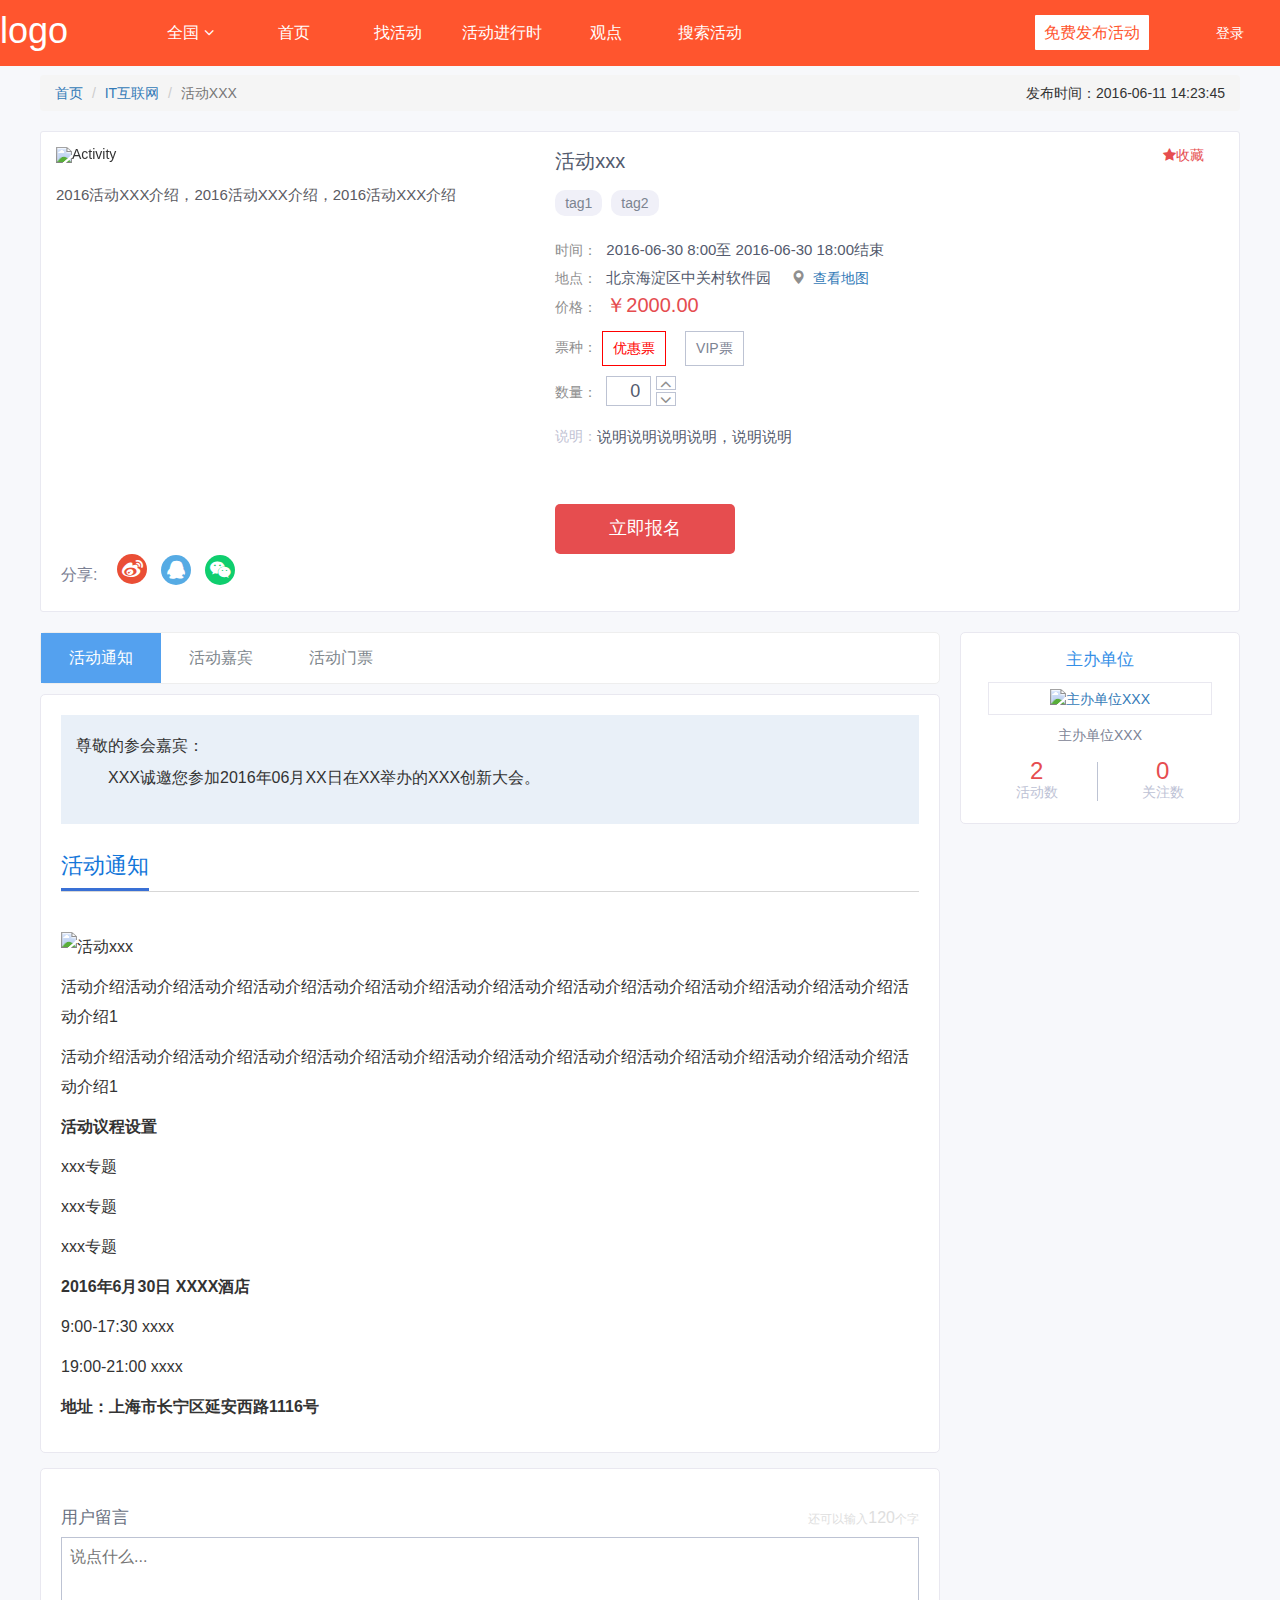
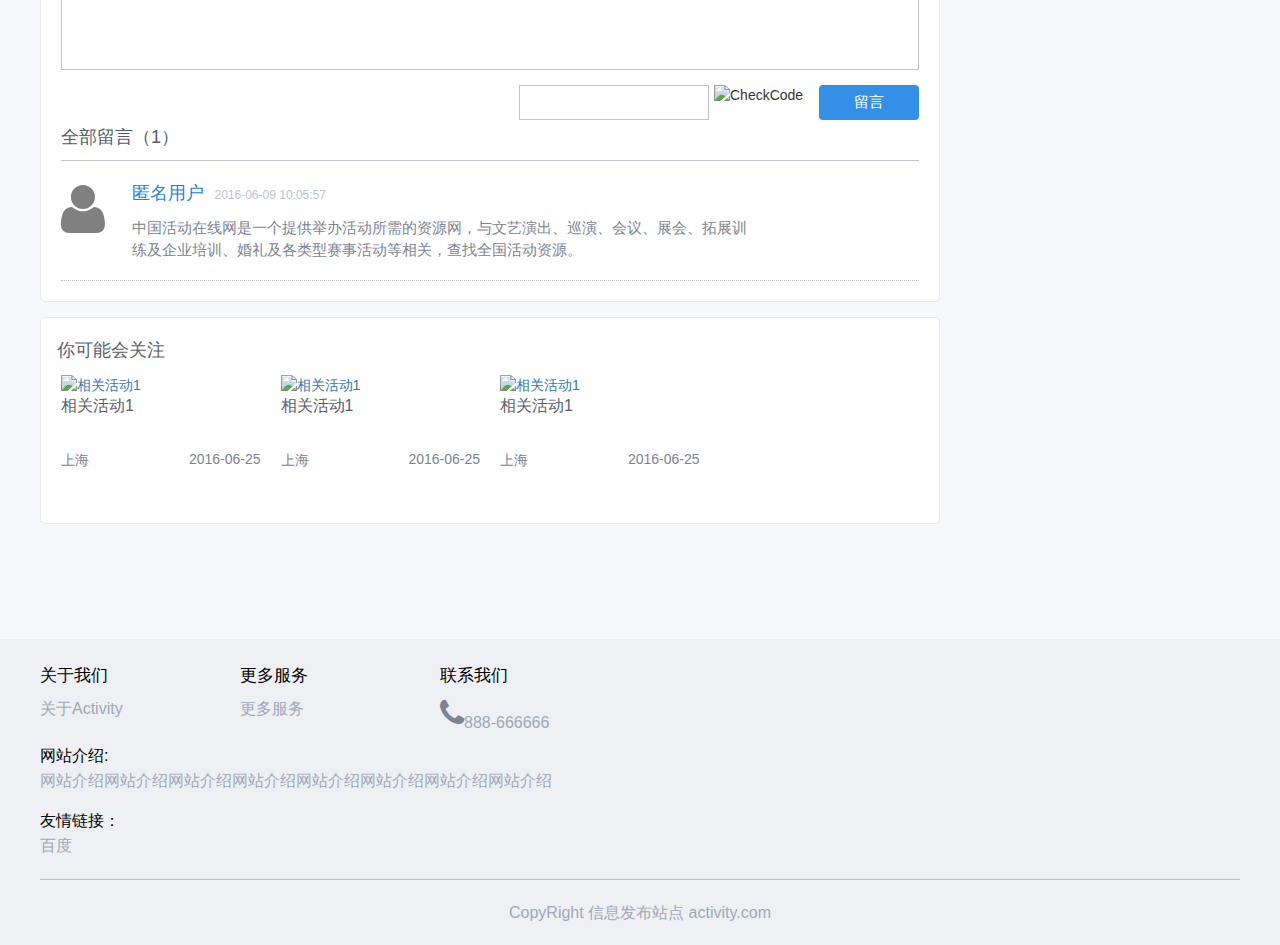
<file: WebContent/activity_detail.html>
<!DOCTYPE html>
<html lang="zh-Hans">
  <head>
    <title>首页</title>
    <meta charset="utf-8">
    <meta name="viewport" content="width=device-width, initial-scale=1">
    
     <!-- <link rel="stylesheet" href="http://maxcdn.bootstrapcdn.com/bootstrap/3.3.6/css/bootstrap.min.css">
    <script src="https://ajax.googleapis.com/ajax/libs/jquery/1.12.2/jquery.min.js"></script>
    <script src="http://maxcdn.bootstrapcdn.com/bootstrap/3.3.6/js/bootstrap.min.js"></script> -->
	<link href="./static/css/bootstrap.min.css" rel="stylesheet" />
	<link href="./static/css/font-awesome.min.css" rel="stylesheet">
	<link rel="stylesheet" href="./static/css/base.css">
	<link rel="stylesheet" href="./static/css/detail_activity.css"/>
	<script src="./static/js/com.js"></script>
  </head>
  <body>

    <script>util.topnav();</script>

	<div class="container content">
		<ol class="breadcrumb">
			<li><a href="index.html">首页</a></li>
			<li><a href="./find_activity.html">IT互联网</a></li>
			<li class="active">活动XXX</li>
			<span style="float: right;">发布时间：2016-06-11 14:23:45</span>
		</ol>
		<div class="activity_detail">

			<span class="collect"><span class="fa fa-star"></span>收藏</span>

			<div class="col-sm-5 col-xs-5 main_img">
				<div id="carousel_top" class="carousel slide" data-ride="">
					<div class="carousel-inner" role="listbox">
						<div class="item active">
							<img src="http://placehold.it/640x400?text=Activity" alt="Activity" />
						</div>

					</div>
				</div>
				<p title="2016活动，2016活动，2016活动">2016活动XXX介绍，2016活动XXX介绍，2016活动XXX介绍</p>
			</div>
			<div class="col-sm-7 col-xs-7 activity_price">
				<h1>
					<a >活动xxx</a>
				</h1>
				<p class="activity_tags">

					<a href="">tag1</a>
					<a href="">tag2</a>


				</p>
				<p class="activity_message">
					<span>时间：</span>
					2016-06-30 8:00至 2016-06-30 18:00结束
					<!--<span class="dead">(2016-06-15报名截止)</span>-->
					<br />
					<span>地点：</span>
					<font>北京海淀区中关村软件园‎ </font>
					<span class="map">
						<span class="glyphicon glyphicon-map-marker"></span>
						<a onclick="Map('北京海淀区中关村软件园‎ ‎  上海龙之梦大酒店')">查看地图</a>
					</span>
					<br />
					<span>价格：</span>
					<b class="price">￥2000.00</b> <br />
					<span style="float: left; margin-top: 13px">票种：</span>
					<span style="display: inline-block; width: 80%">
						<span class="ticket active" data-price="2000">优惠票</span>
						<span class="ticket" data-price="2300">VIP票</span>
					</span>
					<br />
					<span>数量：</span>
					<input id="number" type="text" value="0" />
					<span class="change_num">
						<span class="add fa fa-angle-up"></span>
						<span class="sub fa fa-angle-down"></span>
					</span>
					<br />
				</p>
				<p class="return ">
					<span style="color: #BFC2D3">说明：</span> <span
						style="width: 89%; font-size: 15px; min-height: 63px;" class='explain'> 说明说明说明说明，说明说明 </span>
				</p>

				<button type="button" id="apply">立即报名</button>

			</div>
			<div class="bdsharebuttonbox">
				<span style="line-height: 2.6;margin-left:20px">分享:</span>
				<a href="#" class="bds_tsina fa fa-weibo" data-cmd="tsina" title="分享到新浪微博"></a>
				<a href="#" class="bds_sqq fa fa-qq" data-cmd="sqq" title="分享到QQ好友"></a>
				<a href="#" class="bds_weixin fa fa-weixin" data-cmd="weixin" title="分享到微信"></a>
			</div>
		</div>
		
		<div class="activity_content">
			<div class="col-sm-9 col-xs-9 activity_left">
				<ul class="title">
					<li><span data-plne="meeting_1">活动通知</span></li>
					<li><span data-plne="meeting_2">活动嘉宾</span></li>
					<li><span data-plne="meeting_3">活动门票</span></li>

				</ul>
				
				<div class="event">
                    <div class="invitation">
                        尊敬的参会嘉宾：<br/>
                        <p class="share_text"style="text-indent: 2em">XXX诚邀您参加2016年06月XX日在XX举办的XXX创新大会。</p>
                        <p class="text-right" style="margin: 15px 0 0">
                    </div>
                    
                    <div class="meetingBgs"  id="meeting_1">
                        <div class="meetingBgs_name">
                            <h3>活动通知</h3>
                        </div>
						<div class="meeting_content">
							<p>
								<img alt="" src="http://placehold.it/673x336" />
							</p>

							<p>
								活动介绍活动介绍活动介绍活动介绍活动介绍活动介绍活动介绍活动介绍活动介绍活动介绍活动介绍活动介绍活动介绍活动介绍1
							</p>
							<p>
								活动介绍活动介绍活动介绍活动介绍活动介绍活动介绍活动介绍活动介绍活动介绍活动介绍活动介绍活动介绍活动介绍活动介绍1
							</p>


							<p>
								<strong>活动议程设置</strong>
							</p>

							<p>xxx专题</p><p>xxx专题</p><p>xxx专题</p>


							<p>
								<strong>2016年6月30日 XXXX酒店</strong>
							</p>

							<p>9:00-17:30 xxxx</p>

							<p>19:00-21:00 xxxx</p>

							<p>
								<strong>地址：上海市长宁区延安西路1116号</strong>
							</p>
						</div>


						
					</div>
					
					<div class="meetingBgs" style="display: none" id="meeting_2">
                        <div class="meetingBgs_name" >
                            <h3>活动嘉宾</h3>
                        </div>
						<div class="meeting_content">
							<div class="gues_mes">
                                <div class="gues_pic">
                                    
                                    <img alt="嘉宾" src=http://placehold.it/250x250 />
                                                                    
                                </div>
                                <p>嘉宾</p>
                                <p class="gues_company">嘉宾公司</p>
                                <p class="gues_job">CEO</p>
                            </div>
                            <div class="gues_mes">
                                <div class="gues_pic">
                                    
                                    <img alt="嘉宾" src=http://placehold.it/250x250 />
                                                                    
                                </div>
                                <p>嘉宾</p>
                                <p class="gues_company">嘉宾公司</p>
                                <p class="gues_job">CEO</p>
                            </div>
                            <div class="gues_mes">
                                <div class="gues_pic">
                                    
                                    <img alt="嘉宾" src=http://placehold.it/250x250 />
                                                                    
                                </div>
                                <p>嘉宾</p>
                                <p class="gues_company">嘉宾公司</p>
                                <p class="gues_job">CEO</p>
                            </div>
							
						</div>
					</div>
					
					<div class="meetingBgs" style="display: none" id="meeting_3">
                        <div class="meetingBgs_name" >
                            <h3>活动门票</h3>
                        </div>
						<div class="meeting_content">
							<p>
								<strong>优惠票：</strong>优惠票（原价2888元） ￥2000.00 - 报名期：5/15 09:00~/6/15 23:00 说明：高峰论坛、展览互动区
								、颁奖典礼、茶歇、资料速递
							</p>

							<p>
								<strong>VIP票：</strong>优惠价（原价3888元） ￥2700.00 - 报名期：5/15 09:00~/6/15 23:00 说明：高峰论坛、展览互动区
								、颁奖典礼、茶歇&amp;午餐、资料速递、前排就座
							</p>

							<p>
								<strong>双人票：</strong>优惠价（原价4600元） ￥3200.00 - 报名期：5/15 09:00~/6/15 23:00 说明：高峰论坛、展览互动区
								、颁奖典礼、茶歇、资料速递
							</p>

							
						</div>
					</div>
				</div><!--  end event-->
				<!-- user message -->
				<div class="user_message">
                    <h3>用户留言
                        <!--快速登录：<a class="wx" href="">微信</a><a class="weibo" href="">微博</a><a class="QQ" href="">QQ</a></span>-->
                        <span style="float: right;color: #DEDEDE;">还可以输入<font id="info" style="font-size: 16px">120</font>个字</span>
                    </h3>
                    <form class="publish" style="width: 100%;">
                        <div id="result" style="display: none;"></div>
                        <textarea class="emotion" rows="5" placeholder="说点什么..." ></textarea><br />
                        <input class="analytic" type="button" value="留言" />
                        <img  width="100" onclick="this.setAttribute('src','/get_check_code_image/?nocache='+Math.random());" src="http://placehold.it/100x35" alt="CheckCode" id="cap_img">
                        <input  type="text" id="code" />
                    </form>
                    <p class="all_message">全部留言（1）</p>
                    <div id="all_messages">
                        
                        <div class="message">
                            <div class="message1 col-sm-12 col-xs-12">
                                <div style="padding:0;" class="col-sm-1 col-xs-1">
                                    <span class="fa fa-user fa-4x" style="color:grey"></span>
                                    
                                </div>
                                <div  class="col-sm-11 col-xs-11 words">
                                    <p><span>匿名用户</span>2016-06-09 10:05:57</p>
                                    <p style="width: 80%;"> 中国活动在线网是一个提供举办活动所需的资源网，与文艺演出、巡演、会议、展会、拓展训练及企业培训、婚礼及各类型赛事活动等相关，查找全国活动资源。</p>
                                    <p>
                                    
                                    </p>
                                </div>
                            </div>
                        </div>
                        

                        </div>
                    <!--//验证码-->
                    <!--<div class="model" style="position:absolute;width: 300px;height: 200px;background: #7a7a7a">-->
                    <!--</div>-->
                    <!-- -->
                </div><!-- end message -->
				<div class="related_activity">
                    <p>你可能会关注</p>
                    
                    <div class="col-sm-3 col-xs-3">
                        <a href="#" target="_blank">
                            
                            <img width="100%" src="http://placehold.it/640x400?text=Activity" alt="相关活动1"/>
                            
                        </a>
                        <p><a style="color: #5A6070;" href="#" target="_blank">相关活动1</a></p>
                        <p><span>上海</span><span style="float: right">2016-06-25</span></p>
                    </div>
                    
                    <div class="col-sm-3 col-xs-3">
                        <a href="#" target="_blank">
                            
                            <img width="100%" src="http://placehold.it/640x400?text=Activity" alt="相关活动1"/>
                            
                        </a>
                        <p><a style="color: #5A6070;" href="#" target="_blank">相关活动1</a></p>
                        <p><span>上海</span><span style="float: right">2016-06-25</span></p>
                    </div>
                    <div class="col-sm-3 col-xs-3">
                        <a href="#" target="_blank">
                            
                            <img width="100%" src="http://placehold.it/640x400?text=Activity" alt="相关活动1"/>
                            
                        </a>
                        <p><a style="color: #5A6070;" href="#" target="_blank">相关活动1</a></p>
                        <p><span>上海</span><span style="float: right">2016-06-25</span></p>
                    </div>
                    
                    
                    
                </div>
				<!-- end 相关活动 -->
				
				
			</div>
			<!-- END LEFT -->
			<div class="col-sm-3 col-xs-3 activity_right">
				<div class="right_child" style="float: left">
					<div class="activity_share text-center" style="padding:15px;">
                        <p style="border: none;line-height: 24px">主办单位</p>
                        
                        
                        <div class="logo"><a target="_blank"  href="./sponsor_detail.html">
                            
                            <img height="40" src="http://placehold.it/300x120" alt="主办单位XXX"/></a>
                            
                        </div>
                        <p class="sponsor_des">主办单位XXX</p>
                        <span class="attention" style="border-right: 1px solid #BDC3D3"><font>2</font><br/>活动数</span>
                        <span class="attention"><font>0</font><br/>关注数</span>
                        
                        
                    </div>
					
				</div>
			
			</div><!-- END RIGHT -->
		</div>
	</div><!-- end container -->
	<div id="myAlert" class="alert alert-success alert_msg" style="">
	   <a href="#" class="close" >&times;</a>
	   <strong>收藏成功！</strong>
	</div>
	
	<!-- footer html template -->
	<script type="text/javascript">
		util.footerhtml()
	</script>

	<script src="./static/js/jquery-1.12.4.min.js"></script>
	<script src="./static/js/bootstrap.min.js"></script>
	<script src="./static/js/jquery.lazyload.min.js"></script>
	<script src="./static/js/detail_activity.js"></script>
</body>
</html>
</file>
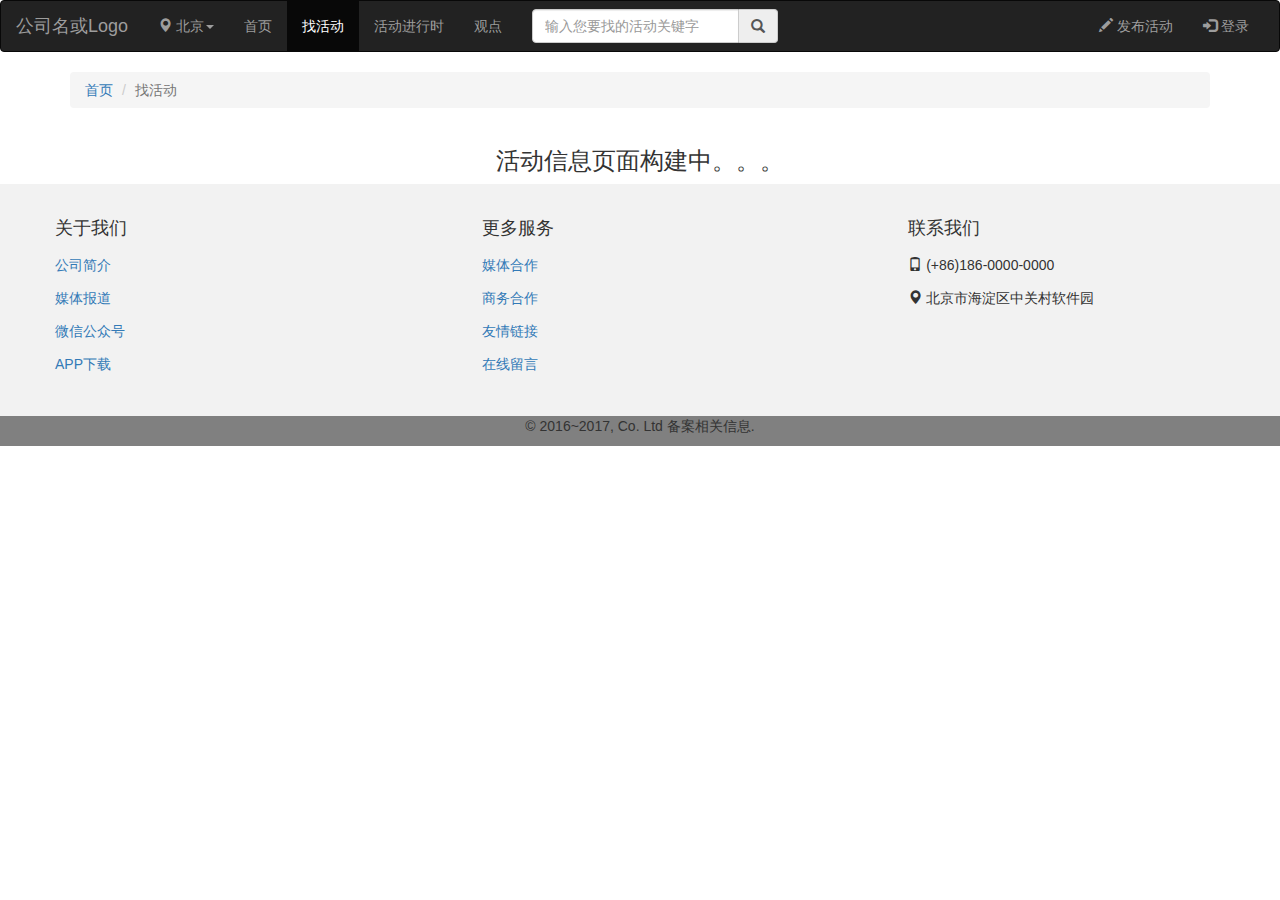
<file: WebContent/activity_list.html>
<!DOCTYPE html>
<html lang="zh-Hans">
  <head>
    <title>首页</title>
    <meta charset="utf-8">
    <meta name="viewport" content="width=device-width, initial-scale=1">
    
    <link rel="stylesheet" href="http://maxcdn.bootstrapcdn.com/bootstrap/3.3.6/css/bootstrap.min.css">
    <script src="https://ajax.googleapis.com/ajax/libs/jquery/1.12.2/jquery.min.js"></script>
    <script src="http://maxcdn.bootstrapcdn.com/bootstrap/3.3.6/js/bootstrap.min.js"></script>
    
	<!--
    <link rel="stylesheet" href="../css/bootstrap.min.css">
    <script src="../jquery.min.js"></script>
    <script src="../js/bootstrap.min.js"></script>
	-->
    <style>
      /* Add a gray background  color and some padding to the footer */
      footer {
        background-color: #f2f2f2;
        padding: 25px;
      }

      footer ul li {
        list-style: none;
        line-height: 33px;
        cursor: pointer;
      }

      .carousel-inner img {
        width: 100%; /* Set width to 100% */
        min-height: 200px;
      }

      .activity h3  {
        display: inline;
      }

      .activity h4  {
        display: inline;
      }

      .activity-hr {
        margin-top: 0px;
      }

      /* Hide the carousel text when the screen is less than 600 pixels wide */
      @media (max-width: 600px) {
        .carousel-caption {
          display: none; 
        }
      }
    </style>
  </head>
  <body>

    <nav class="navbar navbar-inverse">
    <div class="container-fluid">
      <div class="navbar-header">
        <button type="button" class="navbar-toggle" data-toggle="collapse" data-target="#myNavbar">
          <span class="icon-bar"></span>
          <span class="icon-bar"></span>
          <span class="icon-bar"></span>                        
        </button>
        <a class="navbar-brand" href="#">公司名或Logo</a>
      </div>
      <div class="collapse navbar-collapse" id="myNavbar">
        <ul class="nav navbar-nav">
          <li class="dropdown">
          <a class="dropdown-toggle" data-toggle="dropdown" href=“#”><span class="glyphicon glyphicon-map-marker"></span> 北京<span class="caret"></span></a>
          <ul class="dropdown-menu">
            <li><a href="#">上海</a></li>
            <li><a href="#">成都</a></li>
            <li><a href="#">深圳</a></li>
            <li><a href="#">武汉</a></li>
            <li class="divider"></li>
            <li><a href="cities.html" target="_blank">更多&gt;&gt;</a></li>
          </ul>
          </li>
          <li><a href="index.html">首页</a></li>
          <li class="active"><a href="activities.html">找活动</a></li>
          <li><a href="ongoing.html">活动进行时</a></li>
          <li><a href="views.html">观点</a></li>
        </ul>
        <form class="navbar-form navbar-left" role="search">
          <div class="input-group">
            <input type="text" class="form-control" placeholder="输入您要找的活动关键字">
            <a class="btn input-group-addon" href="search.html" type="submit"><span class="glyphicon glyphicon-search"></span></a>
          </div>

        </form>
        <ul class="nav navbar-nav navbar-right">
          <li><a href="posts.html"><span class="glyphicon glyphicon-pencil"></span> 发布活动</a></li>
          <li><a href="#"><span class="glyphicon glyphicon-log-in"></span> 登录</a></li>
        </ul>
      </div>
    </div>
    </nav>

    <div class="container">
      <ol class="breadcrumb">
        <li><a href="index.html">首页</a></li>
        <li class="active">找活动</li>
      </ol>
    </div>
    <div class="row text-center">
      <h3>活动信息页面构建中。。。</h3>
    </div>


    <!--
    <footer class="container-fluid text-center">
    <div class="col-sm-2 col-xs-2">
      <ul>
        <li class="title"><h4>关于我们</h4></li>
        <li><a href="#" rel="nofollow">公司简介</a></li>
        <li><a href="#" rel="nofollow">媒体报道</a></li>
        <li><a href="#" rel="nofollow">微信公众号</a></li>
        <li><a href="#" rel="nofollow">APP下载</a></li>
      </ul>
    </div>
    <div class="col-sm-2 col-xs-2">
      <ul>
        <li class="title"><h4>更多服务</h4></li>
        <li><a href="#" target="_blank" rel="nofollow">媒体合作</a></li>
        <li><a href="#" target="_blank" rel="nofollow">商务合作</a></li>
        <li><a href="#" target="_blank" rel="nofollow">友情链接</a></li>
        <li><a href="#" target="_blank" rel="nofollow">在线留言</a></li>
      </ul>
    </div>
    <div class="col-sm-4 col-xs-4">
      <ul>
        <li class="title"><h4>联系我们</h4></li>
        <li><span class="glyphicon glyphicon-phone"></span> (+86)186-0000-0000</li>
        <li><span class="glyphicon glyphicon-map-marker"></span> 北京市海淀区中关村软件园</li> 
      </ul>
    </div>
    <div class="col-sm-2 col-xs-2">
      <p>微信公众号</p>
      <img width="100" src="http://placehold.it/180x180" alt=""/>
      <p style="color: #A0A8B7;font-size: 12px;padding: 5px">精彩活动及时推送<br/>查询更方便</p>
    </div>
    <div class="col-sm-2 col-xs-2">
      <p>APP下载</p>
      <img width="100" src="http://placehold.it/180x180" alt=""/>
      <p style="color: #A0A8B7;font-size: 12px;padding: 5px">下载手机端APP<br/>随时随地报名参会</p>
    </div>
    </footer>
    -->
    <footer class="container-fluid">
    <div class="row">
      <div class="col-sm-4 col-xs-4">
        <ul>
          <li class="title"><h4>关于我们</h4></li>
          <li><a href="#" rel="nofollow">公司简介</a></li>
          <li><a href="#" rel="nofollow">媒体报道</a></li>
          <li><a href="#" rel="nofollow">微信公众号</a></li>
          <li><a href="#" rel="nofollow">APP下载</a></li>
        </ul>
      </div>
      <div class="col-sm-4 col-xs-4">
        <ul>
          <li class="title"><h4>更多服务</h4></li>
          <li><a href="#" target="_blank" rel="nofollow">媒体合作</a></li>
          <li><a href="#" target="_blank" rel="nofollow">商务合作</a></li>
          <li><a href="#" target="_blank" rel="nofollow">友情链接</a></li>
          <li><a href="#" target="_blank" rel="nofollow">在线留言</a></li>
        </ul>
      </div>
      <div class="col-sm-4 col-xs-4">
        <ul>
          <li class="title"><h4>联系我们</h4></li>
          <li><span class="glyphicon glyphicon-phone"></span> (+86)186-0000-0000</li>
          <li><span class="glyphicon glyphicon-map-marker"></span> 北京市海淀区中关村软件园</li> 
        </ul>
      </div>
    </div>

    </footer><div class="row" style="background-color: gray;">
    <p class="text-center">&copy; 2016~2017, Co. Ltd 备案相关信息.</p>
  </div>
</body>
</html>
</file>
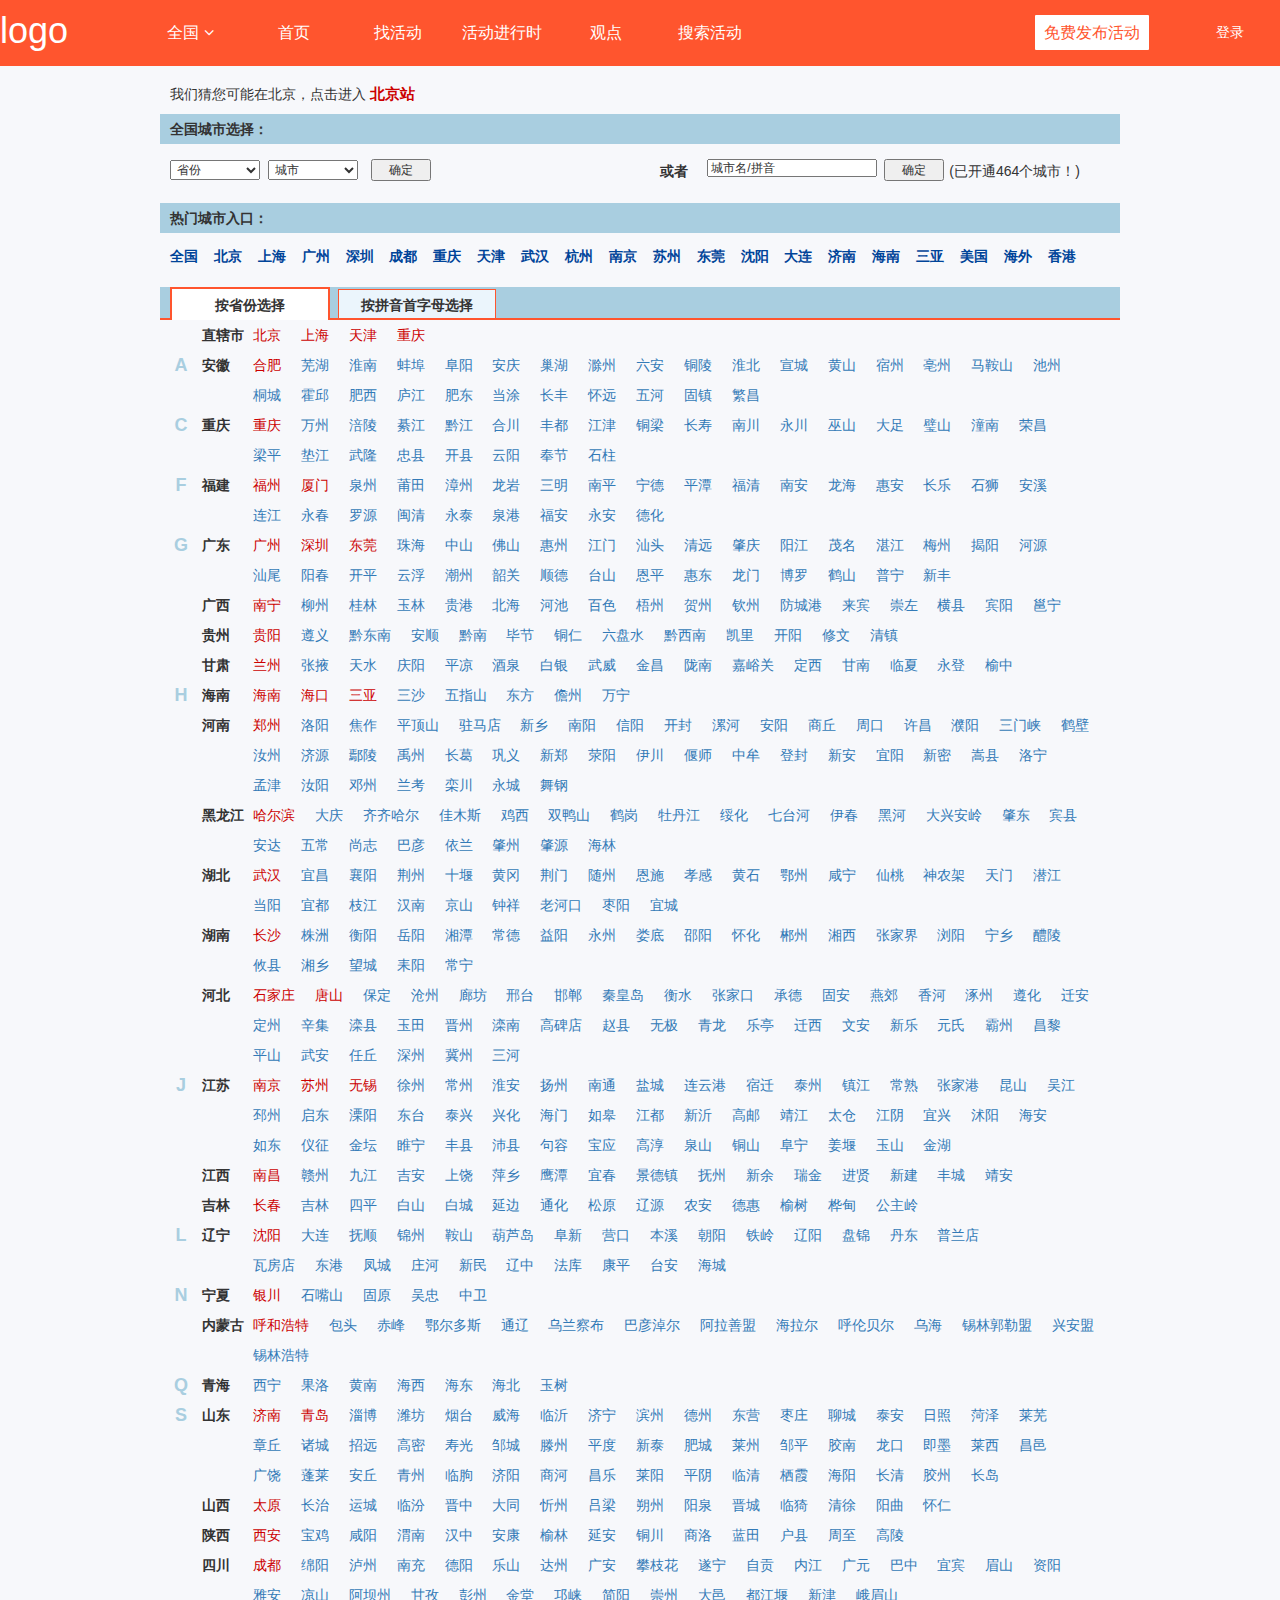
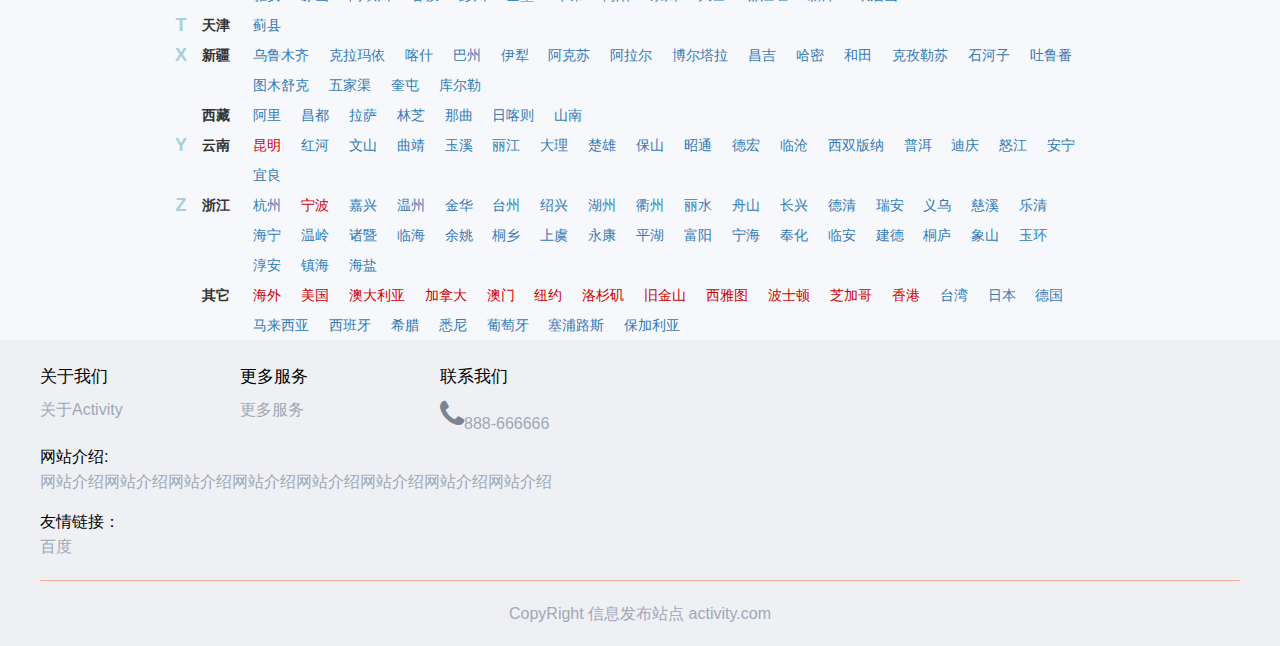
<file: WebContent/all_citys.html>
<!DOCTYPE html PUBLIC "-//W3C//DTD XHTML 1.0 Transitional//EN" "http://www.w3.org/TR/xhtml1/DTD/xhtml1-transitional.dtd">
<html xmlns="http://www.w3.org/1999/xhtml">
<head>
<meta http-equiv="Content-Type" content="text/html; charset=utf-8" />
<title></title>
<link type="text/css" rel="stylesheet" href="./static/css/allcitys.css" />
<link href="./static/css/font-awesome.min.css" rel="stylesheet">
	<link rel="stylesheet" href="./static/css/bootstrap.min.css">
		<link rel="stylesheet" href="./static/css/main.css">
			<link rel="stylesheet" href="./static/css/base.css">
				<script language="javascript" type="text/javascript" src="./static/js/allcitys.js"></script>
				<script src="./static/js/com.js"></script>
				<script language=JavaScript>
					var city1 = "", city2 = "", city2url = "";
					//我们猜您可能在北京，点击进入 北京站
					function setup() {
						for (i = 0; i < s.length - 1; i++)
							g(s[i]).onchange = new Function("change(" + (i + 1)
									+ ")");
						change(0);
						if (city1 != "" && city2 != "" && city2url != "") {
							city1 = city1.replace("市", "");
							g("city1").innerHTML = city1;
							if (city1 == "北京") {
								g("city2").innerHTML = '<a href="./index.html">全国站</a>';
								return;
							}
							for ( var c in cityJson) {
								if (cityJson[c].name == city1) {
									g("city2").innerHTML = '<a href="'+cityJson[c].url+'">'
											+ city1 + '站</a>';
									break;
								}
							}
						}
					}
					function gotourl() {
						var url = g("s3").value;
						if (url == "" || url == "县" || g("s1").value == "省份"
								|| g("s2").value == "城市") {
							alert("请选择");
							return;
						} else {
							//window.open(url);
							window.open("./index.html")
							return;
						}
					}
					function dd(cname, url) {
						g("citys").style.display = "none";
						g("spellcity").value = cname;
						targetcity = url;
						window.open(url);
					}
					function keygo(e) {
						e = e || window.event;
						var key = e.which ? e.which : e.keyCode;
						if (key == 38) {//↑
							for (i = 1; i <= lii; i++) {
								g("li_" + i).className = "";
							}
							ci--;
							if (ci <= 0)
								ci = lii;
							g("li_" + ci).className = "ac_over";//
							uptoinput(ci);
						}
						if (key == 40) {//↓		
							for (i = 1; i <= lii; i++) {
								g("li_" + i).className = "";
							}
							ci++;
							if (ci > lii)
								ci = 1;
							g("li_" + ci).className = "ac_over";
							uptoinput(ci);
						}
						if (key == 13) {
							g("citys").style.display = "none";
							if (targetcity != '')
								window.open(targetcity);
						}
					}
					function uptoinput(i) {
						var cname, url, obj;
						obj = g("ca_" + i);
						url = obj.href;
						cname = obj.innerHTML
						g("spellcity").value = cname.toLowerCase().replace(
								"<font color=\"red\">", "").replace("</font>",
								"").replace("<font color=red>", "");
						targetcity = url;
					}
				</script>
				<style>
.ac_results ul li {
	cursor: pointer
}
</style>
</head>
<body>
	<!-- nav bar html template script-->
	<script>
		util.topnav(1);
	</script>


	<!--页面主体 begin-->
	<div class="mainBody">
		<div class="clear"></div>
		<div class="mainContent">

			<!--城市搜索部分 begin-->
			<div class="topcity">
				<div class="fl" id="sffamily_B01_02">
					我们猜您可能在<span id="city1">北京</span>，点击进入 <strong class="f15 fred" id="city2"><a
							href="./index.html">北京站</a></strong>
				</div>
				<div class="question"></div>
			</div>
			<div class="allcitybk">
				<div class="title01">全国城市选择：</div>
				<div class="search" style="margin-bottom: 5px;">
					<div class="left_search" id="sffamily_B01_03">
						<select name="s1" id="s1"></select> <select name="s2" id="s2"></select> <select name="s3"
							id="s3" style="display: none"></select> <input class="btn_sure" type="button" name="input"
							value="确定" onclick="gotourl()" />
					</div>
					<div class="right_search" onkeyup="return keygo(event)"
						style="float: right; margin-right: 40px; _margin-right: 20px" id="sffamily_B01_04">
						<span class="chose_or">或者</span> <input id="spellcity" type="text"
							onkeyup="startRequest(this.value,event)" onblur="if(this.value=='') this.value='城市名/拼音';"
							class="input_in ac_input" value="城市名/拼音" autocomplete="off" /> <input class="btn_sure"
							type="button" name="input" value="确定" onclick="if(targetcity!='') window.open(targetcity);" />
						(已开通464个城市！)
						<ul id="nocity" style="display: none; left: 518px; _left: 495px; top: 168px;"
							class="ten_city noin">
							<li>暂无此城市</li>
						</ul>
						<div id="citys" class="ac_results" style="display: none;">
							<ul>
								<li class="tips">输入中文/拼音或↑↓键选择</li>
								<li id="li_1" onclick="dd('北京','./index.html')" class="ac_over"
									onmouseover="this.className='ac_over'" onmouseout="this.className=''"><span
									class="pinying">beijing</span> <a style="display: none" id="ca_1" href="./index.html">北京</a>北京</li>
								<li id="li_2" onclick="dd('上海','./index.html')" onmouseover="this.className='ac_over'"
									onmouseout="this.className=''"><span class="pinying">shanghai</span> <a
										style="display: none" id="ca_2" href="./index.html" target="_blank">上海</a>上海</li>
								<li id="li_3" onclick="dd('广州','./index.html')" onmouseover="this.className='ac_over'"
									onmouseout="this.className=''"><span class="pinying">guangzhou</span> <a
										style="display: none" id="ca_3" href="./index.html" target="_blank">广州</a>广州</li>
								<li id="li_4" onclick="dd('深圳','./index.html')" onmouseover="this.className='ac_over'"
									onmouseout="this.className=''"><span class="pinying">shenzhen</span> <a
										style="display: none" id="ca_4" href="./index.html" target="_blank">深圳</a>深圳</li>
								<li id="li_5" onclick="dd('成都','./index.html')" onmouseover="this.className='ac_over'"
									onmouseout="this.className=''"><span class="pinying">chengdu</span> <a
										style="display: none" id="ca_5" href="./index.html" target="_blank">成都</a>成都</li>
							</ul>
						</div>
					</div>
				</div>
			</div>
			<div class="allcitybk">
				<div class="title01">热门城市入口：</div>
				<div class="searchcity fblue">
					<a href="./index.html" target="_blank" id="sffamily_B02_01">全国</a>
					<a href="./index.html" target="_blank" id="sffamily_B02_02">北京</a>
					<a href="./index.html" target="_blank" id="sffamily_B02_03">上海</a>
					<a href="./index.html" target="_blank" id="sffamily_B02_04">广州</a>
					<a href="./index.html" target="_blank" id="sffamily_B02_05">深圳</a>
					<a href="./index.html" target="_blank" id="sffamily_B02_06">成都</a>
					<a href="./index.html" target="_blank" id="sffamily_B02_07">重庆</a>
					<a href="./index.html" target="_blank" id="sffamily_B02_08">天津</a>
					<a href="./index.html" target="_blank" id="sffamily_B02_09">武汉</a>
					<a href="./index.html" target="_blank" id="sffamily_B02_10">杭州</a>
					<a href="./index.html" target="_blank" id="sffamily_B02_11">南京</a>
					<a href="./index.html" target="_blank" id="sffamily_B02_12">苏州</a>
					<a href="./index.html" target="_blank" id="sffamily_B02_13">东莞</a>
					<a href="./index.html" target="_blank" id="sffamily_B02_14">沈阳</a>
					<a href="./index.html" target="_blank" id="sffamily_B02_15">大连</a>
					<a href="./index.html" target="_blank" id="sffamily_B02_16">济南</a>
					<a href="./index.html" target="_blank" id="sffamily_B02_17">海南</a>
					<a href="./index.html" target="_blank" id="sffamily_B02_18">三亚</a>
					<a href="./index.html" target="_blank" id="sffamily_B02_19">美国</a>
					<a href="./index.html" target="_blank" id="sffamily_B02_20">海外</a>
					<a href="http://www.hkproperty.com/" target="_blank" id="sffamily_B02_21">香港</a>
				</div>
			</div>
			<!--城市搜索部分 end-->
			<!--按拼音首字母选择及按省份选择 begin-->
			<div class="letterSelt">
				<div class="title02">
					<div class="btnOn" id="m02"
						onmouseover="this.className='btnOn';g('m01').className='btnOut';g('c02').style.display='';g('c01').style.display='none';">按省份选择</div>
					<div class="ge">&nbsp;</div>
					<div class="btnOut" id="m01"
						onmouseover="this.className='btnOn';g('m02').className='btnOut';g('c01').style.display='';g('c02').style.display='none';">按拼音首字母选择</div>
				</div>
				<div class="clear"></div>
				<!--按拼音首字母选择 begin-->
				<div class="onCont" id="c01" style="display: none">
					<table class="table01" border="0" cellspacing="0" cellpadding="0" id="senfe1">
						<tr id="sffamily_B04_01">
							<td width="42" valign="top" class="font01" style="text-align: center;">A</td>
							<td width="918"><a href="./index.html" target="_blank">鞍山</a> <a href="./index.html"
									target="_blank">安阳</a> <a href="./index.html" target="_blank">安庆</a> <a href="./index.html"
									target="_blank">安康</a> <a href="./index.html" target="_blank">阿坝州</a> <a
									href="./index.html" target="_blank">安顺</a> <a href="./index.html" target="_blank">澳大利亚</a>
								<a href="./index.html" target="_blank">澳门</a> <a href="./index.html" target="_blank">阿克苏</a>
								<a href="./index.html" target="_blank">阿拉尔</a> <a href="./index.html" target="_blank">阿里</a>
								<a href="./index.html" target="_blank">阿坝</a> <a href="./index.html" target="_blank">阿拉善盟</a>
								<a href="./index.html" target="_blank">安达</a> <a href="./index.html" target="_blank">安宁</a>
								<a href="./index.html" target="_blank">安丘</a></td>
						</tr>
						<tr id="sffamily_B04_01">
							<td width="42" valign="top" class="font01" style="text-align: center;">&nbsp;</td>
							<td width="918"><a href="./index.html" target="_blank">安溪</a> <!-- 					<a href="./index.html" target="_blank">安吉</a> -->
							</td>
						</tr>
						<tr id="sffamily_B04_02">
							<td valign="top" class="font01" style="text-align: center;">B</td>
							<td><a href="./index.html" target="_blank" class="red">北京</a> <a href="./index.html"
									target="_blank">包头</a> <a href="./index.html" target="_blank">保定</a> <a href="./index.html"
									target="_blank">北海</a> <a href="./index.html" target="_blank">宝鸡</a> <a href="./index.html"
									target="_blank">滨州</a> <a href="./index.html" target="_blank">蚌埠</a> <a href="./index.html"
									target="_blank">本溪</a> <a href="./index.html" target="_blank">白城</a> <a href="./index.html"
									target="_blank">亳州</a> <a href="./index.html" target="_blank">保山</a> <a href="./index.html"
									target="_blank">巴中</a> <a href="./index.html" target="_blank">白山</a> <a href="./index.html"
									target="_blank">白银</a> <a href="./index.html" target="_blank">百色</a> <a href="./index.html"
									target="_blank">毕节</a> <a href="./index.html" target="_blank">巴彦淖尔</a></td>
						</tr>
						<tr id="sffamily_B04_02">
							<td valign="top" class="font01" style="text-align: center;">&nbsp;</td>
							<td><a href="./index.html" target="_blank">波士顿</a> <a href="./index.html"
									target="_blank">巴州</a> <a href="./index.html" target="_blank">博尔塔拉</a> <a
									href="./index.html" target="_blank">保加利亚</a> <a href="./index.html" target="_blank">宾县</a>
								<a href="./index.html" target="_blank">宝应</a> <a href="./index.html" target="_blank">巴彦</a>
								<a href="./index.html" target="_blank">宾阳</a> <a href="./index.html" target="_blank">璧山</a>
								<a href="./index.html" target="_blank">博罗</a> <a href="./index.html" target="_blank">霸州</a>
							</td>
						</tr>
						<tr id="sffamily_B04_03">
							<td class="font01" style="text-align: center;">C</td>
							<td><a href="./index.html" target="_blank" class="red">重庆</a> <a href="./index.html"
									target="_blank" class="red">成都</a> <a href="./index.html" target="_blank" class="red">长沙</a>
								<a href="./index.html" target="_blank" class="red">长春</a> <a href="./index.html"
									target="_blank" class="red">常州</a> <a href="./index.html" target="_blank">常熟</a> <a
									href="./index.html" target="_blank">郴州</a> <a href="./index.html" target="_blank">承德</a> <a
									href="./index.html" target="_blank">长治</a> <a href="./index.html" target="_blank">楚雄</a> <a
									href="./index.html" target="_blank">朝阳</a> <a href="./index.html" target="_blank">巢湖</a> <a
									href="./index.html" target="_blank">池州</a> <a href="./index.html" target="_blank">赤峰</a> <a
									href="./index.html" target="_blank">滁州</a> <a href="./index.html" target="_blank">沧州</a> <a
									href="./index.html" target="_blank">潮州</a> <a href="./index.html" target="_blank">长寿</a></td>
						</tr>
						<tr id="sffamily_B04_03">
							<td class="font01" style="text-align: center;">&nbsp;</td>
							<td><a href="./index.html" target="_blank">长乐</a> <a href="./index.html" target="_blank">崇左</a>
								<a href="./index.html" target="_blank">常德</a> <a href="./index.html" target="_blank">长兴</a>
								<a href="./index.html" target="_blank">昌吉</a> <a href="./index.html" target="_blank">昌都</a>
								<a href="./index.html" target="_blank">慈溪</a> <a href="./index.html" target="_blank">长葛</a>
								<a href="./index.html" target="_blank">昌邑</a> <a href="./index.html" target="_blank">淳安</a>
								<a href="./index.html" target="_blank">长丰</a> <a href="./index.html" target="_blank">昌乐</a>
								<a href="./index.html" target="_blank">崇州</a> <a href="./index.html" target="_blank">昌黎</a>
								<a href="./index.html" target="_blank">长清</a> <a href="./index.html" target="_blank">长岛</a>
								<a href="./index.html" target="_blank">常宁</a></td>
						</tr>
						<tr id="sffamily_B04_04">
							<td valign="top" class="font01" style="text-align: center;">D</td>
							<td><a href="./index.html" target="_blank" class="red">大连</a> <a href="./index.html"
									target="_blank" class="red">东莞</a> <a href="./index.html" target="_blank">德国</a> <a
									href="./index.html" target="_blank">东营</a> <a href="./index.html" target="_blank">德州</a> <a
									href="./index.html" target="_blank">大庆</a> <a href="./index.html" target="_blank">丹东</a> <a
									href="./index.html" target="_blank">大同</a> <a href="./index.html" target="_blank">大理</a> <a
									href="./index.html" target="_blank">德宏</a> <a href="./index.html" target="_blank">达州</a> <a
									href="./index.html" target="_blank">德阳</a> <a href="./index.html" target="_blank">德清</a> <a
									href="./index.html" target="_blank">定西</a> <a href="./index.html" target="_blank">迪庆</a> <a
									href="./index.html" target="_blank">大兴安岭</a> <a href="./index.html" target="_blank">东台</a>
								<a href="./index.html" target="_blank">东港</a></td>
						</tr>
						<tr id="sffamily_B04_04">
							<td valign="top" class="font01" style="text-align: center;">&nbsp;</td>
							<td><a href="./index.html" target="_blank" class="red">当涂</a> <a href="./index.html"
									target="_blank" class="red">当阳</a> <a href="./index.html" target="_blank">登封</a> <a
									href="./index.html" target="_blank">德惠</a> <a href="./index.html" target="_blank">定州</a> <a
									href="./index.html" target="_blank">大邑</a> <a href="./index.html" target="_blank">大足</a> <a
									href="./index.html" target="_blank">垫江</a> <a href="./index.html" target="_blank">东方</a> <a
									href="./index.html" target="_blank">都江堰</a> <a href="./index.html" target="_blank">儋州</a> <a
									href="./index.html" target="_blank">邓州</a> <a href="./index.html" target="_blank">德化</a></td>
						</tr>
						<tr id="sffamily_B04_05">
							<td valign="top" class="font01" style="text-align: center;">E</td>
							<td><a href="./index.html" target="_blank">鄂尔多斯</a> <a href="./index.html"
									target="_blank">恩施</a> <a href="./index.html" target="_blank">鄂州</a> <a href="./index.html"
									target="_blank">恩平</a> <a href="./index.html" target="_blank">峨眉山</a></td>
						</tr>
						<tr id="sffamily_B04_06">
							<td valign="top" class="font01" style="text-align: center;">F</td>
							<td><a href="./index.html" target="_blank" class="red">佛山</a> <a href="./index.html"
									target="_blank">福清</a> <a href="./index.html" target="_blank" class="red">福州</a> <a
									href="./index.html" target="_blank">抚顺</a> <a href="./index.html" target="_blank">阜阳</a> <a
									href="./index.html" target="_blank">阜新</a> <a href="./index.html" target="_blank">抚州</a> <a
									href="./index.html" target="_blank">防城港</a> <a href="./index.html" target="_blank">丰都</a> <a
									href="./index.html" target="_blank">涪陵</a> <a href="./index.html" target="_blank">肥城</a> <a
									href="./index.html" target="_blank">富阳</a> <a href="./index.html" target="_blank">奉化</a> <a
									href="./index.html" target="_blank">凤城</a> <a href="./index.html" target="_blank">肥西</a> <a
									href="./index.html" target="_blank">肥东</a> <a href="./index.html" target="_blank">丰县</a> <a
									href="./index.html" target="_blank">法库</a></td>
						</tr>
						<tr id="sffamily_B04_06">
							<td valign="top" class="font01" style="text-align: center;">&nbsp;</td>
							<td><a href="./index.html" target="_blank">奉节</a> <a href="./index.html" target="_blank">阜宁</a>
								<a href="./index.html" target="_blank">福安</a> <a href="./index.html" target="_blank">丰城</a>
								<a href="./index.html" target="_blank">繁昌</a></td>
						</tr>
						<tr id="sffamily_B04_07">
							<td valign="top" class="font01" style="text-align: center;">G</td>
							<td><a href="./index.html" target="_blank" class="red">广州</a> <a href="./index.html"
									target="_blank" class="red">贵阳</a> <a href="./index.html" target="_blank">桂林</a> <a
									href="./index.html" target="_blank">赣州</a> <a href="./index.html" target="_blank">贵港</a> <a
									href="./index.html" target="_blank">固原</a> <a href="./index.html" target="_blank">广安</a> <a
									href="./index.html" target="_blank">广元</a> <a href="./index.html" target="_blank">固安</a> <a
									href="./index.html" target="_blank">甘孜</a> <a href="./index.html" target="_blank">果洛</a> <a
									href="./index.html" target="_blank">甘南</a> <a href="./index.html" target="_blank">高密</a> <a
									href="./index.html" target="_blank">巩义</a> <a href="./index.html" target="_blank">高邮</a> <a
									href="./index.html" target="_blank">广饶</a> <a href="./index.html" target="_blank">高碑店</a> <a
									href="./index.html" target="_blank">固镇</a></td>
						</tr>
						<tr id="sffamily_B04_07">
							<td valign="top" class="font01" style="text-align: center;">&nbsp;</td>
							<td><a href="./index.html" target="_blank">高陵</a> <a href="./index.html" target="_blank">高淳</a>
								<a href="./index.html" target="_blank">公主岭</a></td>
						</tr>
						<tr id="sffamily_B04_08">
							<td valign="top" class="font01" style="text-align: center;">H</td>
							<td><a href="./index.html" target="_blank" class="red">海外</a> <a href="./index.html"
									target="_blank" class="red">杭州</a> <a href="./index.html" target="_blank" class="red">哈尔滨</a>
								<a href="./index.html" target="_blank" class="red">海南</a> <a href="./index.html"
									target="_blank" class="red">海口</a> <a href="./index.html" target="_blank" class="red">合肥</a>
								<a href="./index.html" target="_blank" class="red">呼和浩特</a> <a href="./index.html"
									target="_blank">邯郸</a> <a href="./index.html" target="_blank">惠州</a> <a href="./index.html"
									target="_blank">淮安</a> <a href="./index.html" target="_blank">菏泽</a> <a href="./index.html"
									target="_blank">湖州</a> <a href="./index.html" target="_blank">衡水</a> <a href="./index.html"
									target="_blank">衡阳</a> <a href="./index.html" target="_blank">汉中</a> <a href="./index.html"
									target="_blank">黄石</a> <a href="./index.html" target="_blank">怀化</a></td>
						</tr>
						<tr id="sffamily_B04_08">
							<td valign="top" class="font01" style="text-align: center;">&nbsp;</td>
							<td><a href="./index.html" target="_blank">海门</a> <a href="./index.html" target="_blank">霍邱</a>
								<a href="./index.html" target="_blank">惠安</a> <a href="./index.html" target="_blank">黄冈</a>
								<a href="./index.html" target="_blank">河池</a> <a href="./index.html" target="_blank">红河</a>
								<a href="./index.html" target="_blank">鹤岗</a> <a href="./index.html" target="_blank">鹤壁</a>
								<a href="./index.html" target="_blank">淮南</a> <a href="./index.html" target="_blank">淮北</a>
								<a href="./index.html" target="_blank">黄山</a> <a href="./index.html" target="_blank">葫芦岛</a>
								<a href="./index.html" target="_blank">河源</a> <a href="./index.html" target="_blank">贺州</a>
								<a href="./index.html" target="_blank">黑河</a> <a href="./index.html" target="_blank">合川</a>
								<a href="./index.html" target="_blank">黄南</a> <a href="./index.html" target="_blank">海西</a>

							</td>
						</tr>
						<tr id="sffamily_B04_08">
							<td valign="top" class="font01" style="text-align: center;">&nbsp;</td>
							<td><a href="./index.html" target="_blank">海东</a> <a href="./index.html" target="_blank">海北</a>
								<a href="./index.html" target="_blank">呼伦贝尔</a> <a href="./index.html" target="_blank">海拉尔</a>
								<a href="./index.html" target="_blank">哈密</a> <a href="./index.html" target="_blank">和田</a>
								<a href="./index.html" target="_blank">海宁</a> <a href="./index.html" target="_blank">海安</a>
								<a href="./index.html" target="_blank">惠东</a> <a href="./index.html" target="_blank">户县</a>
								<a href="./index.html" target="_blank">横县</a> <a href="./index.html" target="_blank">怀远</a>
								<a href="./index.html" target="_blank">鹤山</a> <a href="./index.html" target="_blank">海阳</a>
								<a href="./index.html" target="_blank">海林</a> <a href="./index.html" target="_blank">汉南</a>
								<a href="./index.html" target="_blank">桦甸</a></td>
						</tr>
						<tr id="sffamily_B04_08">
							<td valign="top" class="font01" style="text-align: center;">&nbsp;</td>
							<td><a href="./index.html" target="_blank">海城</a> <a href="./index.html" target="_blank">怀仁</a>
								<a href="./index.html" target="_blank">海盐</a></td>
						</tr>
						<tr id="sffamily_B04_09">
							<td valign="top" class="font01" style="text-align: center;">J</td>
							<td><a href="./index.html" target="_blank" class="red">济南</a> <a href="./index.html"
									target="_blank">吉林</a> <a href="./index.html" target="_blank">嘉兴</a> <a href="./index.html"
									target="_blank">金华</a> <a href="./index.html" target="_blank">晋城</a> <a href="./index.html"
									target="_blank">江阴</a> <a href="./index.html" target="_blank">江门</a> <a href="./index.html"
									target="_blank">九江</a> <a href="./index.html" target="_blank">济宁</a> <a href="./index.html"
									target="_blank">揭阳</a> <a href="./index.html" target="_blank">焦作</a> <a href="./index.html"
									target="_blank">荆州</a> <a href="./index.html" target="_blank">佳木斯</a> <a
									href="./index.html" target="_blank">鸡西</a> <a href="./index.html" target="_blank">吉安</a> <a
									href="./index.html" target="_blank">金昌</a> <a href="./index.html" target="_blank">晋中</a> <a
									href="./index.html" target="_blank">江都</a></td>
						</tr>
						<tr id="sffamily_B04_09">
							<td valign="top" class="font01" style="text-align: center;">&nbsp;</td>
							<td><a href="./index.html" target="_blank">胶南</a> <a href="./index.html" target="_blank">靖江</a>
								<a href="./index.html" target="_blank">锦州</a> <a href="./index.html" target="_blank">景德镇</a>
								<a href="./index.html" target="_blank">荆门</a> <a href="./index.html" target="_blank">嘉峪关</a>
								<a href="./index.html" target="_blank">酒泉</a> <a href="./index.html" target="_blank">江津</a>
								<a href="./index.html" target="_blank">旧金山</a> <a href="./index.html" target="_blank">济源</a>
								<a href="./index.html" target="_blank">金坛</a> <a href="./index.html" target="_blank">即墨</a>
								<a href="./index.html" target="_blank">建德</a> <a href="./index.html" target="_blank">进贤</a>
								<a href="./index.html" target="_blank">句容</a> <a href="./index.html" target="_blank">金堂</a>
								<a href="./index.html" target="_blank">济阳</a></td>
						</tr>
						<tr id="sffamily_B04_09">
							<td valign="top" class="font01" style="text-align: center;">&nbsp;</td>
							<td><a href="./index.html" target="_blank">晋州</a> <a href="./index.html" target="_blank">简阳</a>
								<a href="./index.html" target="_blank">胶州</a> <a href="./index.html" target="_blank">姜堰</a>
								<a href="./index.html" target="_blank">蓟县</a> <a href="./index.html" target="_blank">京山</a>
								<a href="./index.html" target="_blank">金湖</a> <a href="./index.html" target="_blank">靖安</a>
								<a href="./index.html" target="_blank">冀州</a></td>
						</tr>
						<tr id="sffamily_B04_10">
							<td valign="top" class="font01" style="text-align: center;">K</td>
							<td><a href="./index.html" target="_blank" class="red">昆明</a> <a href="./index.html"
									target="_blank" class="red">昆山</a> <a href="./index.html" target="_blank">克拉玛依</a> <a
									href="./index.html" target="_blank">喀什</a> <a href="./index.html" target="_blank">开封</a> <a
									href="./index.html" target="_blank">克孜勒苏</a> <a href="./index.html" target="_blank">开平</a>
								<a href="./index.html" target="_blank">凯里</a> <a href="./index.html" target="_blank">康平</a>
								<a href="./index.html" target="_blank">开阳</a> <a href="./index.html" target="_blank">开县</a>
								<a href="./index.html" target="_blank">奎屯</a> <a href="./index.html" target="_blank">库尔勒</a>
							</td>
						</tr>
						<tr id="sffamily_B04_11">
							<td valign="top" class="font01" style="text-align: center;">L</td>
							<td><a href="./index.html" target="_blank" class="red">兰州</a> <a href="./index.html"
									target="_blank">丽水</a> <a href="./index.html" target="_blank">连云港</a> <a
									href="./index.html" target="_blank">洛阳</a> <a href="./index.html" target="_blank">柳州</a> <a
									href="./index.html" target="_blank">廊坊</a> <a href="./index.html" target="_blank">聊城</a> <a
									href="./index.html" target="_blank">临沂</a> <a href="./index.html" target="_blank">乐山</a> <a
									href="./index.html" target="_blank">吕梁</a> <a href="./index.html" target="_blank">辽阳</a> <a
									href="./index.html" target="_blank">辽源</a> <a href="./index.html" target="_blank">临汾</a> <a
									href="./index.html" target="_blank">龙岩</a> <a href="./index.html" target="_blank">漯河</a> <a
									href="./index.html" target="_blank">泸州</a> <a href="./index.html" target="_blank">龙海</a> <a
									href="./index.html" target="_blank">龙口</a></td>
						</tr>
						<tr id="sffamily_B04_11">
							<td valign="top" class="font01" style="text-align: center;">&nbsp;</td>
							<td><a href="./index.html" target="_blank">莱州</a> <a href="./index.html" target="_blank">丽江</a>
								<a href="./index.html" target="_blank">六安</a> <a href="./index.html" target="_blank">莱芜</a>
								<a href="./index.html" target="_blank">临沧</a> <a href="./index.html" target="_blank">凉山</a>
								<a href="./index.html" target="_blank">陇南</a> <a href="./index.html" target="_blank">来宾</a>
								<a href="./index.html" target="_blank">六盘水</a> <a href="./index.html" target="_blank">娄底</a>
								<a href="./index.html" target="_blank">洛杉矶</a> <a href="./index.html" target="_blank">拉萨</a>
								<a href="./index.html" target="_blank">临夏</a> <a href="./index.html" target="_blank">林芝</a>
								<a href="./index.html" target="_blank">临猗</a> <a href="./index.html" target="_blank">临海</a>
								<a href="./index.html" target="_blank">溧阳</a> <a href="./index.html" target="_blank">莱西</a>
							</td>
						</tr>
						<tr id="sffamily_B04_11">
							<td valign="top" class="font01" style="text-align: center;">&nbsp;</td>
							<td><a href="./index.html" target="_blank">临安</a> <a href="./index.html" target="_blank">连江</a>
								<a href="./index.html" target="_blank">临朐</a> <a href="./index.html" target="_blank">庐江</a>
								<a href="./index.html" target="_blank">莱阳</a> <a href="./index.html" target="_blank">蓝田</a>
								<a href="./index.html" target="_blank">辽中</a> <a href="./index.html" target="_blank">浏阳</a>
								<a href="./index.html" target="_blank">滦县</a> <a href="./index.html" target="_blank">滦南</a>
								<a href="./index.html" target="_blank">洛宁</a> <a href="./index.html" target="_blank">乐亭</a>
								<a href="./index.html" target="_blank">龙门</a> <a href="./index.html" target="_blank">梁平</a>
								<a href="./index.html" target="_blank">临清</a> <a href="./index.html" target="_blank">醴陵</a>
								<a href="./index.html" target="_blank">兰考</a> <a href="./index.html" target="_blank">罗源</a>
							</td>
						</tr>
						<tr id="sffamily_B04_11">
							<td valign="top" class="font01" style="text-align: center;">&nbsp;</td>
							<td><a href="./index.html" target="_blank">耒阳</a> <a href="./index.html" target="_blank">栾川</a>
								<!-- 					<a href="./index.html" target="_blank">罗定</a> --> <a href="./index.html"
									target="_blank">老河口</a></td>
						</tr>
						<tr id="sffamily_B04_12">
							<td valign="top" class="font01" style="text-align: center;">M</td>
							<td><a href="./index.html" target="_blank">绵阳</a> <a href="./index.html" target="_blank">马鞍山</a>
								<a href="./index.html" target="_blank">茂名</a> <a href="./index.html" target="_blank">牡丹江</a>
								<a href="./index.html" target="_blank">梅州</a> <a href="./index.html" target="_blank">眉山</a>
								<a href="./index.html" target="_blank">美国</a> <a href="./index.html" target="_blank">孟津</a>
								<a href="./index.html" target="_blank">闽清</a></td>
						</tr>
						<tr id="sffamily_B04_13">
							<td valign="top" class="font01" style="text-align: center;">N</td>
							<td><a href="./index.html" target="_blank" class="red">南京</a> <a href="./index.html"
									target="_blank" class="red">南昌</a> <a href="./index.html" target="_blank" class="red">南宁</a>
								<a href="./index.html" target="_blank" class="red">宁波</a> <a href="./index.html"
									target="_blank">南通</a> <a href="./index.html" target="_blank">南阳</a> <a href="./index.html"
									target="_blank">内江</a> <a href="./index.html" target="_blank">南充</a> <a href="./index.html"
									target="_blank">宁德</a> <a href="./index.html" target="_blank">南平</a> <a href="./index.html"
									target="_blank">南川</a> <a href="./index.html" target="_blank">纽约</a> <a href="./index.html"
									target="_blank">怒江</a> <a href="./index.html" target="_blank">那曲</a> <a href="./index.html"
									target="_blank">宁海</a> <a href="./index.html" target="_blank">南安</a> <a href="./index.html"
									target="_blank">农安</a> <a href="./index.html" target="_blank">宁乡</a></td>
						</tr>
						<tr id="sffamily_B04_15">
							<td valign="top" class="font01" style="text-align: center;">P</td>
							<td><a href="./index.html" target="_blank">平顶山</a> <a href="./index.html"
									target="_blank">盘锦</a> <a href="./index.html" target="_blank">萍乡</a> <a href="./index.html"
									target="_blank">平凉</a> <a href="./index.html" target="_blank">濮阳</a> <a href="./index.html"
									target="_blank">攀枝花</a> <a href="./index.html" target="_blank">莆田</a> <a
									href="./index.html" target="_blank">普洱</a> <a href="./index.html" target="_blank">平潭</a> <a
									href="./index.html" target="_blank">葡萄牙</a> <a href="./index.html" target="_blank">邳州</a> <a
									href="./index.html" target="_blank">平度</a> <a href="./index.html" target="_blank">普兰店</a> <a
									href="./index.html" target="_blank">平湖</a> <a href="./index.html" target="_blank">蓬莱</a> <a
									href="./index.html" target="_blank">沛县</a> <a href="./index.html" target="_blank">彭州</a></td>
						</tr>
						<tr id="sffamily_B04_15">
							<td valign="top" class="font01" style="text-align: center;">&nbsp;</td>
							<td><a href="./index.html" target="_blank">平阴</a> <a href="./index.html" target="_blank">平山</a>
								<a href="./index.html" target="_blank">普宁</a></td>
						</tr>
						<tr id="sffamily_B04_16">
							<td valign="top" class="font01" style="text-align: center;">Q</td>
							<td><a href="./index.html" target="_blank" class="red">青岛</a> <a href="./index.html"
									target="_blank">秦皇岛</a> <a href="./index.html" target="_blank">泉州</a> <a
									href="./index.html" target="_blank">齐齐哈尔</a> <a href="./index.html" target="_blank">衢州</a>
								<a href="./index.html" target="_blank">清远</a> <a href="./index.html" target="_blank">钦州</a>
								<a href="./index.html" target="_blank">曲靖</a> <a href="./index.html" target="_blank">黔东南</a>
								<a href="./index.html" target="_blank">庆阳</a> <a href="./index.html" target="_blank">黔南</a>
								<a href="./index.html" target="_blank">黔西南</a> <a href="./index.html" target="_blank">黔江</a>
								<a href="./index.html" target="_blank">七台河</a> <a href=" ./index.html" target="_blank">綦江</a>
								<a href=" ./index.html" target="_blank">潜江</a> <a href="./index.html" target="_blank">启东</a>
							</td>
						</tr>
						<tr id="sffamily_B04_16">
							<td valign="top" class="font01" style="text-align: center;">&nbsp;</td>
							<td><a href="./index.html" target="_blank">迁安</a> <a href="./index.html" target="_blank">青州</a>
								<a href="./index.html" target="_blank">邛崃</a> <a href="./index.html" target="_blank">青龙</a>
								<a href="./index.html" target="_blank">迁西</a> <a href="./index.html" target="_blank">清徐</a>
								<a href="./index.html" target="_blank">栖霞</a> <a href="./index.html" target="_blank">清镇</a>
								<a href="./index.html" target="_blank">泉山</a> <a href="./index.html" target="_blank">泉港</a>
							</td>
						</tr>
						<tr id="sffamily_B04_17">
							<td valign="top" class="font01" style="text-align: center;">R</td>
							<td><a href="./index.html" target="_blank">日照</a> <a href="./index.html" target="_blank">日本</a>
								<a href="./index.html" target="_blank">日喀则</a> <a href="./index.html" target="_blank">汝州</a>
								<a href="./index.html" target="_blank">瑞安</a> <a href="./index.html" target="_blank">如皋</a>
								<a href="./index.html" target="_blank">瑞金</a> <a href="./index.html" target="_blank">如东</a>
								<a href="./index.html" target="_blank">汝阳</a> <a href="./index.html" target="_blank">荣昌</a>
								<a href="./index.html" target="_blank">任丘</a></td>
						</tr>
						<tr id="sffamily_B04_18">
							<td valign="top" class="font01" style="text-align: center;">S</td>
							<td><a href="./index.html" target="_blank" class="red">上海</a> <a href="./index.html"
									target="_blank" class="red">深圳</a> <a href="./index.html" target="_blank" class="red">苏州</a>
								<a href="./index.html" target="_blank" class="red">沈阳</a> <a href="./index.html"
									target="_blank" class="red">石家庄</a> <a href="./index.html" target="_blank" class="red">三亚</a>
								<a href="./index.html" target="_blank">绍兴</a> <a href="./index.html" target="_blank">汕头</a>
								<a href="./index.html" target="_blank">顺德</a> <a href="./index.html" target="_blank">宿迁</a>
								<a href="./index.html" target="_blank">宿州</a> <a href="./index.html" target="_blank">十堰</a>
								<a href="./index.html" target="_blank">三明</a> <a href="./index.html" target="_blank">韶关</a>
								<a href="./index.html" target="_blank">商丘</a> <a href="./index.html" target="_blank">绥化</a>
								<a href="./index.html" target="_blank">神农架</a> <a href="./index.html" target="_blank">三沙</a>
							</td>
						</tr>
						<tr id="sffamily_B04_18">
							<td valign="top" class="font01" style="text-align: center;">&nbsp;</td>
							<td><a href="./index.html" target="_blank">上虞</a> <a href="./index.html" target="_blank">邵阳</a>
								<a href="./index.html" target="_blank">松原</a> <a href="./index.html" target="_blank">三门峡</a>
								<a href="./index.html" target="_blank">汕尾</a> <a href="./index.html" target="_blank">随州</a>
								<a href="./index.html" target="_blank">遂宁</a> <a href="./index.html" target="_blank">商洛</a>
								<a href="./index.html" target="_blank">朔州</a> <a href="./index.html" target="_blank">石嘴山</a>
								<a href="./index.html" target="_blank">上饶</a> <a href="./index.html" target="_blank">四平</a>
								<a href="./index.html" target="_blank">双鸭山</a> <a href="./index.html" target="_blank">塞浦路斯</a>
								<a href="./index.html" target="_blank">沭阳</a> <a href="./index.html" target="_blank">石河子</a>
								<a href="./index.html" target="_blank">山南</a></td>
						</tr>
						<tr id="sffamily_B04_18">
							<td valign="top" class="font01" style="text-align: center;">&nbsp;</td>
							<td><a href="./index.html" target="_blank">寿光</a> <a href="./index.html" target="_blank">石狮</a>
								<a href="./index.html" target="_blank">睢宁</a> <a href="./index.html" target="_blank">商河</a>
								<a href="./index.html" target="_blank">嵩县</a> <a href="./index.html" target="_blank">尚志</a>
								<a href="./index.html" target="_blank">石柱</a> <!-- 					<a href="./index.html" target="_blank">韶山</a> -->
								<a href="./index.html" target="_blank">深州</a> <a href="./index.html" target="_blank">三河</a>
							</td>
						</tr>
						<tr id="sffamily_B04_19">
							<td valign="top" class="font01" style="text-align: center;">T</td>
							<td><a href="./index.html" target="_blank" class="red">天津</a> <a href="./index.html"
									target="_blank" class="red">太原</a> <a href="./index.html" target="_blank" class="red">唐山</a>
								<a href="./index.html" target="_blank">台州</a> <a href="./index.html" target="_blank">泰州</a>
								<a href="./index.html" target="_blank">太仓</a> <a href="./index.html" target="_blank">泰安</a>
								<a href="./index.html" target="_blank">铁岭</a> <a href="./index.html" target="_blank">天水</a>
								<a href="./index.html" target="_blank">铜川</a> <a href="./index.html" target="_blank">通化</a>
								<a href="./index.html" target="_blank">通辽</a> <a href="./index.html" target="_blank">铜陵</a>
								<a href="./index.html" target="_blank">铜仁</a> <a href="http://www.twproperty.com.tw/"
									target="_blank">台湾</a> <a href="./index.html" target="_blank">吐鲁番</a> <a
									href="./index.html" target="_blank">图木舒克</a></td>
						</tr>
						<tr id="sffamily_B04_19">
							<td valign="top" class="font01" style="text-align: center;">&nbsp;</td>
							<td><a href="./index.html" target="_blank">天门</a> <a href="./index.html" target="_blank">铜梁</a>
								<a href="./index.html" target="_blank">泰兴</a> <a href="./index.html" target="_blank">滕州</a>
								<a href="./index.html" target="_blank">桐城</a> <a href="./index.html" target="_blank">桐乡</a>
								<a href="./index.html" target="_blank">桐庐</a> <a href="./index.html" target="_blank">台山</a>
								<a href="./index.html" target="_blank">潼南</a> <a href="./index.html" target="_blank">铜山</a>
								<a href="./index.html" target="_blank">台安</a></td>
						</tr>
						<tr id="sffamily_B04_20">
							<td valign="top" class="font01" style="text-align: center;">W</td>
							<td><a href="./index.html" target="_blank" class="red">武汉</a> <a href="./index.html"
									target="_blank" class="red">无锡</a> <a href="./index.html" target="_blank">威海</a> <a
									href="./index.html" target="_blank">潍坊</a> <a href="./index.html" target="_blank">温州</a> <a
									href="./index.html" target="_blank">吴江</a> <a href="./index.html" target="_blank">乌兰察布</a>
								<a href="./index.html" target="_blank">乌鲁木齐</a> <a href="./index.html" target="_blank">芜湖</a>
								<a href="./index.html" target="_blank">梧州</a> <a href="./index.html" target="_blank">渭南</a>
								<a href="./index.html" target="_blank">文山</a> <a href="./index.html" target="_blank">吴忠</a>
								<a href="./index.html" target="_blank">武威</a> <a href=" ./index.html" target="_blank">万州</a>
								<a href="./index.html" target="_blank">乌海</a> <a href="./index.html" target="_blank">五家渠</a>
							</td>
						</tr>
						<tr id="sffamily_B04_20">
							<td valign="top" class="font01" style="text-align: center;">&nbsp;</td>
							<td><a href="./index.html" target="_blank">五指山</a> <a href="./index.html"
									target="_blank">温岭</a> <a href="./index.html" target="_blank">瓦房店</a> <a
									href="./index.html" target="_blank">巫山</a> <a href="./index.html" target="_blank">无极</a> <a
									href="./index.html" target="_blank">五常</a> <a href="./index.html" target="_blank">武隆</a> <a
									href="./index.html" target="_blank">文安</a> <a href="./index.html" target="_blank">五河</a> <a
									href="./index.html" target="_blank">万宁</a> <a href="./index.html" target="_blank">武安</a> <a
									href="./index.html" target="_blank">望城</a> <a href="./index.html" target="_blank">舞钢</a></td>
						</tr>
						<tr id="sffamily_B04_21">
							<td valign="top" class="font01" style="text-align: center;">X</td>
							<td><a href="./index.html" target="_blank" class="red">西安</a> <a
									href="http://www.hkproperty.com/" target="_blank" class="red">香港</a> <a href="./index.html"
									target="_blank" class="red">西雅图</a> <a href="./index.html" target="_blank">西班牙</a> <a
									href="./index.html" target="_blank">希腊</a> <a href="./index.html " target="_blank">悉尼</a> <a
									href="./index.html" target="_blank">西宁</a> <a href="./index.html" target="_blank">厦门</a> <a
									href="./index.html" target="_blank">徐州</a> <a href="./index.html" target="_blank">湘潭</a> <a
									href="./index.html" target="_blank">新乡</a> <a href="./index.html" target="_blank">襄阳</a> <a
									href="./index.html" target="_blank">邢台</a> <a href="./index.html" target="_blank">孝感</a> <a
									href="./index.html" target="_blank">许昌</a> <a href="./index.html" target="_blank">忻州</a> <a
									href="./index.html" target="_blank">宣城</a> <a href="./index.html" target="_blank">新沂</a></td>
						</tr>
						<tr id="sffamily_B04_21">
							<td valign="top" class="font01" style="text-align: center;">&nbsp;</td>
							<td><a href="./index.html" target="_blank">西双版纳</a> <a href="./index.html"
									target="_blank">咸阳</a> <a href="./index.html" target="_blank">信阳</a> <a href="./index.html"
									target="_blank">新余</a> <a href="./index.html" target="_blank">湘西</a> <a href="./index.html"
									target="_blank">咸宁</a> <a href="./index.html" target="_blank">香河</a> <a href="./index.html"
									target="_blank">仙桃</a> <a href="./index.html" target="_blank">锡林郭勒盟</a> <a
									href="./index.html" target="_blank">兴安盟</a> <a href="./index.html" target="_blank">兴化</a> <a
									href="./index.html" target="_blank">新泰</a> <a href="./index.html" target="_blank">新郑</a> <a
									href="./index.html" target="_blank">象山</a> <a href="./index.html" target="_blank">荥阳</a> <a
									href="./index.html" target="_blank">新建</a></td>
						</tr>
						<tr id="sffamily_B04_21">
							<td valign="top" class="font01" style="text-align: center;">&nbsp;</td>
							<td><a href="./index.html" target="_blank">辛集</a> <a href="./index.html" target="_blank">新密</a>
								<a href="./index.html" target="_blank">新安</a> <a href="./index.html" target="_blank">新民</a>
								<a href="./index.html" target="_blank">修文</a> <a href="./index.html" target="_blank">新乐</a>
								<a href="./index.html" target="_blank">攸县</a> <a href="./index.html" target="_blank">湘乡</a>
								<a href="./index.html" target="_blank">新津</a> <a href="./index.html" target="_blank">锡林浩特</a>
								<a href="./index.html" target="_blank">新丰</a></td>
						</tr>
						<tr id="sffamily_B04_22">
							<td valign="top" class="font01" style="text-align: center;">Y</td>
							<td><a href="./index.html" target="_blank">烟台</a> <a href="./index.html" target="_blank">扬州</a>
								<a href="./index.html" target="_blank">宜昌</a> <a href="./index.html" target="_blank">银川</a>
								<a href="./index.html" target="_blank">玉林</a> <a href="./index.html" target="_blank">营口</a>
								<a href="./index.html" target="_blank">延安</a> <a href="./index.html" target="_blank">盐城</a>
								<a href="./index.html" target="_blank">岳阳</a> <a href="./index.html" target="_blank">延边</a>
								<a href="./index.html" target="_blank">鹰潭</a> <a href="./index.html" target="_blank">玉溪</a>
								<a href="./index.html" target="_blank">宜春</a> <a href="./index.html" target="_blank">榆林</a>
								<a href="./index.html" target="_blank">宜宾</a> <a href="./index.html" target="_blank">永州</a>
								<a href="./index.html" target="_blank">伊犁</a></td>
						</tr>
						<tr id="sffamily_B04_22">
							<td valign="top" class="font01" style="text-align: center;">&nbsp;</td>
							<td><a href="./index.html" target="_blank">阳江</a> <a href="./index.html" target="_blank">阳泉</a>
								<a href="./index.html" target="_blank">雅安</a> <a href="./index.html" target="_blank">益阳</a>
								<a href="./index.html" target="_blank">云浮</a> <a href="./index.html" target="_blank">伊春</a>
								<a href="./index.html" target="_blank">运城</a> <a href="./index.html" target="_blank">永川</a>
								<a href="./index.html" target="_blank">燕郊</a> <a href="./index.html" target="_blank">宜兴</a>
								<a href="./index.html" target="_blank">玉树</a> <a href="./index.html" target="_blank">义乌</a>
								<a href="./index.html" target="_blank">乐清</a> <a href="./index.html" target="_blank">鄢陵</a>
								<a href="./index.html" target="_blank">阳春</a> <a href="./index.html" target="_blank">禹州</a>
								<a href="./index.html" target="_blank">余姚</a> <a href="./index.html" target="_blank">永康</a>

							</td>
						</tr>
						<tr id="sffamily_B04_22">
							<td valign="top" class="font01" style="text-align: center;">&nbsp;</td>
							<td><a href="./index.html" target="_blank">仪征</a> <a href="./index.html" target="_blank">玉环</a>
								<a href="./index.html" target="_blank">伊川</a> <a href="./index.html" target="_blank">偃师</a>
								<a href="./index.html" target="_blank">宜都</a> <a href="./index.html" target="_blank">永登</a>
								<a href="./index.html" target="_blank">榆中</a> <a href="./index.html" target="_blank">永春</a>
								<a href="./index.html" target="_blank">宜阳</a> <a href="./index.html" target="_blank">玉田</a>
								<a href="./index.html" target="_blank">榆树</a> <a href="./index.html" target="_blank">依兰</a>
								<a href="./index.html" target="_blank">云阳</a> <a href="./index.html" target="_blank">元氏</a>
								<a href="./index.html" target="_blank">宜良</a> <a href="./index.html" target="_blank">阳曲</a>
								<a href="./index.html" target="_blank">邕宁</a></td>
						</tr>
						<tr id="sffamily_B04_22">
							<td valign="top" class="font01" style="text-align: center;">&nbsp;</td>
							<td><a href="./index.html" target="_blank">永泰</a> <a href="./index.html" target="_blank">玉山</a>
								<a href="./index.html" target="_blank">永城</a> <a href="./index.html" target="_blank">永安</a>
								<a href="./index.html" target="_blank">宜城</a></td>
						</tr>

						<tr id="sffamily_B04_23">
							<td valign="top" class="font01" style="text-align: center;">Z</td>
							<td><a href="./index.html" target="_blank">湛江</a> <a href="./index.html" target="_blank">镇江</a>
								<a href="./index.html" target="_blank">郑州</a> <a href="./index.html" target="_blank">中山</a>
								<a href="./index.html" target="_blank">株洲</a> <a href="./index.html" target="_blank">珠海</a>
								<a href="./index.html" target="_blank">淄博</a> <a href="./index.html" target="_blank">舟山</a>
								<a href="./index.html" target="_blank">张家港</a> <a href="./index.html" target="_blank">张家口</a>
								<a href="./index.html" target="_blank">漳州</a> <a href="./index.html" target="_blank">肇庆</a>
								<a href="./index.html" target="_blank">枣庄</a> <a href="./index.html" target="_blank">周口</a>
								<a href="./index.html" target="_blank">驻马店</a> <a href="./index.html" target="_blank">自贡</a>
								<a href="./index.html" target="_blank">张家界</a></td>
						</tr>
						<tr id="sffamily_B04_23">
							<td valign="top" class="font01" style="text-align: center;">&nbsp;</td>
							<td><a href="./index.html" target="_blank">资阳</a> <a href="./index.html" target="_blank">遵义</a>
								<a href="./index.html" target="_blank">昭通</a> <a href="./index.html" target="_blank">中卫</a>
								<a href="./index.html" target="_blank">张掖</a> <a href="./index.html" target="_blank">涿州</a>
								<a href="./index.html" target="_blank">芝加哥</a> <a href="./index.html" target="_blank">章丘</a>
								<a href="./index.html" target="_blank">诸城</a> <a href="./index.html" target="_blank">招远</a>
								<a href="./index.html" target="_blank">诸暨</a> <a href="./index.html" target="_blank">邹城</a>
								<a href="./index.html" target="_blank">邹平</a> <a href="./index.html" target="_blank">遵化</a>
								<a href="./index.html" target="_blank">肇东</a> <a href="./index.html" target="_blank">中牟</a>
								<a href="./index.html" target="_blank">庄河</a> <a href="./index.html" target="_blank">枝江</a>
							</td>
						</tr>
						<tr id="sffamily_B04_23">
							<td valign="top" class="font01" style="text-align: center;">&nbsp;</td>
							<td><a href="./index.html" target="_blank">赵县</a> <a href="./index.html" target="_blank">周至</a>
								<a href="./index.html" target="_blank">忠县</a> <a href="./index.html" target="_blank">肇州</a>
								<a href="./index.html" target="_blank">肇源</a> <a href="./index.html" target="_blank">镇海</a>
								<a href="./index.html" target="_blank">钟祥</a> <a href="./index.html" target="_blank">枣阳</a>
							</td>
						</tr>
					</table>

				</div>
				<!--按拼音首字母选择 end-->
				<!--按省份选择 begin-->
				<div class="outCont" id="c02">

					<table class="table01" border="0" cellspacing="0" cellpadding="0" id="senfe">
						<tr id="sffamily_B03_01">
							<td valign="top" class="font01" style="text-align: center;">&nbsp;</td>
							<td valign="top"><strong>直辖市</strong></td>
							<td><a href="./index.html" target="_blank" class="red">北京</a> <a href="./index.html"
									target="_blank" class="red">上海</a> <a href="./index.html" target="_blank" class="red">天津</a>
								<a href="./index.html" target="_blank" class="red">重庆</a></td>
						</tr>
						<tr id="sffamily_B03_02">
							<td width="42" valign="top" class="font01" style="text-align: center;">A</td>
							<td valign="top"><strong>安徽</strong></td>
							<td width="875"><a href="./index.html" target="_blank" class="red">合肥</a> <a
									href="./index.html" target="_blank">芜湖</a> <a href="./index.html" target="_blank">淮南</a> <a
									href="./index.html" target="_blank">蚌埠</a> <a href="./index.html" target="_blank">阜阳</a> <a
									href="./index.html" target="_blank">安庆</a> <a href="./index.html" target="_blank">巢湖</a> <a
									href="./index.html" target="_blank">滁州</a> <a href="./index.html" target="_blank">六安</a> <a
									href="./index.html" target="_blank">铜陵</a> <a href="./index.html" target="_blank">淮北</a> <a
									href="./index.html" target="_blank">宣城</a> <a href="./index.html" target="_blank">黄山</a> <a
									href="./index.html" target="_blank">宿州</a> <a href="./index.html" target="_blank">亳州</a> <a
									href="./index.html" target="_blank">马鞍山</a> <a href="./index.html" target="_blank">池州</a></td>
						</tr>
						<tr id="sffamily_B03_02">
							<td valign="top" class="font01" style="text-align: center;">&nbsp;</td>
							<td valign="top">&nbsp;</td>
							<td><a href="./index.html" target="_blank">桐城</a> <a href="./index.html" target="_blank">霍邱</a>
								<a href="./index.html" target="_blank">肥西</a> <a href="./index.html" target="_blank">庐江</a>
								<a href="./index.html" target="_blank">肥东</a> <a href="./index.html" target="_blank">当涂</a>
								<a href="./index.html" target="_blank">长丰</a> <a href="./index.html" target="_blank">怀远</a>
								<a href="./index.html" target="_blank">五河</a> <a href="./index.html" target="_blank">固镇</a>
								<a href="./index.html" target="_blank">繁昌</a></td>
						</tr>
						<tr id="sffamily_B03_03">
							<td valign="top" class="font01" style="text-align: center;">C</td>
							<td valign="top"><strong>重庆</strong></td>
							<td><a href="./index.html" target="_blank" class="red">重庆</a> <a href=" ./index.html"
									target="_blank">万州</a> <a href="./index.html" target="_blank">涪陵</a> <a
									href=" ./index.html" target="_blank">綦江</a> <a href=" ./index.html" target="_blank">黔江</a>
								<a href="./index.html" target="_blank">合川</a> <a href="./index.html" target="_blank">丰都</a>
								<a href="./index.html" target="_blank">江津</a> <a href="./index.html" target="_blank">铜梁</a>
								<a href="./index.html" target="_blank">长寿</a> <a href="./index.html" target="_blank">南川</a>
								<a href="./index.html" target="_blank">永川</a> <a href="./index.html" target="_blank">巫山</a>
								<a href="./index.html" target="_blank">大足</a> <a href="./index.html" target="_blank">璧山</a>
								<a href="./index.html" target="_blank">潼南</a> <a href="./index.html" target="_blank">荣昌</a>
							</td>
						</tr>
						<tr id="sffamily_B03_03">
							<td valign="top" class="font01" style="text-align: center;">&nbsp;</td>
							<td valign="top"><strong>&nbsp;</strong></td>
							<td><a href="./index.html" target="_blank">梁平</a> <a href="./index.html" target="_blank">垫江</a>
								<a href="./index.html" target="_blank">武隆</a> <a href="./index.html" target="_blank">忠县</a>
								<a href="./index.html" target="_blank">开县</a> <a href="./index.html" target="_blank">云阳</a>
								<a href="./index.html" target="_blank">奉节</a> <a href="./index.html" target="_blank">石柱</a>
							</td>
						</tr>
						<tr id="sffamily_B03_04">
							<td class="font01" style="text-align: center;">F</td>
							<td valign="top"><strong>福建</strong></td>
							<td><a href="./index.html" target="_blank" class="red">福州</a> <a href="./index.html"
									target="_blank" class="red">厦门</a> <a href="./index.html" target="_blank">泉州</a> <a
									href="./index.html" target="_blank">莆田</a> <a href="./index.html" target="_blank">漳州</a> <a
									href="./index.html" target="_blank">龙岩</a> <a href="./index.html" target="_blank">三明</a> <a
									href="./index.html" target="_blank">南平</a> <a href="./index.html" target="_blank">宁德</a> <a
									href="./index.html" target="_blank">平潭</a> <a href="./index.html" target="_blank">福清</a> <a
									href="./index.html" target="_blank">南安</a> <a href="./index.html" target="_blank">龙海</a> <a
									href="./index.html" target="_blank">惠安</a> <a href="./index.html" target="_blank">长乐</a> <a
									href="./index.html" target="_blank">石狮</a> <a href="./index.html" target="_blank">安溪</a></td>
						</tr>
						<tr id="sffamily_B03_04">
							<td class="font01" style="text-align: center;">&nbsp;</td>
							<td valign="top"><strong>&nbsp;</strong></td>
							<td><a href="./index.html" target="_blank">连江</a> <a href="./index.html" target="_blank">永春</a>
								<a href="./index.html" target="_blank">罗源</a> <a href="./index.html" target="_blank">闽清</a>
								<a href="./index.html" target="_blank">永泰</a> <a href="./index.html" target="_blank">泉港</a>
								<a href="./index.html" target="_blank">福安</a> <a href="./index.html" target="_blank">永安</a>
								<a href="./index.html" target="_blank">德化</a></td>
						</tr>
						<tr id="sffamily_B03_05">
							<td valign="top" class="font01" style="text-align: center;">G</td>
							<td valign="top"><strong>广东</strong></td>
							<td><a href="./index.html" target="_blank" class="red">广州</a> <a href="./index.html"
									target="_blank" class="red">深圳</a> <a href="./index.html" target="_blank" class="red">东莞</a>
								<a href="./index.html" target="_blank">珠海</a> <a href="./index.html" target="_blank">中山</a>
								<a href="./index.html" target="_blank">佛山</a> <a href="./index.html" target="_blank">惠州</a>
								<a href="./index.html" target="_blank">江门</a> <a href="./index.html" target="_blank">汕头</a>
								<a href="./index.html" target="_blank">清远</a> <a href="./index.html" target="_blank">肇庆</a>
								<a href="./index.html" target="_blank">阳江</a> <a href="./index.html" target="_blank">茂名</a>
								<a href="./index.html" target="_blank">湛江</a> <a href="./index.html" target="_blank">梅州</a>
								<a href="./index.html" target="_blank">揭阳</a> <a href="./index.html" target="_blank">河源</a>
							</td>
						</tr>
						<tr id="sffamily_B03_05">
							<td valign="top" class="font01" style="text-align: center;">&nbsp;</td>
							<td valign="top">&nbsp;</td>
							<td><a href="./index.html" target="_blank">汕尾</a> <a href="./index.html" target="_blank">阳春</a>
								<a href="./index.html" target="_blank">开平</a> <a href="./index.html" target="_blank">云浮</a>
								<a href="./index.html" target="_blank">潮州</a> <a href="./index.html" target="_blank">韶关</a>
								<a href="./index.html" target="_blank">顺德</a> <a href="./index.html" target="_blank">台山</a>
								<a href="./index.html" target="_blank">恩平</a> <a href="./index.html" target="_blank">惠东</a>
								<a href="./index.html" target="_blank">龙门</a> <a href="./index.html" target="_blank">博罗</a>
								<a href="./index.html" target="_blank">鹤山</a> <a href="./index.html" target="_blank">普宁</a>
								<a href="./index.html" target="_blank">新丰</a></td>
						</tr>
						<tr id="sffamily_B03_06">
							<td valign="top" class="font01" style="text-align: center;">&nbsp;</td>
							<td valign="top"><strong>广西</strong></td>
							<td><a href="./index.html" target="_blank" class="red">南宁</a> <a href="./index.html"
									target="_blank">柳州</a> <a href="./index.html" target="_blank">桂林</a> <a href="./index.html"
									target="_blank">玉林</a> <a href="./index.html" target="_blank">贵港</a> <a href="./index.html"
									target="_blank">北海</a> <a href="./index.html" target="_blank">河池</a> <a href="./index.html"
									target="_blank">百色</a> <a href="./index.html" target="_blank">梧州</a> <a href="./index.html"
									target="_blank">贺州</a> <a href="./index.html" target="_blank">钦州</a> <a href="./index.html"
									target="_blank">防城港</a> <a href="./index.html" target="_blank">来宾</a> <a
									href="./index.html" target="_blank">崇左</a> <a href="./index.html" target="_blank">横县</a> <a
									href="./index.html" target="_blank">宾阳</a> <a href="./index.html" target="_blank">邕宁</a></td>
						</tr>
						<tr id="sffamily_B03_07">
							<td valign="top" class="font01" style="text-align: center;">&nbsp;</td>
							<td valign="top"><strong>贵州</strong></td>
							<td><a href="./index.html" target="_blank" class="red">贵阳</a> <a href="./index.html"
									target="_blank">遵义</a> <a href="./index.html" target="_blank">黔东南</a> <a
									href="./index.html" target="_blank">安顺</a> <a href="./index.html" target="_blank">黔南</a> <a
									href="./index.html" target="_blank">毕节</a> <a href="./index.html" target="_blank">铜仁</a> <a
									href="./index.html" target="_blank">六盘水</a> <a href="./index.html" target="_blank">黔西南</a>
								<a href="./index.html" target="_blank">凯里</a> <a href="./index.html" target="_blank">开阳</a>
								<a href="./index.html" target="_blank">修文</a> <a href="./index.html" target="_blank">清镇</a>
							</td>
						</tr>
						<tr id="sffamily_B03_08">
							<td valign="top" class="font01" style="text-align: center;">&nbsp;</td>
							<td valign="top"><strong>甘肃</strong></td>
							<td><a href="./index.html" target="_blank" class="red">兰州</a> <a href="./index.html"
									target="_blank">张掖</a> <a href="./index.html" target="_blank">天水</a> <a href="./index.html"
									target="_blank">庆阳</a> <a href="./index.html" target="_blank">平凉</a> <a href="./index.html"
									target="_blank">酒泉</a> <a href="./index.html" target="_blank">白银</a> <a href="./index.html"
									target="_blank">武威</a> <a href="./index.html" target="_blank">金昌</a> <a href="./index.html"
									target="_blank">陇南</a> <a href="./index.html" target="_blank">嘉峪关</a> <a
									href="./index.html" target="_blank">定西</a> <a href="./index.html" target="_blank">甘南</a> <a
									href="./index.html" target="_blank">临夏</a> <a href="./index.html" target="_blank">永登</a> <a
									href="./index.html" target="_blank">榆中</a></td>
						</tr>
						<tr id="sffamily_B03_09">
							<td valign="top" class="font01" style="text-align: center;">H</td>
							<td valign="top"><strong>海南</strong></td>
							<td><a href="./index.html" target="_blank" class="red">海南</a> <a href="./index.html"
									target="_blank" class="red">海口</a> <a href="./index.html" target="_blank" class="red">三亚</a>
								<a href="./index.html" target="_blank">三沙</a> <a href="./index.html" target="_blank">五指山</a>
								<a href="./index.html" target="_blank">东方</a> <a href="./index.html" target="_blank">儋州</a>
								<a href="./index.html" target="_blank">万宁</a></td>
						</tr>
						<tr id="sffamily_B03_10">
							<td valign="top" class="font01" style="text-align: center;">&nbsp;</td>
							<td valign="top"><strong>河南</strong></td>
							<td><a href="./index.html" target="_blank" class="red">郑州</a> <a href="./index.html"
									target="_blank">洛阳</a> <a href="./index.html" target="_blank">焦作</a> <a href="./index.html"
									target="_blank">平顶山</a> <a href="./index.html" target="_blank">驻马店</a> <a
									href="./index.html" target="_blank">新乡</a> <a href="./index.html" target="_blank">南阳</a> <a
									href="./index.html" target="_blank">信阳</a> <a href="./index.html" target="_blank">开封</a> <a
									href="./index.html" target="_blank">漯河</a> <a href="./index.html" target="_blank">安阳</a> <a
									href="./index.html" target="_blank">商丘</a> <a href="./index.html" target="_blank">周口</a> <a
									href="./index.html" target="_blank">许昌</a> <a href="./index.html" target="_blank">濮阳</a> <a
									href="./index.html" target="_blank">三门峡</a> <a href="./index.html" target="_blank">鹤壁</a></td>
						</tr>
						<tr id="sffamily_B03_10">
							<td valign="top" class="font01" style="text-align: center;">&nbsp;</td>
							<td valign="top"><strong>&nbsp;</strong></td>
							<td><a href="./index.html" target="_blank">汝州</a> <a href="./index.html" target="_blank">济源</a>
								<a href="./index.html" target="_blank">鄢陵</a> <a href="./index.html" target="_blank">禹州</a>
								<a href="./index.html" target="_blank">长葛</a> <a href="./index.html" target="_blank">巩义</a>
								<a href="./index.html" target="_blank">新郑</a> <a href="./index.html" target="_blank">荥阳</a>
								<a href="./index.html" target="_blank">伊川</a> <a href="./index.html" target="_blank">偃师</a>
								<a href="./index.html" target="_blank">中牟</a> <a href="./index.html" target="_blank">登封</a>
								<a href="./index.html" target="_blank">新安</a> <a href="./index.html" target="_blank">宜阳</a>
								<a href="./index.html" target="_blank">新密</a> <a href="./index.html" target="_blank">嵩县</a>
								<a href="./index.html" target="_blank">洛宁</a></td>
						</tr>
						<tr id="sffamily_B03_10">
							<td valign="top" class="font01" style="text-align: center;">&nbsp;</td>
							<td valign="top"><strong>&nbsp;</strong></td>
							<td><a href="./index.html" target="_blank">孟津</a> <a href="./index.html" target="_blank">汝阳</a>
								<a href="./index.html" target="_blank">邓州</a> <a href="./index.html" target="_blank">兰考</a>
								<a href="./index.html" target="_blank">栾川</a> <a href="./index.html" target="_blank">永城</a>
								<a href="./index.html" target="_blank">舞钢</a></td>
						</tr>
						<tr id="sffamily_B03_11">
							<td valign="top" class="font01" style="text-align: center;">&nbsp;</td>
							<td valign="top"><strong>黑龙江</strong></td>
							<td><a href="./index.html" target="_blank" class="red">哈尔滨</a> <a href="./index.html"
									target="_blank">大庆</a> <a href="./index.html" target="_blank">齐齐哈尔</a> <a
									href="./index.html" target="_blank">佳木斯</a> <a href="./index.html" target="_blank">鸡西</a> <a
									href="./index.html" target="_blank">双鸭山</a> <a href="./index.html" target="_blank">鹤岗</a> <a
									href="./index.html" target="_blank">牡丹江</a> <a href="./index.html" target="_blank">绥化</a> <a
									href="./index.html" target="_blank">七台河</a> <a href="./index.html" target="_blank">伊春</a> <a
									href="./index.html" target="_blank">黑河</a> <a href="./index.html" target="_blank">大兴安岭</a>
								<a href="./index.html" target="_blank">肇东</a> <a href="./index.html" target="_blank">宾县</a>
							</td>
						</tr>
						<tr id="sffamily_B03_11">
							<td valign="top" class="font01" style="text-align: center;">&nbsp;</td>
							<td valign="top"><strong>&nbsp;</strong></td>
							<td><a href="./index.html" target="_blank">安达</a> <a href="./index.html" target="_blank">五常</a>
								<a href="./index.html" target="_blank">尚志</a> <a href="./index.html" target="_blank">巴彦</a>
								<a href="./index.html" target="_blank">依兰</a> <a href="./index.html" target="_blank">肇州</a>
								<a href="./index.html" target="_blank">肇源</a> <a href="./index.html" target="_blank">海林</a>

							</td>
						</tr>
						<tr id="sffamily_B03_12">
							<td valign="top" class="font01" style="text-align: center;">&nbsp;</td>
							<td valign="top"><strong>湖北</strong></td>
							<td><a href="./index.html" target="_blank" class="red">武汉</a> <a href="./index.html"
									target="_blank">宜昌</a> <a href="./index.html" target="_blank">襄阳</a> <a href="./index.html"
									target="_blank">荆州</a> <a href="./index.html" target="_blank">十堰</a> <a href="./index.html"
									target="_blank">黄冈</a> <a href="./index.html" target="_blank">荆门</a> <a href="./index.html"
									target="_blank">随州</a> <a href="./index.html" target="_blank">恩施</a> <a href="./index.html"
									target="_blank">孝感</a> <a href="./index.html" target="_blank">黄石</a> <a href="./index.html"
									target="_blank">鄂州</a> <a href="./index.html" target="_blank">咸宁</a> <a href="./index.html"
									target="_blank">仙桃</a> <a href="./index.html" target="_blank">神农架</a> <a
									href="./index.html" target="_blank">天门</a> <a href="./index.html" target="_blank">潜江</a></td>
						</tr>
						<tr id="sffamily_B03_12">
							<td valign="top" class="font01" style="text-align: center;">&nbsp;</td>
							<td valign="top"><strong>&nbsp;</strong></td>
							<td><a href="./index.html" target="_blank">当阳</a> <a href="./index.html" target="_blank">宜都</a>
								<a href="./index.html" target="_blank">枝江</a> <a href="./index.html" target="_blank">汉南</a>
								<a href="./index.html" target="_blank">京山</a> <a href="./index.html" target="_blank">钟祥</a>
								<a href="./index.html" target="_blank">老河口</a> <a href="./index.html" target="_blank">枣阳</a>
								<a href="./index.html" target="_blank">宜城</a></td>
						</tr>
						<tr id="sffamily_B03_13">
							<td valign="top" class="font01" style="text-align: center;">&nbsp;</td>
							<td valign="top"><strong>湖南</strong></td>
							<td><a href="./index.html" target="_blank" class="red">长沙</a> <a href="./index.html"
									target="_blank">株洲</a> <a href="./index.html" target="_blank">衡阳</a> <a href="./index.html"
									target="_blank">岳阳</a> <a href="./index.html" target="_blank">湘潭</a> <a href="./index.html"
									target="_blank">常德</a> <a href="./index.html" target="_blank">益阳</a> <a href="./index.html"
									target="_blank">永州</a> <a href="./index.html" target="_blank">娄底</a> <a href="./index.html"
									target="_blank">邵阳</a> <a href="./index.html" target="_blank">怀化</a> <a href="./index.html"
									target="_blank">郴州</a> <a href="./index.html" target="_blank">湘西</a> <a href="./index.html"
									target="_blank">张家界</a> <a href="./index.html" target="_blank">浏阳</a> <a
									href="./index.html" target="_blank">宁乡</a> <a href="./index.html" target="_blank">醴陵</a></td>
						</tr>
						<tr id="sffamily_B03_13">
							<td valign="top" class="font01" style="text-align: center;">&nbsp;</td>
							<td valign="top"><strong>&nbsp;</strong></td>
							<td><a href="./index.html" target="_blank">攸县</a> <a href="./index.html" target="_blank">湘乡</a>
								<a href="./index.html" target="_blank">望城</a> <a href="./index.html" target="_blank">耒阳</a>
								<!-- 					<a href="./index.html" target="_blank">韶山</a> --> <a href="./index.html"
									target="_blank">常宁</a></td>
						</tr>
						<tr id="sffamily_B03_14">
							<td valign="top" class="font01" style="text-align: center;">&nbsp;</td>
							<td valign="top"><strong>河北</strong></td>
							<td><a href="./index.html" target="_blank" class="red">石家庄</a> <a href="./index.html"
									target="_blank" class="red">唐山</a> <a href="./index.html" target="_blank">保定</a> <a
									href="./index.html" target="_blank">沧州</a> <a href="./index.html" target="_blank">廊坊</a> <a
									href="./index.html" target="_blank">邢台</a> <a href="./index.html" target="_blank">邯郸</a> <a
									href="./index.html" target="_blank">秦皇岛</a> <a href="./index.html" target="_blank">衡水</a> <a
									href="./index.html" target="_blank">张家口</a> <a href="./index.html" target="_blank">承德</a> <a
									href="./index.html" target="_blank">固安</a> <a href="./index.html" target="_blank">燕郊</a> <a
									href="./index.html" target="_blank">香河</a> <a href="./index.html" target="_blank">涿州</a> <a
									href="./index.html" target="_blank">遵化</a> <a href="./index.html" target="_blank">迁安</a></td>
						</tr>
						<tr id="sffamily_B03_14">
							<td valign="top" class="font01" style="text-align: center;">&nbsp;</td>
							<td valign="top"><strong>&nbsp;</strong></td>
							<td><a href="./index.html" target="_blank">定州</a> <a href="./index.html" target="_blank">辛集</a>
								<a href="./index.html" target="_blank">滦县</a> <a href="./index.html" target="_blank">玉田</a>
								<a href="./index.html" target="_blank">晋州</a> <a href="./index.html" target="_blank">滦南</a>
								<a href="./index.html" target="_blank">高碑店</a> <a href="./index.html" target="_blank">赵县</a>
								<a href="./index.html" target="_blank">无极</a> <a href="./index.html" target="_blank">青龙</a>
								<a href="./index.html" target="_blank">乐亭</a> <a href="./index.html" target="_blank">迁西</a>
								<a href="./index.html" target="_blank">文安</a> <a href="./index.html" target="_blank">新乐</a>
								<a href="./index.html" target="_blank">元氏</a> <a href="./index.html" target="_blank">霸州</a>
								<a href="./index.html" target="_blank">昌黎</a></td>
						</tr>
						<tr id="sffamily_B03_14">
							<td valign="top" class="font01" style="text-align: center;">&nbsp;</td>
							<td valign="top"><strong>&nbsp;</strong></td>
							<td><a href="./index.html" target="_blank">平山</a> <a href="./index.html" target="_blank">武安</a>
								<a href="./index.html" target="_blank">任丘</a> <a href="./index.html" target="_blank">深州</a>
								<a href="./index.html" target="_blank">冀州</a> <a href="./index.html" target="_blank">三河</a>
							</td>
						</tr>
						<tr id="sffamily_B03_15">
							<td valign="top" class="font01" style="text-align: center;">J</td>
							<td valign="top"><strong>江苏</strong></td>
							<td><a href="./index.html" target="_blank" class="red">南京</a> <a href="./index.html"
									target="_blank" class="red">苏州</a> <a href="./index.html" target="_blank" class="red">无锡</a>
								<a href="./index.html" target="_blank">徐州</a> <a href="./index.html" target="_blank">常州</a>
								<a href="./index.html" target="_blank">淮安</a> <a href="./index.html" target="_blank">扬州</a>
								<a href="./index.html" target="_blank">南通</a> <a href="./index.html" target="_blank">盐城</a>
								<a href="./index.html" target="_blank">连云港</a> <a href="./index.html" target="_blank">宿迁</a>
								<a href="./index.html" target="_blank">泰州</a> <a href="./index.html" target="_blank">镇江</a>
								<a href="./index.html" target="_blank">常熟</a> <a href="./index.html" target="_blank">张家港</a>
								<a href="./index.html" target="_blank">昆山</a> <a href="./index.html" target="_blank">吴江</a>
							</td>
						</tr>
						<tr id="sffamily_B03_15">
							<td valign="top" class="font01" style="text-align: center;">&nbsp;</td>
							<td valign="top">&nbsp;</td>
							<td><a href="./index.html" target="_blank">邳州</a> <a href="./index.html" target="_blank">启东</a>
								<a href="./index.html" target="_blank">溧阳</a> <a href="./index.html" target="_blank">东台</a>
								<a href="./index.html" target="_blank">泰兴</a> <a href="./index.html" target="_blank">兴化</a>
								<a href="./index.html" target="_blank">海门</a> <a href="./index.html" target="_blank">如皋</a>
								<a href="./index.html" target="_blank">江都</a> <a href="./index.html" target="_blank">新沂</a>
								<a href="./index.html" target="_blank">高邮</a> <a href="./index.html" target="_blank">靖江</a>
								<a href="./index.html" target="_blank">太仓</a> <a href="./index.html" target="_blank">江阴</a>
								<a href="./index.html" target="_blank">宜兴</a> <a href="./index.html" target="_blank">沭阳</a>
								<a href="./index.html" target="_blank">海安</a></td>
						</tr>
						<tr id="sffamily_B03_15">
							<td valign="top" class="font01" style="text-align: center;">&nbsp;</td>
							<td valign="top">&nbsp;</td>
							<td><a href="./index.html" target="_blank">如东</a> <a href="./index.html" target="_blank">仪征</a>
								<a href="./index.html" target="_blank">金坛</a> <a href="./index.html" target="_blank">睢宁</a>
								<a href="./index.html" target="_blank">丰县</a> <a href="./index.html" target="_blank">沛县</a>
								<a href="./index.html" target="_blank">句容</a> <a href="./index.html" target="_blank">宝应</a>
								<a href="./index.html" target="_blank">高淳</a> <a href="./index.html" target="_blank">泉山</a>
								<a href="./index.html" target="_blank">铜山</a> <a href="./index.html" target="_blank">阜宁</a>
								<a href="./index.html" target="_blank">姜堰</a> <a href="./index.html" target="_blank">玉山</a>
								<a href="./index.html" target="_blank">金湖</a></td>
						</tr>
						<tr id="sffamily_B03_16">
							<td valign="top" class="font01" style="text-align: center;">&nbsp;</td>
							<td valign="top"><strong>江西</strong></td>
							<td><a href="./index.html" target="_blank" class="red">南昌</a> <a href="./index.html"
									target="_blank">赣州</a> <a href="./index.html" target="_blank">九江</a> <a href="./index.html"
									target="_blank">吉安</a> <a href="./index.html" target="_blank">上饶</a> <a href="./index.html"
									target="_blank">萍乡</a> <a href="./index.html" target="_blank">鹰潭</a> <a href="./index.html"
									target="_blank">宜春</a> <a href="./index.html" target="_blank">景德镇</a> <a
									href="./index.html" target="_blank">抚州</a> <a href="./index.html" target="_blank">新余</a> <a
									href="./index.html" target="_blank">瑞金</a> <a href="./index.html" target="_blank">进贤</a> <a
									href="./index.html" target="_blank">新建</a> <a href="./index.html" target="_blank">丰城</a> <a
									href="./index.html" target="_blank">靖安</a></td>
						</tr>
						<tr id="sffamily_B03_17">
							<td valign="top" class="font01" style="text-align: center;">&nbsp;</td>
							<td valign="top"><strong>吉林</strong></td>
							<td><a href="./index.html" target="_blank" class="red">长春</a> <a href="./index.html"
									target="_blank">吉林</a> <a href="./index.html" target="_blank">四平</a> <a href="./index.html"
									target="_blank">白山</a> <a href="./index.html" target="_blank">白城</a> <a href="./index.html"
									target="_blank">延边</a> <a href="./index.html" target="_blank">通化</a> <a href="./index.html"
									target="_blank">松原</a> <a href="./index.html" target="_blank">辽源</a> <a href="./index.html"
									target="_blank">农安</a> <a href="./index.html" target="_blank">德惠</a> <a href="./index.html"
									target="_blank">榆树</a> <a href="./index.html" target="_blank">桦甸</a> <a href="./index.html"
									target="_blank">公主岭</a></td>
						</tr>
						<tr id="sffamily_B03_18">
							<td valign="top" class="font01" style="text-align: center;">L</td>
							<td valign="top"><strong>辽宁</strong></td>
							<td><a href="./index.html" target="_blank" class="red">沈阳</a> <a href="./index.html"
									target="_blank">大连</a> <a href="./index.html" target="_blank">抚顺</a> <a href="./index.html"
									target="_blank">锦州</a> <a href="./index.html" target="_blank">鞍山</a> <a href="./index.html"
									target="_blank">葫芦岛</a> <a href="./index.html" target="_blank">阜新</a> <a
									href="./index.html" target="_blank">营口</a> <a href="./index.html" target="_blank">本溪</a> <a
									href="./index.html" target="_blank">朝阳</a> <a href="./index.html" target="_blank">铁岭</a> <a
									href="./index.html" target="_blank">辽阳</a> <a href="./index.html" target="_blank">盘锦</a> <a
									href="./index.html" target="_blank">丹东</a> <a href="./index.html" target="_blank">普兰店</a></td>
						</tr>
						<tr id="sffamily_B03_18">
							<td valign="top" class="font01" style="text-align: center;">&nbsp;</td>
							<td valign="top"><strong>&nbsp;</strong></td>
							<td><a href="./index.html" target="_blank">瓦房店</a> <a href="./index.html"
									target="_blank">东港</a> <a href="./index.html" target="_blank">凤城</a> <a href="./index.html"
									target="_blank">庄河</a> <a href="./index.html" target="_blank">新民</a> <a href="./index.html"
									target="_blank">辽中</a> <a href="./index.html" target="_blank">法库</a> <a href="./index.html"
									target="_blank">康平</a> <a href="./index.html" target="_blank">台安</a> <a href="./index.html"
									target="_blank">海城</a></td>
						</tr>
						<tr id="sffamily_B03_19">
							<td valign="top" class="font01" style="text-align: center;">N</td>
							<td valign="top"><strong>宁夏</strong></td>
							<td><a href="./index.html" target="_blank" class="red">银川</a> <a href="./index.html"
									target="_blank">石嘴山</a> <a href="./index.html" target="_blank">固原</a> <a
									href="./index.html" target="_blank">吴忠</a> <a href="./index.html" target="_blank">中卫</a></td>
						</tr>
						<tr id="sffamily_B03_20">
							<td valign="top" class="font01" style="text-align: center;">&nbsp;</td>
							<td valign="top"><strong>内蒙古</strong></td>
							<td><a href="./index.html" target="_blank" class="red">呼和浩特</a> <a href="./index.html"
									target="_blank">包头</a> <a href="./index.html" target="_blank">赤峰</a> <a href="./index.html"
									target="_blank">鄂尔多斯</a> <a href="./index.html" target="_blank">通辽</a> <a
									href="./index.html" target="_blank">乌兰察布</a> <a href="./index.html" target="_blank">巴彦淖尔</a>
								<a href="./index.html" target="_blank">阿拉善盟</a> <a href="./index.html" target="_blank">海拉尔</a>
								<a href="./index.html" target="_blank">呼伦贝尔</a> <a href="./index.html" target="_blank">乌海</a>
								<a href="./index.html" target="_blank">锡林郭勒盟</a> <a href="./index.html" target="_blank">兴安盟</a>

							</td>
						</tr>
						<tr id="sffamily_B03_20">
							<td valign="top" class="font01" style="text-align: center;">&nbsp;</td>
							<td valign="top"><strong>&nbsp;</strong></td>
							<td><a href="./index.html" target="_blank">锡林浩特</a></td>
						</tr>
						<tr id="sffamily_B03_21">
							<td valign="top" class="font01" style="text-align: center;">Q</td>
							<td valign="top"><strong>青海</strong></td>
							<td><a href="./index.html" target="_blank">西宁</a> <a href="./index.html" target="_blank">果洛</a>
								<a href="./index.html" target="_blank">黄南</a> <a href="./index.html" target="_blank">海西</a>
								<a href="./index.html" target="_blank">海东</a> <a href="./index.html" target="_blank">海北</a>
								<a href="./index.html" target="_blank">玉树</a></td>
						</tr>
						<tr id="sffamily_B03_22">
							<td valign="top" class="font01" style="text-align: center;">S</td>
							<td valign="top"><strong>山东</strong></td>
							<td><a href="./index.html" target="_blank" class="red">济南</a> <a href="./index.html"
									target="_blank" class="red">青岛</a> <a href="./index.html" target="_blank">淄博</a> <a
									href="./index.html" target="_blank">潍坊</a> <a href="./index.html" target="_blank">烟台</a> <a
									href="./index.html" target="_blank">威海</a> <a href="./index.html" target="_blank">临沂</a> <a
									href="./index.html" target="_blank">济宁</a> <a href="./index.html" target="_blank">滨州</a> <a
									href="./index.html" target="_blank">德州</a> <a href="./index.html" target="_blank">东营</a> <a
									href="./index.html" target="_blank">枣庄</a> <a href="./index.html" target="_blank">聊城</a> <a
									href="./index.html" target="_blank">泰安</a> <a href="./index.html" target="_blank">日照</a> <a
									href="./index.html" target="_blank">菏泽</a> <a href="./index.html" target="_blank">莱芜</a></td>
						</tr>
						<tr id="sffamily_B03_22">
							<td valign="top" class="font01" style="text-align: center;">&nbsp;</td>
							<td valign="top"><strong>&nbsp;</strong></td>
							<td><a href="./index.html" target="_blank">章丘</a> <a href="./index.html" target="_blank">诸城</a>
								<a href="./index.html" target="_blank">招远</a> <a href="./index.html" target="_blank">高密</a>
								<a href="./index.html" target="_blank">寿光</a> <a href="./index.html" target="_blank">邹城</a>
								<a href="./index.html" target="_blank">滕州</a> <a href="./index.html" target="_blank">平度</a>
								<a href="./index.html" target="_blank">新泰</a> <a href="./index.html" target="_blank">肥城</a>
								<a href="./index.html" target="_blank">莱州</a> <a href="./index.html" target="_blank">邹平</a>
								<a href="./index.html" target="_blank">胶南</a> <a href="./index.html" target="_blank">龙口</a>
								<a href="./index.html" target="_blank">即墨</a> <a href="./index.html" target="_blank">莱西</a>
								<a href="./index.html" target="_blank">昌邑</a></td>
						</tr>
						<tr id="sffamily_B03_22">
							<td valign="top" class="font01" style="text-align: center;">&nbsp;</td>
							<td valign="top"><strong>&nbsp;</strong></td>
							<td><a href="./index.html" target="_blank">广饶</a> <a href="./index.html" target="_blank">蓬莱</a>
								<a href="./index.html" target="_blank">安丘</a> <a href="./index.html" target="_blank">青州</a>
								<a href="./index.html" target="_blank">临朐</a> <a href="./index.html" target="_blank">济阳</a>
								<a href="./index.html" target="_blank">商河</a> <a href="./index.html" target="_blank">昌乐</a>
								<a href="./index.html" target="_blank">莱阳</a> <a href="./index.html" target="_blank">平阴</a>
								<a href="./index.html" target="_blank">临清</a> <a href="./index.html" target="_blank">栖霞</a>
								<a href="./index.html" target="_blank">海阳</a> <a href="./index.html" target="_blank">长清</a>
								<a href="./index.html" target="_blank">胶州</a> <a href="./index.html" target="_blank">长岛</a>
							</td>
						</tr>
						<tr id="sffamily_B03_23">
							<td valign="top" class="font01" style="text-align: center;">&nbsp;</td>
							<td valign="top"><strong>山西</strong></td>
							<td><a href="./index.html" target="_blank" class="red">太原</a> <a href="./index.html"
									target="_blank">长治</a> <a href="./index.html" target="_blank">运城</a> <a href="./index.html"
									target="_blank">临汾</a> <a href="./index.html" target="_blank">晋中</a> <a href="./index.html"
									target="_blank">大同</a> <a href="./index.html" target="_blank">忻州</a> <a href="./index.html"
									target="_blank">吕梁</a> <a href="./index.html" target="_blank">朔州</a> <a href="./index.html"
									target="_blank">阳泉</a> <a href="./index.html" target="_blank">晋城</a> <a href="./index.html"
									target="_blank">临猗</a> <a href="./index.html" target="_blank">清徐</a> <a href="./index.html"
									target="_blank">阳曲</a> <a href="./index.html" target="_blank">怀仁</a></td>
						</tr>
						<tr id="sffamily_B03_24">
							<td valign="top" class="font01" style="text-align: center;">&nbsp;</td>
							<td valign="top"><strong>陕西</strong></td>
							<td><a href="./index.html" target="_blank" class="red">西安</a> <a href="./index.html"
									target="_blank">宝鸡</a> <a href="./index.html" target="_blank">咸阳</a> <a href="./index.html"
									target="_blank">渭南</a> <a href="./index.html" target="_blank">汉中</a> <a href="./index.html"
									target="_blank">安康</a> <a href="./index.html" target="_blank">榆林</a> <a href="./index.html"
									target="_blank">延安</a> <a href="./index.html" target="_blank">铜川</a> <a href="./index.html"
									target="_blank">商洛</a> <a href="./index.html" target="_blank">蓝田</a> <a href="./index.html"
									target="_blank">户县</a> <a href="./index.html" target="_blank">周至</a> <a href="./index.html"
									target="_blank">高陵</a></td>
						</tr>
						<tr id="sffamily_B03_25">
							<td valign="top" class="font01" style="text-align: center;">&nbsp;</td>
							<td valign="top"><strong>四川</strong></td>
							<td><a href="./index.html" target="_blank" class="red">成都</a> <a href="./index.html"
									target="_blank">绵阳</a> <a href="./index.html" target="_blank">泸州</a> <a href="./index.html"
									target="_blank">南充</a> <a href="./index.html" target="_blank">德阳</a> <a href="./index.html"
									target="_blank">乐山</a> <a href="./index.html" target="_blank">达州</a> <a href="./index.html"
									target="_blank">广安</a> <a href="./index.html" target="_blank">攀枝花</a> <a
									href="./index.html" target="_blank">遂宁</a> <a href="./index.html" target="_blank">自贡</a> <a
									href="./index.html" target="_blank">内江</a> <a href="./index.html" target="_blank">广元</a> <a
									href="./index.html" target="_blank">巴中</a> <a href="./index.html" target="_blank">宜宾</a> <a
									href="./index.html" target="_blank">眉山</a> <a href="./index.html" target="_blank">资阳</a></td>
						</tr>
						<tr id="sffamily_B03_25">
							<td valign="top" class="font01" style="text-align: center;">&nbsp;</td>
							<td valign="top">&nbsp;</td>
							<td><a href="./index.html" target="_blank">雅安</a> <a href="./index.html" target="_blank">凉山</a>
								<a href="./index.html" target="_blank">阿坝州</a> <a href="./index.html" target="_blank">甘孜</a>
								<a href="./index.html" target="_blank">彭州</a> <a href="./index.html" target="_blank">金堂</a>
								<a href="./index.html" target="_blank">邛崃</a> <a href="./index.html" target="_blank">简阳</a>
								<a href="./index.html" target="_blank">崇州</a> <a href="./index.html" target="_blank">大邑</a>
								<a href="./index.html" target="_blank">都江堰</a> <a href="./index.html" target="_blank">新津</a>
								<a href="./index.html" target="_blank">峨眉山</a></td>
						</tr>
						<tr id="sffamily_B03_31">
							<td valign="top" class="font01" style="text-align: center;">T</td>
							<td valign="top"><strong>天津</strong></td>
							<td><a href="./index.html" target="_blank">蓟县</a></td>
						</tr>
						<tr id="sffamily_B03_26">
							<td valign="top" class="font01" style="text-align: center;">X</td>
							<td valign="top"><strong>新疆</strong></td>
							<td><a href="./index.html" target="_blank">乌鲁木齐</a> <a href="./index.html"
									target="_blank">克拉玛依</a> <a href="./index.html" target="_blank">喀什</a> <a
									href="./index.html" target="_blank">巴州</a> <a href="./index.html" target="_blank">伊犁</a> <a
									href="./index.html" target="_blank">阿克苏</a> <a href="./index.html" target="_blank">阿拉尔</a>
								<a href="./index.html" target="_blank">博尔塔拉</a> <a href="./index.html" target="_blank">昌吉</a>
								<a href="./index.html" target="_blank">哈密</a> <a href="./index.html" target="_blank">和田</a>
								<a href="./index.html" target="_blank">克孜勒苏</a> <a href="./index.html" target="_blank">石河子</a>
								<a href="./index.html" target="_blank">吐鲁番</a></td>
						</tr>
						<tr id="sffamily_B03_26">
							<td valign="top" class="font01" style="text-align: center;">&nbsp;</td>
							<td valign="top"><strong>&nbsp;</strong></td>
							<td><a href="./index.html" target="_blank">图木舒克</a> <a href="./index.html"
									target="_blank">五家渠</a> <a href="./index.html" target="_blank">奎屯</a> <a
									href="./index.html" target="_blank">库尔勒</a></td>
						</tr>
						<tr id="sffamily_B03_27">
							<td valign="top" class="font01" style="text-align: center;"></td>
							<td valign="top"><strong>西藏</strong></td>
							<td><a href="./index.html" target="_blank">阿里</a> <a href="./index.html" target="_blank">昌都</a>
								<a href="./index.html" target="_blank">拉萨</a> <a href="./index.html" target="_blank">林芝</a>
								<a href="./index.html" target="_blank">那曲</a> <a href="./index.html" target="_blank">日喀则</a>
								<a href="./index.html" target="_blank">山南</a></td>
						</tr>
						<tr id="sffamily_B03_28">
							<td valign="top" class="font01" style="text-align: center;">Y</td>
							<td valign="top"><strong>云南</strong></td>
							<td><a href="./index.html" target="_blank" class="red">昆明</a> <a href="./index.html"
									target="_blank">红河</a> <a href="./index.html" target="_blank">文山</a> <a href="./index.html"
									target="_blank">曲靖</a> <a href="./index.html" target="_blank">玉溪</a> <a href="./index.html"
									target="_blank">丽江</a> <a href="./index.html" target="_blank">大理</a> <a href="./index.html"
									target="_blank">楚雄</a> <a href="./index.html" target="_blank">保山</a> <a href="./index.html"
									target="_blank">昭通</a> <a href="./index.html" target="_blank">德宏</a> <a href="./index.html"
									target="_blank">临沧</a> <a href="./index.html" target="_blank">西双版纳</a> <a
									href="./index.html" target="_blank">普洱</a> <a href="./index.html" target="_blank">迪庆</a> <a
									href="./index.html" target="_blank">怒江</a> <a href="./index.html" target="_blank">安宁</a></td>
						</tr>
						<tr id="sffamily_B03_28">
							<td valign="top" class="font01" style="text-align: center;"></td>
							<td valign="top"><strong>&nbsp;</strong></td>
							<td><a href="ynyl.fang.com" target="_blank">宜良</a></td>
						</tr>
						<tr id="sffamily_B03_29">
							<td valign="top" class="font01" style="text-align: center;">Z</td>
							<td valign="top"><strong>浙江</strong></td>
							<td><a href="./index.html" target="_blank">杭州</a> <a href="./index.html" target="_blank"
									class="red">宁波</a> <a href="./index.html" target="_blank">嘉兴</a> <a href="./index.html"
									target="_blank">温州</a> <a href="./index.html" target="_blank">金华</a> <a href="./index.html"
									target="_blank">台州</a> <a href="./index.html" target="_blank">绍兴</a> <a href="./index.html"
									target="_blank">湖州</a> <a href="./index.html" target="_blank">衢州</a> <a href="./index.html"
									target="_blank">丽水</a> <a href="./index.html" target="_blank">舟山</a> <a href="./index.html"
									target="_blank">长兴</a> <a href="./index.html" target="_blank">德清</a> <a href="./index.html"
									target="_blank">瑞安</a> <a href="./index.html" target="_blank">义乌</a> <a href="./index.html"
									target="_blank">慈溪</a> <a href="./index.html" target="_blank">乐清</a></td>
						</tr>
						<tr id="sffamily_B03_29">
							<td valign="top" class="font01" style="text-align: center;">&nbsp;</td>
							<td valign="top"><strong>&nbsp;</strong></td>
							<td><a href="./index.html" target="_blank">海宁</a> <a href="./index.html" target="_blank">温岭</a>
								<a href="./index.html" target="_blank">诸暨</a> <a href="./index.html" target="_blank">临海</a>
								<a href="./index.html" target="_blank">余姚</a> <a href="./index.html" target="_blank">桐乡</a>
								<a href="./index.html" target="_blank">上虞</a> <a href="./index.html" target="_blank">永康</a>
								<a href="./index.html" target="_blank">平湖</a> <a href="./index.html" target="_blank">富阳</a>
								<a href="./index.html" target="_blank">宁海</a> <a href="./index.html" target="_blank">奉化</a>
								<a href="./index.html" target="_blank">临安</a> <a href="./index.html" target="_blank">建德</a>
								<a href="./index.html" target="_blank">桐庐</a> <a href="./index.html" target="_blank">象山</a>
								<a href="./index.html" target="_blank">玉环</a></td>
						</tr>
						<tr id="sffamily_B03_29">
							<td valign="top" class="font01" style="text-align: center;">&nbsp;</td>
							<td valign="top"><strong>&nbsp;</strong></td>
							<td><a href="./index.html" target="_blank">淳安</a> <a href="./index.html" target="_blank">镇海</a>
								<a href="./index.html" target="_blank">海盐</a> <!-- 					<a href="./index.html" target="_blank">安吉</a> -->
							</td>
						</tr>
						<tr id="sffamily_B03_30">
							<td valign="top" class="font01" style="text-align: center;">&nbsp;</td>
							<td valign="top"><strong>其它</strong></td>
							<td><a href="./index.html" target="_blank" class="red">海外</a> <a href="./index.html"
									target="_blank" class="red">美国</a> <a href="./index.html" target="_blank" class="red">澳大利亚</a>
								<a href="./index.html" target="_blank" class="red">加拿大</a> <a href="./index.html"
									target="_blank" class="red">澳门</a> <a href="./index.html" target="_blank" class="red">纽约</a>
								<a href="./index.html" target="_blank" class="red">洛杉矶</a> <a href="./index.html"
									target="_blank" class="red">旧金山</a> <a href="./index.html" target="_blank" class="red">西雅图</a>
								<a href="./index.html" target="_blank" class="red">波士顿</a> <a href="./index.html"
									target="_blank" class="red">芝加哥</a> <a href="http://www.hkproperty.com/" target="_blank"
									class="red">香港</a> <a href="http://www.twproperty.com.tw/" target="_blank">台湾</a> <a
									href="./index.html" target="_blank">日本</a> <a href="./index.html" target="_blank">德国</a></td>
						</tr>
						<tr>
							<td valign="top" class="font01" style="text-align: center;">&nbsp;</td>
							<td valign="top">&nbsp;</td>
							<td><a href="./index.html" target="_blank">马来西亚</a> <a href="./index.html"
									target="_blank">西班牙</a> <a href="./index.html" target="_blank">希腊</a> <a
									href="./index.html " target="_blank">悉尼</a> <a href="./index.html" target="_blank">葡萄牙</a>
								<a href="./index.html" target="_blank">塞浦路斯</a> <a href="./index.html " target="_blank">保加利亚</a>
							</td>
						</tr>
					</table>

				</div>
				<!--按省份选择 end-->
			</div>
			<!--按拼音首字母选择 end-->
			<!--按拼音首字母选择及按省份 end-->
		</div>
	</div>
	</div>
	<!--页面主体 end-->

	<!-- footer html template -->
	<script type="text/javascript">
		util.footerhtml()
	</script>

	<script src="./static/js/jquery-1.8.3.min.js"></script>
	<script language="javascript" type="text/javascript">
		setup();
	</script>

	<script language="javascript">
		var inputcity = g("spellcity");
		inputcity.onclick = inputcity.onfocus = function(e) {
			g("citys").style.display = "block";
			e = e || window.event;
			e.cancelBubble = true;
			if (inputcity.value == '城市名/拼音')
				g("spellcity").value = '';
		}
		document.onclick = function() {
			g("citys").style.display = "none"
		};
	</script>
</body>
</html>
</file>
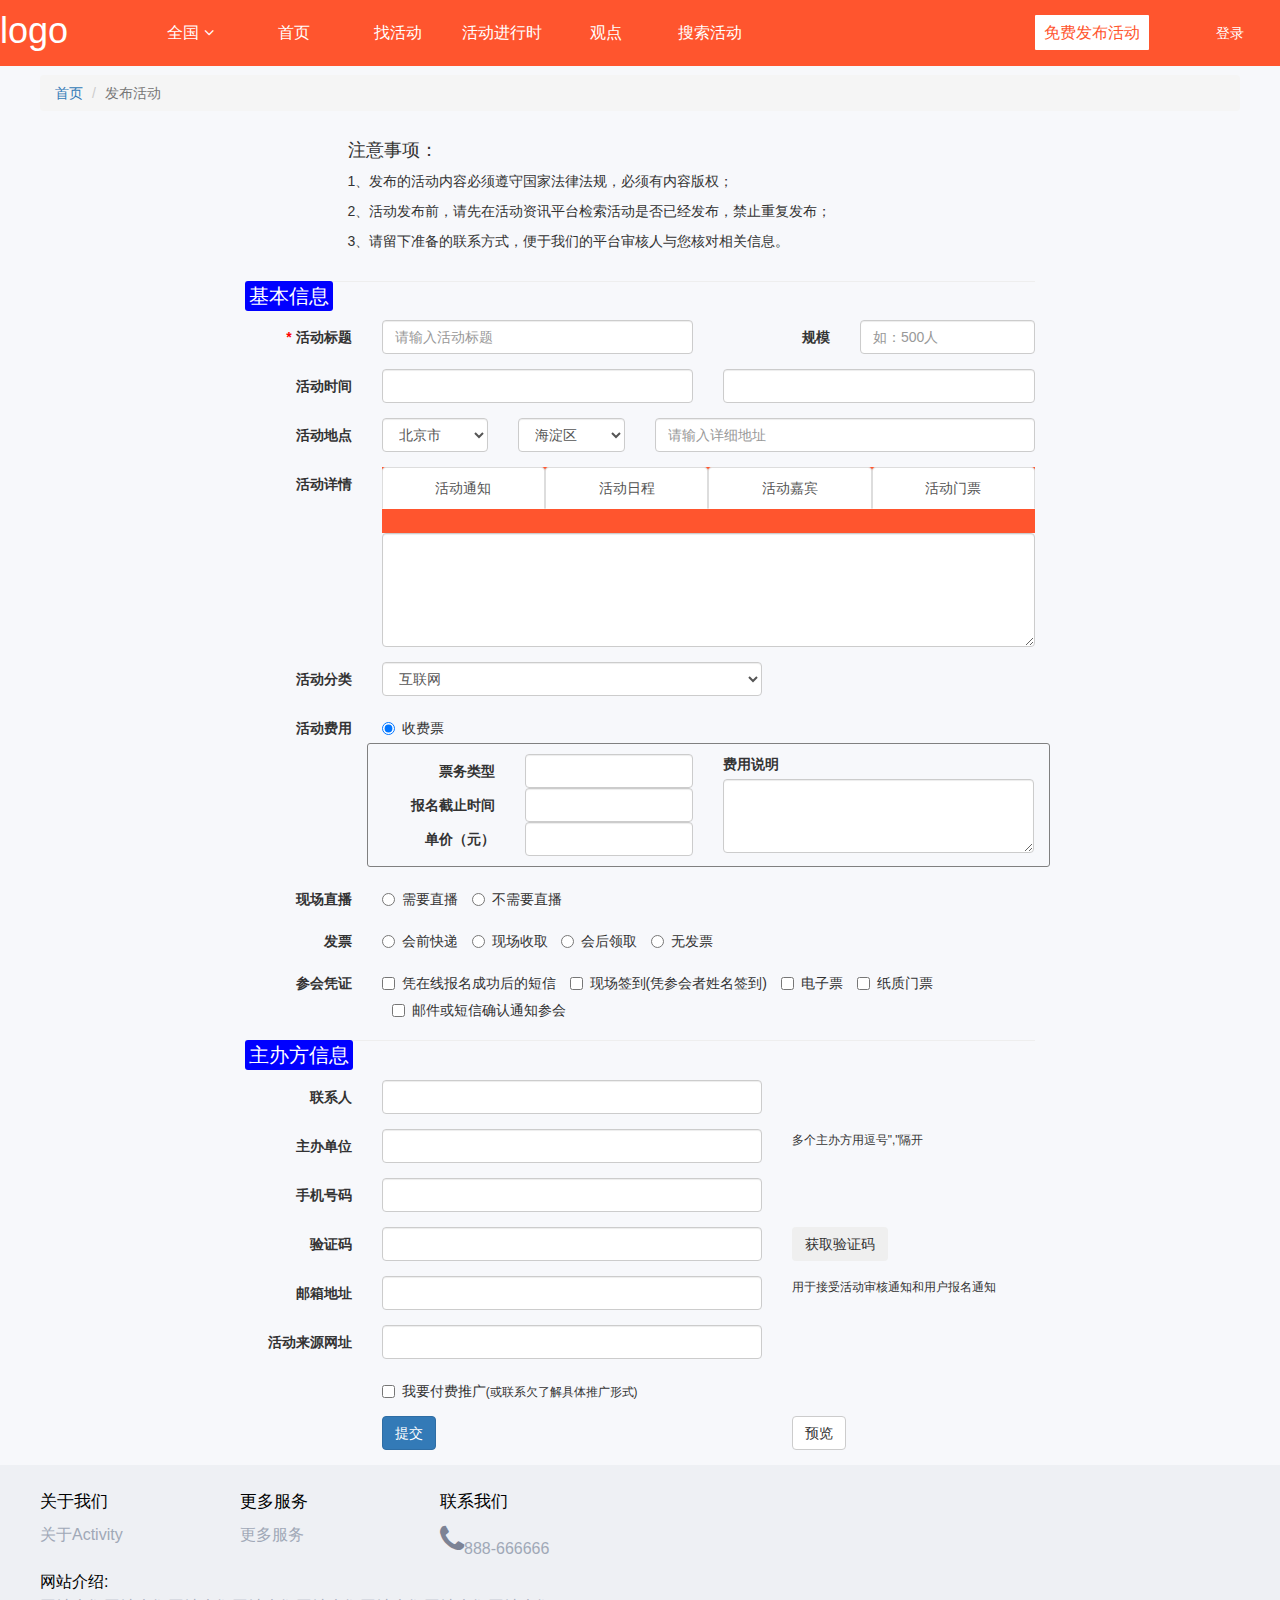
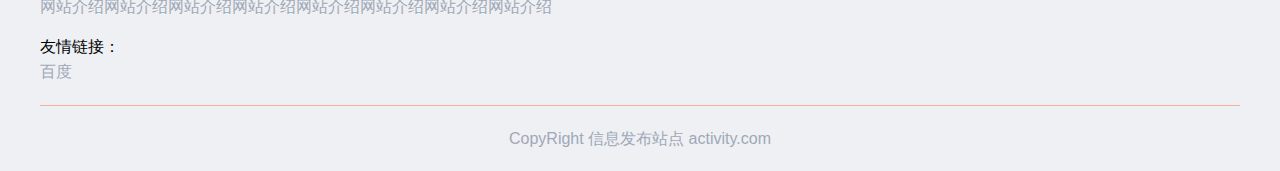
<file: WebContent/post_activity.html>
<!DOCTYPE html>
<html lang="zh-Hans">
  <head>
    <title>首页</title>
    <meta charset="utf-8">
    <meta name="viewport" content="width=device-width, initial-scale=1">

    <!-- <link rel="stylesheet" href="http://maxcdn.bootstrapcdn.com/bootstrap/3.3.6/css/bootstrap.min.css">
    <script src="https://ajax.googleapis.com/ajax/libs/jquery/1.12.2/jquery.min.js"></script>
    <script src="http://maxcdn.bootstrapcdn.com/bootstrap/3.3.6/js/bootstrap.min.js"></script> -->
    <link href="./static/css/bootstrap.min.css" rel="stylesheet" />
    <link href="./static/css/font-awesome.min.css" rel="stylesheet">
    <link rel="stylesheet" href="./static/css/base.css">

    <script src="./static/js/com.js"></script>
    <style>

      .carousel-inner img {
        width: 100%; /* Set width to 100% */
        min-height: 200px;
      }

      /* Hide the carousel text when the screen is less than 600 pixels wide */
      @media (max-width: 600px) {
        .carousel-caption {
          display: none; 
        }
      }
    </style>
  </head>
  <body>

    <script type="text/javascript"> util.topnav();</script>

    <div class="container">
      <ol class="breadcrumb">
        <li><a href="index.html">首页</a></li>
        <li class="active">发布活动</li>
      </ol>
      <div class="row">
        <div class="col-sm-offset-3 col-sm-6">
          <h4>注意事项：</h4>
          <p>1、发布的活动内容必须遵守国家法律法规，必须有内容版权；</p>
          <p>2、活动发布前，请先在活动资讯平台检索活动是否已经发布，禁止重复发布；</p>
          <p>3、请留下准备的联系方式，便于我们的平台审核人与您核对相关信息。</p>
        </div>
      </div>


      <div class="row">
        <form class="form-horizontal col-sm-offset-2 col-sm-8">

          <hr style="margin-bottom:0px; padding-bottom:0px;"/>
          <div style="margin-top: 0px; padding-top: 0px;"><p style="font-size: 20px;"><span style="padding: 4px; color: white; border-radius: 3px;background-color:blue;">基本信息</span></p></div>

          <div class="form-group">
            <label for="headline" class="col-sm-2 control-label"><span style="color: red;">*</span> 活动标题</label>
            <div class="col-sm-5">
              <input type="text" class="form-control" id="headline" placeholder="请输入活动标题">
            </div>
            <label for="scale" class="col-sm-2 control-label">规模</label>
            <div class="col-sm-3">
              <input type="text" class="form-control" id="scale" placeholder="如：500人">
            </div>
          </div>
          <div class="form-group">
            <label class="col-sm-2 control-label">活动时间</label>
            <div class="col-sm-5">
              <input type="datetime" class="col-sm-5 form-control" id="timestart">
            </div>
            <div class="col-sm-5">
              <input type="datetime" class="col-sm-5 form-control" id="endtime">
            </div>
          </div>
          <div class="form-group">
            <label class="col-sm-2 control-label">活动地点</label>
            <div class="col-sm-2">
              <select class="form-control" id="city">
                <option>北京市</option>
              </select>
            </div>
            <div class="col-sm-2">
              <select class="form-control" id="district">
                <option>海淀区</option>
              </select>
            </div>
            <div class="col-sm-6">
              <input type="text" class="form-control" id="" placeholder="请输入详细地址">
            </div>
          </div>
          <div class="form-group">
            <label class="col-sm-2 control-label">活动详情</label>
            <div class="col-sm-10">
              <ul class="nav nav-tabs nav-justified">
                <li class="active"><a href="#tongzhi">活动通知</a></li>
                <li class="active"><a href="#richeng">活动日程</a></li>
                <li class="active"><a href="#jiabin">活动嘉宾</a></li>
                <li class="active"><a href="#menpiao">活动门票</a></li>
              </ul>
              <div id="">
                <textarea class="form-control" rows="5"></textarea>
              </div>
            </div>
          </div>
          <div class="form-group">
            <label class="col-sm-2 control-label">活动分类</label>
            <div class="col-sm-6">
              <select class="form-control">
                <option>互联网</option>
                <option>医疗卫生</option>
                <option>科技</option>
              </select>
            </div>
          </div>
          <div class="form-group">
            <label class="col-sm-2 control-label">活动费用</label>
            <div class="col-sm-10">
              <label class="radio-inline"><input type="radio" name="receipt" checked>收费票</label>
              <div class="row" style="border: 1px solid gray; padding-top: 10px; padding-bottom: 10px; margin-top: 5px; border-radius: 3px; padding-left: 0; padding-right:0;">
                <div class="col-sm-6">
                  <div class="row">
                    <label class="col-sm-5 control-label">票务类型</label>
                    <div class="col-sm-7"><input type="text" class="form-control"></div>
                  </div>
                  <div class="row">
                    <label class="col-sm-5 control-label">报名截止时间</label>
                    <div class="col-sm-7"><input type="text" class="form-control"></div>
                  </div>
                  <div class="row">
                    <label class="col-sm-5 control-label">单价（元）</label>
                    <div class="col-sm-7"><input type="text" class="form-control"></div>
                  </div>
                </div>
                <div class="col-sm-6">
                  <label style="display: block;">费用说明</label>
                  <textarea rows="3" class="form-control"></textarea>
                </div>
              </div>
            </div>
          </div>
          <div class="form-group">
            <label class="col-sm-2 control-label">现场直播</label>
            <div class="col-sm-10">
              <label class="radio-inline"><input type="radio" name="livecast">需要直播</label>
              <label class="radio-inline"><input type="radio" name="livecast">不需要直播</label>
            </div>
          </div>
          <div class="form-group">
            <label class="col-sm-2 control-label">发票</label>
            <div class="col-sm-10">
              <label class="radio-inline"><input type="radio" name="invoice">会前快递</label>
              <label class="radio-inline"><input type="radio" name="invoice">现场收取</label>
              <label class="radio-inline"><input type="radio" name="invoice">会后领取</label>
              <label class="radio-inline"><input type="radio" name="invoice">无发票</label>
            </div>
          </div>
          <div class="form-group">
            <label class="col-sm-2 control-label">参会凭证</label>
            <div class="col-sm-10">
              <label class="checkbox-inline"><input type="checkbox" value="">凭在线报名成功后的短信</label>
              <label class="checkbox-inline"><input type="checkbox" value="">现场签到(凭参会者姓名签到)</label>
              <label class="checkbox-inline"><input type="checkbox" value="">电子票</label>
              <label class="checkbox-inline"><input type="checkbox" value="">纸质门票</label>
              <label class="checkbox-inline"><input type="checkbox" value="">邮件或短信确认通知参会</label>
            </div>
          </div>

          <hr style="margin-bottom:0px; padding-bottom:0px;"/>
          <div style="margin-top: 0px; padding-top: 0px;"><p style="font-size: 20px;"><span style="padding: 4px; color: white; border-radius: 3px;background-color:blue;">主办方信息</span></p></div>

          <div class="form-group">
            <label class="col-sm-2 control-label">联系人</label>
            <div class="col-sm-6">
              <input type="text" class="form-control" id="" >
            </div>
          </div>
          <div class="form-group">
            <label class="col-sm-2 control-label">主办单位</label>
            <div class="col-sm-6">
              <input type="text" class="form-control" id="" >
            </div>
            <div class="col-sm-4">
              <span class="small">多个主办方用逗号","隔开</span>
            </div>
          </div>
          <div class="form-group">
            <label class="col-sm-2 control-label">手机号码</label>
            <div class="col-sm-6">
              <input type="text" class="form-control" id="" >
            </div>
          </div>
          <div class="form-group">
            <label class="col-sm-2 control-label">验证码</label>
            <div class="col-sm-6">
              <input type="text" class="form-control" id="" >
            </div>
            <div class="col-sm-4">
              <button class="btn">获取验证码</button>
            </div>
          </div>
          <div class="form-group">
            <label class="col-sm-2 control-label">邮箱地址</label>
            <div class="col-sm-6">
              <input type="text" class="form-control" id="" >
            </div>
            <div class="col-sm-4">
              <p><small>用于接受活动审核通知和用户报名通知</small></p>
            </div>
          </div>
          <div class="form-group">
            <label class="col-sm-2 control-label">活动来源网址</label>
            <div class="col-sm-6">
              <input type="text" class="form-control" id="" >
            </div>
          </div>
          <div class="form-group">
            <div class="col-sm-offset-2 col-sm-10">
              <div class="checkbox">
                <label>
                  <input type="checkbox"> 我要付费推广<small>(或联系欠了解具体推广形式)</small>
                </label>
              </div>
            </div>
          </div>
          <div class="form-group">
            <div class="col-sm-offset-2 col-sm-6">
              <button type="submit" class="btn btn-primary">提交</button>
            </div>
            <div class="col-sm-4">
              <button class="btn btn-default">预览</button>
            </div>
          </div>
        </form>
      </div>

    </div>

    <!-- footer html template -->
    <script type="text/javascript">
      util.footerhtml()
  </script>

  <script src="./static/js/jquery-1.12.4.min.js"></script>
  <script src="./static/js/bootstrap.min.js"></script>
  <script src="./static/js/jquery.lazyload.min.js"></script>
  <script src="./static/js/index.js"></script>
</body>
</html>
</file>
<file: WebContent/static/css/base.css>
﻿body{
    font-family: 'Hiragino Sans GB',"Microsoft Yahei","微软雅黑",SimHei,Tahoma,Arial,Helvetica !important;
    background: #f7f8fb !important;
}
@font-face {
    font-family: "home_pagefont";
    /*src: url("http://pic.huodongjia.com/static/fonts/all_iconfont.ttf");*/
    font-family: "home_pagefont";
    src: url('http://pic.huodongjia.com/static/fonts/all_iconfont.eot'); /* IE9*/
    src: url('http://pic.huodongjia.com/static/fonts/all_iconfont.eot?#iefix') format('embedded-opentype'), /* IE6-IE8 */
    url('http://pic.huodongjia.com/static/fonts/all_iconfont.ttf') format('truetype') /* chrome、firefox、opera、Safari, Android, iOS 4.2+*/
}
.m_iconfont{
    font-family: "home_pagefont";
}
body{
 	/* min-height: 2000px; */
  	padding-top: 75px;/* fixed top*/
}
a:hover{
    text-decoration: none !important;
}
.nav a:hover{
    text-decoration: none !important;
    color: #fff !important;
}
.nav{
    width: 100%;
    background: #ff552e;
    height: 66px;
    /* position: relative; */
    z-index: 9990;
}
.nav>div>div{
    height: 65px;
    line-height: 65px;
    padding: 0 !important;
}
.nav ul{
    padding: 0;
    margin: 0;

}
.nav ul li{
    display: inline-block;
    text-align: center;
    color: #fff;
    width: 100px;
    box-sizing: border-box;
    *float: left;
}
.ordersearch{
    width:auto !important;
    padding:0 0 0 20px;
}

.nav ul li a{
    color: #fff;
    font-size: 16px;
}
.nav ul .menue:hover{
    background: #BA450D;
    cursor: pointer;
}
.nav ul .menue_right{
    float:right
}
.nav form input{
    line-height: normal !important;
    height: 30px;
    -webkit-border-radius: 20px;
    -moz-border-radius: 20px;
    border-radius: 20px;
    border: none;
    background: #0067B0;
    width: 95%;
    color: #fff;
    padding-left: 10px;
    outline: none;
    padding-right: 30px;
}
.nav form input::-webkit-input-placeholder{
    color: #fff;
    font-size: 12px;
}
.nav .none{
    width: 10%;
}
.nav .postevent{
    width:15% !important;
    float:right;
}
.nav .postevent a{
    font-size: 16px;
    background: #fff;
    padding: 9px;
    -webkit-border-radius: 1px;
    -moz-border-radius: 1px;
    border-radius: 1px; 
    color:#ff552e;
}
.nav .postevent a:hover{
    background: #BA450D;
    color:#fff;
}
.nav .search{
    width: 23%;
    position: relative;
}
.nav .business{
    position: relative;
}

.m-search {
    position: absolute;
    right: 15px;
    color: #E7EEF4;
    font-size: 18px;
    cursor: pointer;
}
.fa-navicon{
    position: absolute;
    right: 15px;
    color: #fff;
    top: 22px;
    font-size: 25px;
    display: none;
    cursor: pointer;
}
.fa-navicon:hover{
    color: #e7e7e7;
}
.business_menue{
    position: absolute;
    top: 66px;
    left: 0;
    width: 500px;
    background: rgba(211, 81, 19, 0.8);
    *background: #BA450D;
    -background: #BA450D;
    -webkit-border-radius: 0px;
    -moz-border-radius: 0px;
    border-radius: 0px;
    color: #000;
    text-align: left;
    padding: 15px 15px 15px 30px;
    box-shadow: 0 0 7px 1px rgba(118, 118, 118, 0.44);
    /*visibility: hidden;*/
    display: none;
    border: 1px solid #BA450D;
    -webkit-transition: all .1s linear;
    -moz-transition: all .1s linear;
    -ms-transition: all .1s linear;
    -o-transition: all .1s linear;
    transition: all .1s linear;
    z-index: 9999;
    cursor: auto;
}
.business:hover .business_menue{
    display: block;
}
.business_menue a{
    color: #fff !important;
}

.business_menue>div{
    padding: 0 !important;
    height: 30px;
    line-height: 30px;
    font-size: 16px;
}
.business_menue span{
    padding: 0 !important;
}
.business_menue a{
    color: #fff !important;
    font-size: 14px !important;
}
.business_menue a:hover{
    color: #0067B0 !important;
    text-decoration: none !important;
}
.login ol li a:hover{
    color: #0067B0 !important;
    text-decoration: none !important;
}
.time{
    border: 1px solid #D7D7D7;
    border-left: none;
    border-right: none;
    margin: 10px 0 0 !important;
    height:45px !important;
    line-height: 45px !important;
}
.industry,.time,.city{
    margin: 5px 0;
    height:40px !important;
    line-height: 39px !important;
}
.login{
    position: relative;
    float:right
}
.login ol{
    padding: 0;
    margin: 0;
    position: absolute;
    top: 65px;
    left: 0;
    background: #FFF;
    line-height: 0;
    display: none;
    box-shadow: 0 0 7px 1px rgba(159, 159, 159, 0.31);
    z-index: 10;
}
.login ol li{
    list-style: none;
    width: 100%;
    border-bottom: 1px solid #F4F3F8;
    height: 35px;
    line-height: 35px;
}
.login ol li a{
    color: #7B8294 !important;
    font-size: 14px;
}

/*footer*/
.footer{
    background: #EEF0F4;
    padding: 20px 0 5px;
}
.footer ul{
	padding: 0px;
}
.footer1 ul li{
    list-style: none;
    line-height: 33px;
    cursor: pointer;
}
.footer1{
    padding: 0;
}
.footer1 ul li a{
    color: #A0A8B7 !important;
    font-size: 16px;
}
.footer1 ul li a:hover{
    color: #4693E3 !important;
}
.contact ul li a:hover{
    color: #A0A8B7 !important;
}
.footer1 ul .title {
    color: #000;font-size: 17px
}
.contact span{
    display: inline-block;
    padding-left: 10px;
    font-size: 12px;
}
.contact .fa,.contact .Phone{
    font-size: 2.2em;
    position: relative;
    top: -4px;
    padding: 0;
    color: #7C8395;
}
.contact .Phone{
    font-size: 1.5em;
    top: -15px;
}
.weixin{
    text-align: center;
}

 .weixin p{
    color: #DDE1EC;font-size: 16px;
     padding: 0 !important;
}
.introduce{
    clear: both;
}
.introduce p,.introduce p a{
    color: #A0A8B7;
    font-size: 16px;
    line-height: 25px;
    margin-bottom: 15px;
}
.container {
    width: 1200px !important;
    padding-right: 0px;
    padding-left: 0px;
}
.bannnerImg{
    width: 900px;
}
.bannnerImg ul li img{
    width: 900px;
}

@media (max-width:1200px) {
    .nav{
        width:1200px;
    }
}

.pagination{
    width: 82%;
    text-align: center;
}
.pagination ul{
   display: inline-block;
    margin: 0 auto;
}
.pagination ul li{
    display: inline-block;
    border: 1px solid #C7C7D3;
    border-radius: 4px;
    background: #EFEFF7;
    cursor: pointer;
    +float: left;
}
.pagination ul li a{
    color: #888886 !important;
    font-size: 15px;
    display: inline-block;
    padding: 7px 13px;
}
.pagination ul .page_active{
    background: #ff552e;
    border: 1px solid #ff552e;
    }
.pagination ul .page_active a{
    color: #fff !important;
}
.bread_nav  a:hover{
    color: #3391E8 !important;
}
.pagination ul li:hover{
    border: 1px solid #ff552e;
}
.erweima{
    display: inline-block;float:left;margin-top: 8px;
    margin-right: 15px;
    padding: 0 !important;
}
.kefu{
    position: absolute;
    top: 100%;
    display: none;
}
a:active{
    text-decoration: none;
}
a:visited{
    text-decoration: none;
}
a:link{
    text-decoration: none;
}
.container{
    +width: 1200px;
}
.col-sm-9{
    *width: 70%;
    -width: 70%;
}
input[type='text']:focus,textarea:focus,select:focus{border-color:rgba(102,175,233,.6) !important;box-shadow:inset 0 1px 1px rgba(0,0,0,.075),0 0 8px rgba(102,175,233,.6) !important;outline: none}


.bread_nav {
    margin: 20px 0;
    color: #BDC4D2;
}
</file>
<file: WebContent/static/css/detail_activity.css>
.meeting_content {
	font-size: 16px !important;
}

.bread_nav {
	margin: 20px 0;
	color: #BDC4D2;
}

.bread_nav a {
	color: #888E9E !important;
	font-size: 14px;
}

.bread_nav span a {
	color: #BDC4D2 !important;
}

.activity_detail {
	padding: 15px 0;
	background: #FFF;
	border-radius: 3px;
	border: 1px solid #E9E9F1;
	float: left;
	width: 100%;
	position: relative;
	margin-bottom: 20px;
	min-height: 440px;
}

.collect, .collection {
	display: block;
	color: #E64D4F;
	padding: 3px 10px;
	position: absolute;
	top: 10px;
	right: 25px;
	border-radius: 4px;
	font-size: 14px;
	
	z-index: 999;
}

.main_img p {
	color: #5A5A62;
	font-size: 15px;
	line-height: 24px;
	height: 48px;
	width: 100%;
	text-overflow: -o-ellipsis-lastline;
	overflow: hidden;
	text-overflow: ellipsis;
	display: -webkit-box;
	-webkit-line-clamp: 2;
	-webkit-box-orient: vertical;
	margin: 20px 0;
}

.activity_price h1 {
	margin: 0;
	font-size: 22px;
	width: 89%;
}

.activity_price h1 a {
	color: #525A6D !important;
	font-size: 20px;
	line-height: 28px;
}

.activity_tags {
	margin: 15px 0;
}

.activity_tags a {
	color: #7C8491 !important;
	background: #F0F0F8;
	padding: 3px 10px;
	border-radius: 10px;
	margin-right: 5px;
	margin-bottom: 5px;
	display: inline-block
}

.activity_message {
	color: #535A6D;
	font-size: 15px;
	line-height: 27px;
	position: relative;
}

.activity_message span {
	color: #8F8F8F;
	font-size: 14px;
	padding-right: 5px;
}

.activity_message b {
	color: #E54C4F;
	font-size: 20px;
	font-weight: normal;
}

.dead, .map {
	padding-left: 15px;
}

.activity_message .ticket {
	display: inline-block;
	border: 1px solid #BDC3D3;
	color: #7C8393;
	font-size: 14px;
	height: 35px;
	text-align: center;
	line-height: 33px;
	margin: 10px 15px 0px 0;
	position: relative;
	cursor: pointer;
	padding: 0 10px;
}
.activity_message .ticket.active{
	border: 1px solid #ff0000;
	color: #ff0000;
}

.ticket img {
	position: absolute;
	right: 0;
	bottom: 0;
	display: none;
}

.ticket_choose {
	border: 1px solid #E54C4F !important;
}

#number {
	border: 1px solid #BDC3D3;
	width: 45px;
	height: 30px;
	text-align: right;
	padding-right: 10px;
	font-size: 18px;
	margin: 10px 0;
}

.add, .sub {
	font-size: 18px !important;
	border: 1px solid #BDC3D3;
	display: block;
	width: 20px;
	height: 14px;
	text-align: center;
	line-height: 14px;
	padding: 0 !important;
	margin-bottom: 2px;
	cursor: pointer;
}

.change_num {
	display: inline-block;
	position: relative;
	top: 9px;
}

.change_num span:hover {
	color: #535A6D !important;
	border: 1px solid #535A6D;
}

.return span {
	float: left;
	color: #535A6D;
}

.bdsharebuttonbox a {
	background-image: none !important;
	
}

.bdsharebuttonbox .fa {
	padding: 0;
	width: 30px;
	height: 30px !important;
	border-radius: 30px;
	text-align: center;
	line-height: 30px !important;
	color: #fff !important;
	margin-right: 10px;
}

.bdsharebuttonbox .fa-weibo {
	background: #EA4E35;
	font-size: 21px !important;
}

.bdsharebuttonbox .fa-qq {
	background: #56ABE4;
	font-size: 18px !important;
}

.bdsharebuttonbox .fa-weixin {
	background: #0FCE6E;
	font-size: 18px !important;
}

.bdsharebuttonbox>span {
	float: left;
	padding-right: 20px;
	line-height: 2.6;
	color: #7D8295;
	font-size: 16px;
}

#apply, .guoqi, .apply {
	width: 180px;
	height: 50px;
	border: none;
	border-radius: 5px;
	background: #E64D4F;
	color: #fff;
	font-size: 18px;
	margin-top: 15px;
	-webkit-transition: all .3s linear;
	-moz-transition: all .3s linear;
	-ms-transition: all .3s linear;
	-o-transition: all .3s linear;
	transition: all .3s linear;
}

.apply {
	position: absolute;
	top: 7px;
	right: 10px;
	margin: 0;
	height: 36px;
	width: 120px;
	font-size: 16px;
	display: none;
}

.guoqi {
	background: #7C8395;
}

#apply:hover {
	background: #d04446;
}

.activity_content {
	width: 100%;
	float: left;
}

.activity_left {
	padding: 0;
}

.activity_left .title {
	width: 100%;
	background: #fff;
	*background: #fff;
	-background: #fff;
	float: left;
	padding: 0;
	border-radius: 5px;
	margin-bottom: 10px;
	z-index: 1000;
	position: relative;
	border: 1px solid #eee;
}

.activity_left .title li {
	float: left;
	list-style: none;
	color: #80878D;
	height: 50px;
	line-height: 50px;
	text-align: center;
	font-size: 16px;
	width: 120px;
}

.activity_left .title li span {
	display: inline-block;
	height: 50px;
	width: 100%;
	cursor: pointer;
	-webkit-transition: background .2s linear;
	-moz-transition: background .2s linear;
	-ms-transition: background .2s linear;
	-o-transition: background .2s linear;
	transition: background .2s linear;
}

.activity_left .title li span:hover {
	background: #54A1EF;
	color: #fff;
}

.activity_left .title li span.activeTitle {
	background: #54A1EF;
	color: #fff;
}

.activity_left .title .app_down {
	line-height: 20px;
	font-size: 13px;
	border-top-right-radius: 5px;
	border-bottom-right-radius: 5px;
	cursor: pointer;
	float: right;
	height: 40px;
	margin-top: 5px;
	border-left: 1px solid #eee;
}

.app {
	position: absolute;
	left: 86%;
	top: 50px;
	z-index: 100;
	display: none;
}

.carousel-indicators {
	
}

.event, .user_message, .activity_share, .related_activity {
	float: left;
	width: 100%;
	background: #FFF;
	border: 1px solid #E9E8F0;
	border-radius: 5px;
	padding: 20px;
	margin-bottom: 15px;
	*width: 95%;
	-width: 95%;
}

.invitation {
	width: 100%;
	background: #E9F0F8;
	padding: 15px;
	line-height: 32px;
}

.invitation {
	font-size: 16px;
}

.invitation span {
	font-size: 14px;
	padding: 0 8px 3px;
}

.download {
	width: 100px;
	height: 30px;
	border: none;
	border-radius: 5px;
	outline: none;
	background: #267FD1;
	color: #fff;
	font-size: 14px;
}

.fa-file-text-o {
	border: none !important;
}

.meetingBgs_name {
	border-bottom: 1px solid #D7D7D7;
	margin-bottom: 40px;
	clear: both;
}

.meetingBgs_name h3 {
	display: inline-block;
	border-bottom: 3px solid #3970D5;
	padding: 10px 0px;
	margin-bottom: 0px;
	color: #1376D9;
	font-size: 22px;
}

.meetingBgs_text {
	width: 100%;
	position: relative;
}

.meetingBgs_text ul li {
	display: inline-block;
	width: 24%;
	text-align: center;
	padding: 0 10px;
}

.meetingBgs_text ul li p {
	color: #7B8294 !important;
	font-size: 16px;
	margin: 15px 0 10px;
}

.meetingBgs_text ul li p span {
	color: #51596C !important;
	font-size: 18px;
}

.content {
	padding-bottom: 100px;
}

.user_message h3 {
	font-size: 17px;
	color: #6A7182;
}

.user_message h3 span {
	color: #C6C8D7;
	font-size: 12px;
	padding-left: 30px;
}

.user_message h3 span a {
	color: #848483 !important;
}

.wx, .weibo, .QQ {
	font-size: 12px;
	padding-left: 20px;
	line-height: 16px;
	height: 16px;
	padding-bottom: 2px;
	background-image:
		url("http://pic.huodongjia.com/static/images/icon.png");
	background-repeat: no-repeat;
	margin-right: 10px;
}

.wx {
	background-position: 0 -1612px;
}

.weibo {
	background-position: 0 -104px;
}

.QQ {
	background-position: 0 -2652px;
}

#emotions .container {
	width: 375px !important;
}

#emotions .container a {
	width: 30px;
	height: 30px;
}

.emotion, .reply_emotion {
	font-size: 16px;
	width: 100%;
	padding: 8px;
	border: 1px solid #BDC3D3;
	resize: none;
	margin-bottom: 10px;
}

.face, #reply_face {
	cursor: pointer;
}

.analytic, #replyAnalytic {
	width: 100px;
	height: 35px;
	background: #3490E7;
	color: #fff;
	font-size: 15px;
	border: none;
	border-radius: 4px;
	float: right;
}

#replyAnalytic {
	width: 70px;
}

#sinaEmotion .face {
	width: 30px;
	height: 30px;
}

.all_message {
	font-size: 18px;
	color: #535A6D;
	clear: both;
	border-bottom: 1px solid #BDC3D3;
	padding-bottom: 10px;
	margin: 40px 0 10px;
}

.message {
	padding: 10px 0 10px;
	float: left;
	width: 100%;
	border-bottom: 1px dotted #BCC2D2;
}

.message>div {
	padding-left: 0;
}

.words {
	padding: 0;
	position: relative;
}

.words p {
	color: #7C8491;
	font-size: 15px;
}

.words p span {
	color: #1B83E6;
	font-size: 18px;
	padding-right: 10px;
}

.words p:first-child {
	color: #BDC3D3;
	font-size: 12px;
}

.words .replay {
	width: 20%;
	position: absolute;
	right: 0;
	bottom: 0;
	text-align: right;
}

.words .replay span {
	width: 20%;
	color: #BCC4D1 !important;
	font-size: 13px !important;
	cursor: pointer;
}

.words .replay span:hover {
	color: #3a3a3a !important;
}

.replay i {
	padding: 0 5px;
}

.message1 {
	padding: 0;
}

.reply_emotion {
	border: none;
	width: 100%;
	background: #E9ECF3;
}

#reply_face {
	float: left;
	margin-left: 10%;
}

.reply_text {
	
}

.activity_right {
	padding: 0;
	padding-left: 20px;
}

.activity_share {
	padding: 0;
}

.activity_share>p {
	color: #358FE7;
	font-size: 17px;
	border-bottom: 1px solid #F1F0F8;
	padding: 0 8px;
	line-height: 50px;
}

.activity_share ul {
	padding: 0 15px;
	margin: 0;
}

.activity_share ul li {
	display: block;
	border-bottom: 1px dotted #F1F0F8;
	padding: 5px 0;
}

.activity_share ul li p {
	color: #505B71 !important;
	font-size: 14px;
	margin: 5px 0;
}

.report {
	float: left;
}

.report li {
	float: left;
	width: 100%;
}

.report li div {
	float: left;
	width: 60%;
}

.report_name {
	width: 100%;
	max-height: 60px;
	padding: 0 5px;
	text-overflow: -o-ellipsis-lastline;
	overflow: hidden;
	text-overflow: ellipsis;
	display: -webkit-box;
	-webkit-line-clamp: 3;
	-webkit-box-orient: vertical;
	margin: 0 !important;
}

.report_name a {
	color: #7C8395 !important;
}

.report li:hover .report_name a {
	color: #4CA0E9 !important;
}

.activity_share .sponsor_des {
	color: #7C8395;
	font-size: 14px;
	line-height: 20px;
	margin: 10px 0;
	border: none;
}

.activity_share .sponsor_des a {
	color: #BDC2D5 !important;
}

.attention {
	width: 49%;
	display: inline-block;
	color: #BDC2D5;
	margin: 7px 0;
	line-height: 18px;
}

.attention font {
	color: #E64D50;
	font-size: 24px;
}

.logo {
	width: 90%;
	border: 1px solid #E9E8F0;
	padding: 5px 0;
	text-overflow: ellipsis;
	overflow: hidden;
	white-space: nowrap;
	color: #7C8395;
	margin: 0 auto;
}

.logo:hover {
	border: 1px solid #d2d1d8;
}

.else_activity li p:first-child {
	margin-bottom: 10px;
	max-height: 45px;
	width: 100%;
	text-overflow: -o-ellipsis-lastline;
	overflow: hidden;
	text-overflow: ellipsis;
	display: -webkit-box;
	-webkit-line-clamp: 2;
	-webkit-box-orient: vertical;
	margin: 0 !important;
}

.else_activity li p a {
	font-size: 15px;
	color: #51596C;
}

.else_activity li p a:hover {
	color: #2D85DE !important;
}

.related_activity {
	padding: 20px 10px;
}

.related_activity>div {
	padding: 0 10px;
	*width: 22%;
	-width: 22%;
}

.related_activity>div>p {
	color: #5A6070;
	font-size: 16px;
	height: 44px;
	text-overflow: -o-ellipsis-lastline;
	overflow: hidden;
	text-overflow: ellipsis;
	display: -webkit-box;
	-webkit-line-clamp: 2;
	-webkit-box-orient: vertical;
}

.related_activity>div>p>span {
	color: #7B8294;
	font-size: 14px;
}

.related_activity>div>p>span>a {
	color: #7B8294 !important;
}

.related_activity>p {
	color: #5A6070;
	font-size: 18px;
	padding-left: 6px;
}

#freeForm {
	width: 420px;
	position: absolute;
	border-radius: 5px;
	box-shadow: 0 0 7px 1px rgba(128, 128, 128, 0.7);
	background: #FFF;
	padding: 20px 35px;
	z-index: 9999;
	top: 70px;
	left: -25%;
	display: none;
	*border: 1px solid #eee;
	-border: 1px solid #eee;
}

#freeForm p {
	color: #2D85DE;
	font-size: 20px;
	text-align: center;
	font-weight: bold;
	margin: 10px 0;
}

#freeForm img {
	margin: 20px 0;
}

#freeForm label {
	width: 17%;
	text-align: left;
	padding-right: 10px;
	color: #7C8395;
	font-size: 16px;
	font-weight: normal;
	position: relative;
}

#freeForm label span {
	color: red;
	position: absolute;
	left: -12px;
	top: 3px;
}

#freeForm input {
	width: 83%;
	height: 40px;
	border: 1px solid #BDC3D3;
	border-radius: 5px;
	margin-bottom: 15px;
	padding-left: 10px;
}

#freeForm #checkcode {
	width: 40%;
}

#post {
	width: 100%;
	height: 40px;
	border: none;
	border-radius: 5px;
	background: #2E83DD;
	color: #fff;
	font-size: 16px;
	margin: 20px 0;
}

@font-face {
	font-family: 'close_font';
	src: url('//at.alicdn.com/t/font_1456711057_4151645.eot');
	src: url('//at.alicdn.com/t/font_1456711057_4151645.eot?#iefix')
		format('embedded-opentype'),
		url('//at.alicdn.com/t/font_1456711057_4151645.woff') format('woff'),
		url('//at.alicdn.com/t/font_1456711057_4151645.ttf')
		format('truetype'),
		url('//at.alicdn.com/t/font_1456711057_4151645.svg#iconfont')
		format('svg');
}



#post:hover {
	background: #2873c1;
}

.weixin_share {
	padding: 20px;
}

.weixin_share p {
	text-align: center;
	color: #7D8391;
	border: none;
	line-height: 30px;
	font-size: 16px;
}

.weixin_share p span {
	color: #3391E8;
}

.qrcode {
	
}

#exampleInputAmount {
	border: 1px solid #BDC4CB;
	margin-bottom: 5px;
	box-shadow: none;
	border-radius: 3px;
}

.input-group-addon {
	background: #3391E8;
	color: #fff;
	border: 1px solid #eee;
	box-shadow: none;
}

.fa-file-pdf-o {
	color: #E90100;
	padding-right: 10px;
}

.fa-file-powerpoint-o {
	color: #E90100;
	padding-right: 10px;
}

.fa-file-word-o {
	color: #16279B;
	padding-right: 10px;
}

.fa-play-circle {
	position: absolute;
	top: 110px;
	left: 45%;
	font-size: 4em;
	color: rgba(0, 0, 0, 0.47);
}

.bread_nav  a:hover {
	color: #3391E8 !important;
}

.activity_tags a:hover {
	background: #dedee5;
}

.meeting_content img {
	margin: 0 auto;
	display: block;
	max-width: 100%;
}

.meeting_content table img {
	width: 100%;
}

.meeting_content table {
	width: 100% !important;
}

.meeting_content p {
	font-size: 16px;
	line-height: 30px;
}

.related_activity a:hover {
	color: #3391E8 !important;
}

.popover {
	z-index: 9999 !important;
}

.gues_pic {
	width: 50%;
	border-radius: 50%;
	margin: 0 auto;
	overflow: hidden;
}

.gues_pic img {
	width: 100%;
}

.gues_mes {
	width: 24%;
	display: inline-block;
	text-align: center;
}

.gues_mes>p {
	width: 100%;
	text-overflow: ellipsis;
	overflow: hidden;
	white-space: nowrap;
	margin: 0;
}

.bdsharebuttonbox {
	margin-top: 5px;
}

font a:hover {
	color: #3391E8 !important;
}

.map:hover {
	cursor: pointer;
}

@font-face {
	font-family: 'q_iconfont';
	src: url('//at.alicdn.com/t/font_1452839961_2539303.eot');
	src: url('//at.alicdn.com/t/font_1452839961_2539303.eot?#iefix')
		format('embedded-opentype'),
		url('//at.alicdn.com/t/font_1452839961_2539303.woff') format('woff'),
		url('//at.alicdn.com/t/font_1452839961_2539303.ttf')
		format('truetype')
}

.q_font {
	font-family: 'q_iconfont';
	font-size: 17px;
	padding-left: 8px;
	cursor: pointer;
}

.change {
	position: absolute;
	width: 155px;
	font-size: 12px !important;
	line-height: 18px;
	background: #F1F3F7;
	padding: 5px;
	border-radius: 3px;
	border: 1px solid #E4E7EF;
	z-index: 1000;
	left: 104%;
	color: #969696 !important;
	display: none;
}

.change a {
	color: #969696 !important;
	text-decoration: underline;
}

.fa-caret-left {
	position: absolute;
	left: -7px;
	top: 6px;
	color: #F1F3F7;
	font-size: 21px;
	z-index: 1001;
}

#code {
	float: right;
	height: 35px;
	border: 1px solid #BDC3D3;
	margin-right: 5px;
	padding-left: 5px;
}

#cap_img {
	float: right;
	margin-right: 5px;
}

#emai_code {
	width: 48%;
	border: 1px solid #BDC4CB;
	height: 30px;
	border-radius: 3px;
	margin-right: 3px;
	box-shadow: none;
	display: none;
}

.input-group #capImg {
	display: none;
}

.send_email {
	height: 35px;
	background: #3391E8;
	border-radius: 3px;
	line-height: 35px;
	color: #fff;
	cursor: pointer;
}

.send_email:hover {
	background: #3088d9;
}

.input-group>div {
	padding-right: 10px;
}

#login {
	width: 100%;
	height: 1000px;
	position: fixed;
	top: 0;
	background: rgba(0, 0, 0, 0.2);
	z-index: 9999;
	display: none;
}

.loginContent {
	width: 420px !important;
	height: 360px;
	-webkit-border-radius: 10px;
	-moz-border-radius: 10px;
	border-radius: 10px;
	background: #FFF;
	margin: 250px auto;
	padding: 40px 0;
	box-shadow: 0 0 1px 1px rgba(148, 148, 148, 0.62);
	position: relative;
	text-align: center;
}

.collect, .collection {
	cursor: pointer
}

#login a {
	display: block;
	float: left;
	width: 139px;
	height: 32px;
	text-align: center;
	border-radius: 16px;
	line-height: 32px;
	font-size: 15px;
	color: #ffffff;
	margin-bottom: 20px;
	padding: 0px;
}

#login h3 {
	font-size: 20px;
	margin-top: 7px;
	margin-bottom: 16px;
}

#login p {
	margin-bottom: 38px;
}

#login i {
	margin-right: 10px;
}

#login a.qq {
	background-color: #3ab7f1;
	background-image: none;
}

#login a.weixin {
	background-color: #34d578;
	margin-left: 12px;
	background-image: none;
}

#login a.weibo {
	background-color: #f35353;
	background-image: none;
}

#login a.alipay {
	background-color: #3095ed;
}

#login a.douban {
	background-color: #34d578;
}

#login i.alipay {
	width: 22px;
	background-position: -16px 0px;
}

#login i.douban {
	width: 17px;
}

.mainWrapper {
	background-color: #fff;
}

.loginFoot {
	background-color: #fff;
	text-align: center;
	margin-top: 30px;
}

.loginFoot a, .loginFoot p {
	font-size: 12px;
	color: #bbbbbb;
}

#login .loginBtn {
	margin: 0 auto;
	width: 295px;
}

.bgIcon3 {
	background:
		url("http://pic.huodongjia.com/static/usercenter/images/douzhi.png")
		no-repeat;
	display: inline-block;
	width: 16px;
	height: 16px;
	vertical-align: middle;
	background-size: auto 100%;
}

.allmap {
	position: fixed !important;
	width: 400px;
	height: 400px;
	top: 143px;
	right: 300px;
	display: none;
	padding: 10px;
	box-shadow: 0 0 1px 1px rgba(171, 169, 169, 0.42);
	background: #fff;
	z-index: 9999;
}

.allmap .fa-remove {
	position: absolute;
	top: 5px;
	right: 5px;
	z-index: 1000;
	cursor: pointer;
}

#allmap {
	width: 100%;
	height: 100%;
}

.bd_weixin_popup .bd_weixin_popup_main {
	padding: 10px !important;
}

.bd_weixin_popup .bd_weixin_popup_foot {
	text-align: center !important;
	line-height: 20px !important;
}

.bd_weixin_popup .bd_weixin_popup_head {
	text-align: center !important;
}

.main_img {
	*width: 400px;
	-width: 400px;
}

.input-group .col-sm-9 {
	*width: 54%;
}

.input-group div {
	*float: left;
}

.state {
	display: none;
}

.right_child {
	width: 100%;
}

input:focus {
	border-color: rgba(102, 175, 233, .6) !important;
	box-shadow: inset 0 1px 1px rgba(0, 0, 0, .075), 0 0 8px
		rgba(102, 175, 233, .6) !important;
	outline: none
}

.bg {
	width: 100%;
	height: 1000px;
	background: rgba(0, 0, 0, 0.2);
	position: fixed;
	top: 0;
	left: 0;
	z-index: 9999;
}

.dialog {
	width: 622px;
	height: 450px;
	background: #FFF;
	border-radius: 8px;
	box-shadow: 0 1px 5px 0px rgba(154, 154, 154, 0.42);
	margin: 10% auto;
	padding: 30px 40px;
	box-sizing: border-box;
	position: relative;
}

.notice {
	font-size: 22px;
	color: #656364;
	margin: 0;
}

.recent {
	color: #888689;
	font-size: 16px;
	border-bottom: 1px solid #D5D5D5;
	margin: 15px 0;
	padding-bottom: 8px;
}

.activity_names {
	float: left;
}

.activity_pics {
	float: left;
	width: 450px;
	height: 280px;
	position: relative;
}

.picture {
	width: 450px;
	height: 280px;
	position: absolute;
	top: 0;
	left: 0;
	display: none;
}

.e_show {
	display: block;
}

.picture>p {
	width: 100%;
	background: rgba(0, 0, 0, 0.35);
	font-size: 16px;
	margin: 0;
	line-height: 40px;
	position: absolute;
	bottom: 0;
	left: 0;
	padding-left: 15px;
	box-sizing: border-box;
	-ms-text-overflow: ellipsis;
	text-overflow: ellipsis;
	overflow: hidden;
	white-space: nowrap;
}

.picture>p>a {
	color: #fff;
	text-decoration: none;
}

.picture>p>a:hover {
	color: #ebebeb;
}

.activity_names span {
	color: #818695;
	float: left;
	width: 2em;
	height: 280px;
	border: 1px solid #CED7E3;
	border-left: none;
	background: #F6F7F9;
	line-height: 20px;
	padding: 10px 5px;
	box-sizing: border-box;
	font-size: 15px;
	letter-spacing: 1px;
	position: relative;
	word-wrap: break-word;
}

.activity_names span a {
	color: #818695;
	text-decoration: none;
	display: block;
	height: 215px;
	overflow: hidden;
	width: 100%;
	text-overflow: -o-ellipsis-lastline;
	overflow: hidden;
	text-overflow: ellipsis;
	display: -webkit-box;
	-webkit-line-clamp: 13;
	-webkit-box-orient: vertical;
	cursor: auto;
}

.activity_names span:nth-child(1) {
	height: 280px;
}

.activity_names span:nth-child(2) {
	height: 270px;
	top: 5px;
}

.activity_names span:nth-child(3) {
	height: 260px;
	top: 10px;
}

.activity_names span:nth-child(4) {
	height: 250px;
	top: 15px;
}

.text {
	display: none;
}

.all {
	width: 600px;
	height: 376px;
	position: relative;
	float: left;
}

.pic {
	width: 600px;
	position: absolute;
	top: 0;
	left: 0;
	display: none;
}

.pic img {
	width: 100%;
	height: 376px;
}

.active {
	display: block;
}

.view {
	width: 150px;
	height: 376px;
	float: left;
	overflow: hidden;
	position: relative;
}

.view ul {
	width: 150px;
	height: auto;
	padding: 0;
	margin: 0;
}

.view ul li {
	list-style: none;
	width: 150px;
	height: 94px;
	box-sizing: border-box;
	position: relative;
	padding: 0;
}

.view ul li img {
	width: 150px;
	height: 94px;
	border: 1px solid rgba(255, 255, 255, 0.65);
}

.up, .down {
	width: 100%;
	height: 30px;
	display: block;
	position: absolute;
	left: 0;
	background: rgba(0, 0, 0, 0.5);
	cursor: pointer;
	z-index: 99;
	color: #fff;
	font-size: 35px;
	text-align: center;
	line-height: 30px;
}

.check {
	position: absolute;
	top: 0;
	left: 0;
	width: 100%;
	height: 94px;
	background-color: rgba(255, 255, 155, 0.45);
	background: #FFFF9B \9;
	filter: progid:DXImageTransform.Microsoft.Alpha(opacity=40);
	z-index: 10;
}

.pic>p {
	position: absolute;
	width: 100%;
	left: 0;
	bottom: 0;
	padding: 5px 10px;
	background: rgba(0, 0, 0, 0.38);
	line-height: 20px;
	text-align: justify;
	color: #E6E7E8;
	margin: 0;
}

.up {
	top: 0;
	display: none;
}

.down {
	bottom: 0;
}

.logo img {
	width: 180px;
	height: auto !important;
}

.alert_msg{
    width: 60%;
    padding: 17px;
    border-radius: 5px;
    position: fixed;
    left: 20%;
    top: 68px;
    overflow: hidden;
    display: none;
    z-index: 2000;
}
</file>
<file: WebContent/static/css/allcitys.css>
@CHARSET "UTF-8";
body {
	font-size: 10pt;
	font-size: 10pt ; 
} 


body, div, dl, dt, dd, ul, ol, li, h1, h2, h3, h4, h5, h6, pre, form,
	fieldset, input, textarea, blockquote, strong {
	padding: 0;
	margin: 0;
}

* {
	margin: 0px;
	padding: 0px;
}

table {
	margin: 0 auto;
}

li {
	list-style-type: none;
}

a {
	text-decoration: none;
	color: #333
}

a:hover {
	text-decoration: underline;
}
ol, ul {
	list-style: none;
}

.blank {
	height: 10px;
	overflow: hidden;
	font-size: 0;
	clear: both;
}

.blank2 {
	height: 20px;
	overflow: hidden;
	font-size: 0;
	clear: both;
}

.clear {
	width: 100%;
	height: 0px;
	line-height: 0px;
	clear: both;
	overflow: hidden;
	font-size: 1px;
	margin-top: -1px;
}

.wrap {
	width: 100%;
	text-align: left;
	background: #fff;
}

.noborderbottom {
	border-bottom: 0;
}
/*font*/
.fred {
	color: #c00;
}

.fred a {
	color: #c00;
}

.fblue {
	color: #049;
}

.fblue a {
	color: #049;
}

.f14 {
	font-size: 14px;
}

.f13 {
	font-size: 13px;
}

.f15 {
	font-size: 15px;
}

.ffLetter {
	font-size: 18px;
	font-weight: bold;
	color: #ccc;
	font-family: arial, 宋体, sans-serif;
}

.mainBody {
	width: 960px;
	margin: 0 auto;
	position: relative;
}

.mainContent {
	width: 960px;
	overflow: hidden;
	zoom: 1;
}

/*头部城市搜索*/
.topcity {
	clear: both;
	line-height: 40px;
	overflow: hidden;
	padding-left: 10px;
}

.allcitybk {
	overflow: hidden;
	zoom: 1;
}

.allcitybk .title01 {
	widith: 950px;
	background-color: #A9CEE0;
	padding-left: 10px;
	font-weight: bold;
	height: 30px;
	line-height: 30px;
}

.allcitybk .search {
	line-height: 54px;
	padding-left: 10px;
	vertical-align: middle;
	overflow: hidden;
	zoom: 1;
}

.allcitybk .search select {
	float: left;
	padding: 1px 2px;
	margin: 0;
	width: 90px;
	line-height: 20px;
	margin: 16px 8px 12px 0;
	font-size: 12px;
}

.allcitybk .search input {
	float: left;
	margin: 0;
	height: 22px;
	margin: 15px 5px 12px 5px;
	text-align: center;
	font-size: 12px;
}

.allcitybk .search .btn_sure {
	cursor: pointer;
	float: left;
	height: 22px;
	line-height: initial;
	width: 60px;
}

.allcitybk .search .chose_or {
	float: left;
	font-weight: bold;
	padding: 0 14px;
}

.allcitybk .search .input_in {
	float: left;
	text-align: left;
	height: 18px;
	line-height: 18px;
	margin-right: 2px;
	padding: 1px 2px;
	width: 170px;
}

.allcitybk .search .ten_city, .allcitybk .search .ac_results {
	background: none repeat scroll 0 0 #FFFFFF;
	border: 1px solid #7F9DB9;
	left: 546px;
	_left: 495px;
	position: absolute;
	top: 104px;
	width: 170px;
	z-index: 9999;
}

.allcitybk .search .ac_results .tips {
	color: #888;
}

.allcitybk .search .ac_results .pinying {
	float: right;
	width: 90px;
	padding-right: 8px;
	text-align: right;
}

.allcitybk .search .noin li a, .allcitybk .search .noin li, .noin {
	color: #CC0000;
}

.allcitybk .search .ten_city li, .allcitybk .search .ac_results li {
	display: block;
	height: 22px;
	line-height: 22px;
	text-indent: 0.5em;
}

.allcitybk .search .ten_city li a, .allcitybk .search .ac_results li a {
	color: #898989;
	display: block;
	height: 22px;
	width: 207px;
	text-decoration: none;
}

.allcitybk .search .ten_city li.chosed, .ten_city li.chosed a,
	.allcitybk .search .ac_results li.chosed, .allcitybk .search .ac_results li.chosed a
	{
	background: none repeat scroll 0 0 #3366CC !important;
	color: #FFFFFF !important;
	display: block;
	height: 22px;
}

.allcitybk .search .ac_over {
	background: none repeat scroll 0 0 #d0e1f5 !important;
	color: #000 !important;
	display: block;
	height: 22px;
}

.allcitybk .searchcity {
	line-height: 46px;
	padding-left: 10px;
	vertical-align: middle;
	word-spacing: 12px;
	word-wrap: break-word;
	overflow: hidden;
	zoom: 1;
	font-weight: bold;
}

/* 按拼音首字母选择*/
.letterSelt {
	margin-top: 8px;
	overflow: hidden;
	zoom: 1;
}

.letterSelt .title02 {
	width: 960px;
	padding-left: 10px;
	background-color: #A9CEE0;
	height: 33px;
	font-weight: bold;
    border-bottom: 2px solid #FF552E
}

.letterSelt .title02 .btnOn {
	float: left;
	height: 33px;
	line-height: 33px;
	padding: 0 18px;
	width: 160px;
	border-left: 2px solid #FF552E;
	border-right: 2px solid #FF552E;
	border-top: 2px solid #FF552E;
	background-color: #fff; text-align : center;
	cursor: hand;
	display: block;
	cursor: pointer;
	text-align: center;
}

.letterSelt .title02 .ge {
	float: left;
	padding: 0 2px;
}

.letterSelt .title02 .btnOut {
	float: left;
	height: 31px;
	margin-top: 2px;
	line-height: 31px;
	padding: 0 18px;
	width: 158px;
	border: 1px solid #FF552E;
	border-bottom:2px solid #FF552E;
	background-color:#EBF5FC;
	text-align: center;
	display: block;
	cursor: pointer
}

.letterSelt .onCont {
	clear: both;
	overflow: hidden;
	width: 960px;
}

.letterSelt .onCont li {
	overflow: hidden;
	zoom: 1;
	line-height: 30px;
	vertical-align: middle;
	padding-left: 45px;
	word-spacing: 11px;
	text-align: left;
	font-weight: normal;
	word-wrap: break-word;
	position: relative;
	display: block;
	text-align: left;
	padding-right: 15px;
}

.letterSelt .onCont li a {
	display: inline;
	white-space: nowrap;
}

.letterSelt .onCont li strong {
	font-weight: bold;
	width: 30px;
	float: left;
	position: absolute;
	left: 15px;
	top: 1px;
}

.letterSelt .onCont li.blubk {
	background:
		url(http://img2.soufun.com/homepage/images/soufunFamily/searchcity_bk.gif)
		repeat-x;
}

.letterSelt .onCont li.blubk02 {
	background:
		url(http://img2.soufun.com/homepage/images/soufunFamily/searchcity_bk.gif)
		repeat-x 0 30px;
}
/*按省份选择*/
.letterSelt .outCont {
	clear: both;
	overflow: hidden;
	width: 960px;
}

.letterSelt .outCont li {
	overflow: hidden;
	zoom: 1;
	line-height: 30px;
	vertical-align: middle;
	padding-left: 70px;
	word-spacing: 12px;
	text-align: left;
	font-weight: normal;
	word-wrap: break-word;
	position: relative;
	display: block;
	text-align: left;
	padding-right: 15px;
}

.letterSelt .outCont li a {
	display: inline;
	white-space: nowrap;
}

.letterSelt .outCont li strong {
	font-weight: bold;
	width: 50px;
	float: left;
	position: absolute;
	left: 15px;
	text-align: center;
	top: 1px;
}

.letterSelt .outCont li.blubk {
	background:
		url(http://img2.soufun.com/homepage/images/soufunFamily/searchcity_bk.gif)
		repeat-x;
}

.letterSelt .outCont li.blubk02 {
	background:
		url(http://img2.soufun.com/homepage/images/soufunFamily/searchcity_bk.gif)
		repeat-x 0 30px;
}

/*回顶部*/
.backtop {
	width: 19px;
	height: 62px;
	position: fixed;
	_position: absolute;
	bottom: 60px;
	right: 0;
}

* html, * html body /* 修正IE6振动bug */ {
	background-image: url(about:blank);
	background-attachment: fixed;
}

* html .backtop /* IE6 底部固定  */ {
	position: absolute;
	bottom: auto;
	top: expression(eval(document.documentElement.scrollTop +
		document.documentElement.clientHeight-this.offsetHeight- ( parseInt(this.currentStyle.marginTop
		, 10)||0)-(parseInt(this.currentStyle.marginBottom, 10)||0)));
}

/* 1203 */
table.table01 {
	width: 960px;
}

table.table01 th {
	height: 30px;
	line-height: 30px;
	text-align: center;
	font-weight: bold;
}

table.table01 td {
	height: 0px;
	line-height: 30px;
}

table.table01 td em {
	color: #090;
	font-style: normal;
}

table.table01 td a {
	/* color: #049; */
	word-spacing: 11px;
	margin: 0 8px;
}

table.table01 td a.red {
	color: #c00;
}

.font01 {
	font-size: 18px;
	font-weight: bold;
	color: #A9CEE0;
	font-family: arial, 宋体, sans-serif;
}
</file>
<file: WebContent/static/css/main.css>
.row{margin-right: 0px;margin-left: 0px;}
/*图标字体*/
@font-face {
    font-family: 'iconfont2';
    src: url('http://pic.huodongjia.com/static/css/list-iconfont/iconfont.eot'); /* IE9*/
    src: url('http://pic.huodongjia.com/static/css/list-iconfont/iconfont.eot?#iefix') format('embedded-opentype'), /* IE6-IE8 */
    url('http://pic.huodongjia.com/static/css/list-iconfont/iconfont.woff') format('woff'), /* chrome、firefox */
    url('http://pic.huodongjia.com/static/css/list-iconfont/iconfont.ttf') format('truetype'), /* chrome、firefox、opera、Safari, Android, iOS 4.2+*/
    url('http://pic.huodongjia.com/static/css/list-iconfont/iconfont.svg#iconfont') format('svg'); /* iOS 4.1- */
}
.iconfont2{
    font-family: "iconfont2" !important;
    font-size: 16px;
    font-style: normal;
}
/*顶部轮播*/
.container{padding-right: 0px;padding-left: 0px}
.pad0{padding-right: 0px;padding-left: 0px;margin-bottom:10px}
#banner{width:100%;position: relative;}
#banner ul{padding: 0px;}
.slides{margin:0px auto;width:100%;overflow:hidden;position:relative;}
.slide-pic{width:100%;overflow:hidden;list-style:none;}
.slide-pic img{width:100%;}
.slide-pic li{display:none;}
.slide-pic li.cur{display:block;}
.slide-li{left: 0px;  bottom: 15px;  position: absolute;  text-align: center;left: 48%}
.slide-li li{width: 20px; height:20px;display:inline-block;overflow: hidden;list-style: none;border-radius: 10px;}
.slide-li a{color:#000;font-size:12px;display:block;}
.slide-li a:hover{color:#F00;text-decoration:none;}
.op li{width:20px;height:20px;background:#999999;filter:alpha(opacity=60);opacity:0.6;background: #fff;}
.op li.cur{background:red;}
/*宣传栏*/
.Propaganda{display: inline-block;font-size: 1.3em;text-align: center;margin: 1.3em 0px;font-weight: 700}
.Propaganda img{width: 50px;margin-right: 10px;}
/*商务活动*/
.businessAffairs>div>h2,.eMailing>div>h2{font-size: 22px;font-weight: 400}
.businessAffairs>div>h2>span,.eMailing>div>h2>span{font-size:0.7em;color: #919191;font-weight: 400;padding-left: 10px;}
.eMailing{margin-top: 25px;}
.classification{padding: .3em 0px 10px 0px;}
.classification li{list-style: none outside none;display: inline-block;margin-right: 3em}
.classification li a{font-size:15.4px;color: #919191;}
.classification li a:hover{color: rgb(255, 52, 0);}
.divs{padding-right: 5px;padding-left: 5px;margin-bottom: 10px;display: table;overflow: hidden;}
.meeting{position: relative; width: 100%;display: table-cell;vertical-align: middle;padding: 0px;}
.meeting a img{width:100%}
.bf_div_bottom{height: 100%;width: 100%;color: #fff;text-align: left;padding-left: 5px;padding-right: 5px;display: table;}
.bf_div_bottom h4{white-space:nowrap;text-overflow: ellipsis;max-width: 100%;display: block;overflow: hidden;font-size: 1.35em;}
.bf_div_bottom span{font-size: 1em;float: right}
.bf_div_bottom span a,.bf_div_bottom a{color:#fff;}
.bf_div_bottom .time{margin-right: 1em;}
.bf_bg{background-color: #000;opacity: .2;filter:alpha(opacity=20);width: 100%;height: 60px;}
.bf_div{height: 60px;width: 100%;position: absolute;bottom: -60px;left: 0px;}
.bf_div_text>div{display: table-cell;vertical-align: middle}
.bf_div_text{position: absolute;left: 0px;top: 0px;}
/*同城活动*/
.div_kuai{display: table;margin: 0 auto;margin-top: -10px}
.div_kuai img{width: 100%;}
.kuai{float: left;}
.kuai_f_left{float:left;}
.div_kuai div{padding-bottom: 0px;padding-top: 0px;padding-right: 0px;padding-left: 0px;}
.kuai_divs{position: relative;}
.kuai_1{width: 40%}
.kuai_2{margin-right: 5px;width: 18.4%;}
.kuai_3{width: 40%}
.width100{width: 100%}
.width50{width: 50%}
.pad-left-5{padding-left:5px!important;}
.pad-right-5{padding-right:5px!important;}
.pad-top-5{padding-top: 5px!important;}
.pad-bottom-5{padding-bottom:5px!important;}
.kuai_t_bg{width: 117px;height: 50px;background-color: #000;opacity: .5;filter:alpha(opacity=50);position: absolute;top: 0px;left: 0px;}
.kuai_t_text{width: 117px;height: 50px;text-align:center;color: #fff;position: absolute;top: 0px;left: 0px;}
.kuai_t_text h3{line-height: 50px;margin: 0px;}
@media (max-width:990px) {
    .kuai_t_bg{width: 83px;height: 37px;background-color: #000;opacity: .5;filter:alpha(opacity=50);position: absolute;top: 0px;left: 0px;}
    .kuai_t_text{width: 83px;height:37px;text-align:center;color: #fff;position: absolute;top: 0px;left: 0px;}
    .kuai_t_text h3{line-height: 37px;margin: 0px;font-size: 1.1px}
}
/*活动资讯*/
.eMailing img{width: 100%}
.eMailing div,ul,li{padding: 0px;}
.eMailing_ul_right,.eMailing_ul_left{background-color: #f5f5f5;}
.eMailing_ul_right ul li,.eMailing_ul_left ul li{list-style: none outside none;padding-left: 10px;width: 100%;}
.eMailing_ul_right ul li a,.eMailing_ul_left ul li a{white-space:nowrap;text-overflow: ellipsis;max-width: 100%;overflow: hidden;  display: block; color: #676767;}
.eMailing_ul_left ul li a i{color: #cacaca;}
.eMailing_ul_left ul li{margin-top: 1.9%}
.eMailing_ul_right ul li{margin-top: 2.5%}

/* 近期会议 */
.meet_div{
    height: 100%;
    width: 100%;
    background-color: #f9f9f9;
}
.meet_div .it_meet{
    padding: 0;
}
.meet_div ul{
    width: 97%;
    padding: 0;
    border: 1px solid #ddd;
    background-color: #fff;
    height: 340px;
    margin-top:46px;
    margin-bottom:46px;
    position: relative;
}
.meet_div ul li:first-child{
    height: 60px;
    text-align: center;
    line-height: 60px;
    font-size: 22px;
    color:#fff;
    width: 100% !important;
    margin-left: 0;
    border-bottom:none;
}
.meet_div ul li:last-child{
    border-bottom:none;
}
.meet_div .meet_ul1 li:first-child{
    background-color: #7fcff4;
}
.meet_div .meet_ul2 li:first-child{
    background-color: #8edd81;
}
.meet_div .meet_ul3 li:first-child{
    background-color: #d9c684;
}
.meet_div ul li{
    list-style: none;
    height: 70px;
    border-bottom: 1px solid #ddd;
    width: 94%;
    margin-left: 3%;
}
.meet_div p{
    position: absolute;
    margin-top: 14px;
    color:#707070;
}
.meet_div .meet_name{
    margin-top: 36px;
    color: #707070;
    font-weight:inherit;
    white-space: nowrap;
    text-overflow: ellipsis;
    max-width:72%;
    overflow: hidden;
    position: absolute;
}
.meet_div .meet_city{
    float: right;
    margin-top: 36px;
    margin-right: 6%;
    color:#707070;
    font-weight: inherit;
}
*{
    margin: 0px;
    padding: 0px;
}
.bannnerImg{
    overflow: hidden;
    position: relative;
}
.bannnerImg ul {
    width: 10000px;
    position: absolute;
}
.bannnerImg ul li{
    float: left;
    list-style: none outside none;
}
.bannnerImg img {
    width: 870px;
}

.bannnerText {
    width: 300px;
    height: 420px;
    float: left;
    background-color: #323232;
    overflow: hidden;
}

.bannnerImg {
    width: 870px;
    float: right;
    height: 420px;
}

.eventName {
    color: #fff;
    display: block;
    white-space:nowrap;
    overflow:hidden;
    text-overflow:ellipsis;
    line-height: 40px;
}

.bannerNumber {
    width: 20px;
    height: 20px;
    background-color: #e54e4e;
    display: inline-block;
    margin-right: 20px;
    color: #ffffff;
    text-align: center;
    /*border-radius: 5px;*/
    line-height: 20px;
    font-size: 14px;
}

.TextHidden {
    display: none;
}

.TextHidden p {
    color: #9b9b9b;
    line-height: 1;
    font-size: 12px;
}
.bannnerText li.active .eventName{
    font-size: 18px;
    margin: 5px 0;
    color: #e44e50;

}
.TextHidden>div.hText>a {
    display: block;
    width: 80px;
    height: 26px;
    text-align: center;
    color: #ffffff;
    background-color: #e54e4e;
    line-height: 26px;
   /*  border-radius: 5px; */
    position: absolute;
    bottom: 0px;
}
.TextHidden .hImage,.TextHidden .hText{
    display: inline-block;
    height: 86px;
    margin-right: 10px;
    margin-bottom: 15px;
    float: left;
    position: relative;
}
.bannnerText li.active{
    height: auto;
}
.bannnerText li.active > .TextHidden {
    display: block;
}
.hImage img{
    width: 136px;
    height: 86px;
}
.bannnerText li{
    width: 260px;
    height: 41px;
    border-bottom: 1px solid #292929;
    border-top: 1px solid #404040;
    margin: 0 auto;
    line-height: 1;
    list-style: none outside none;
}
.bannnerText li:last-child{
    border-bottom: 0px;
}
.head_Carousel{
    margin-bottom: 20px;
}
</file>
